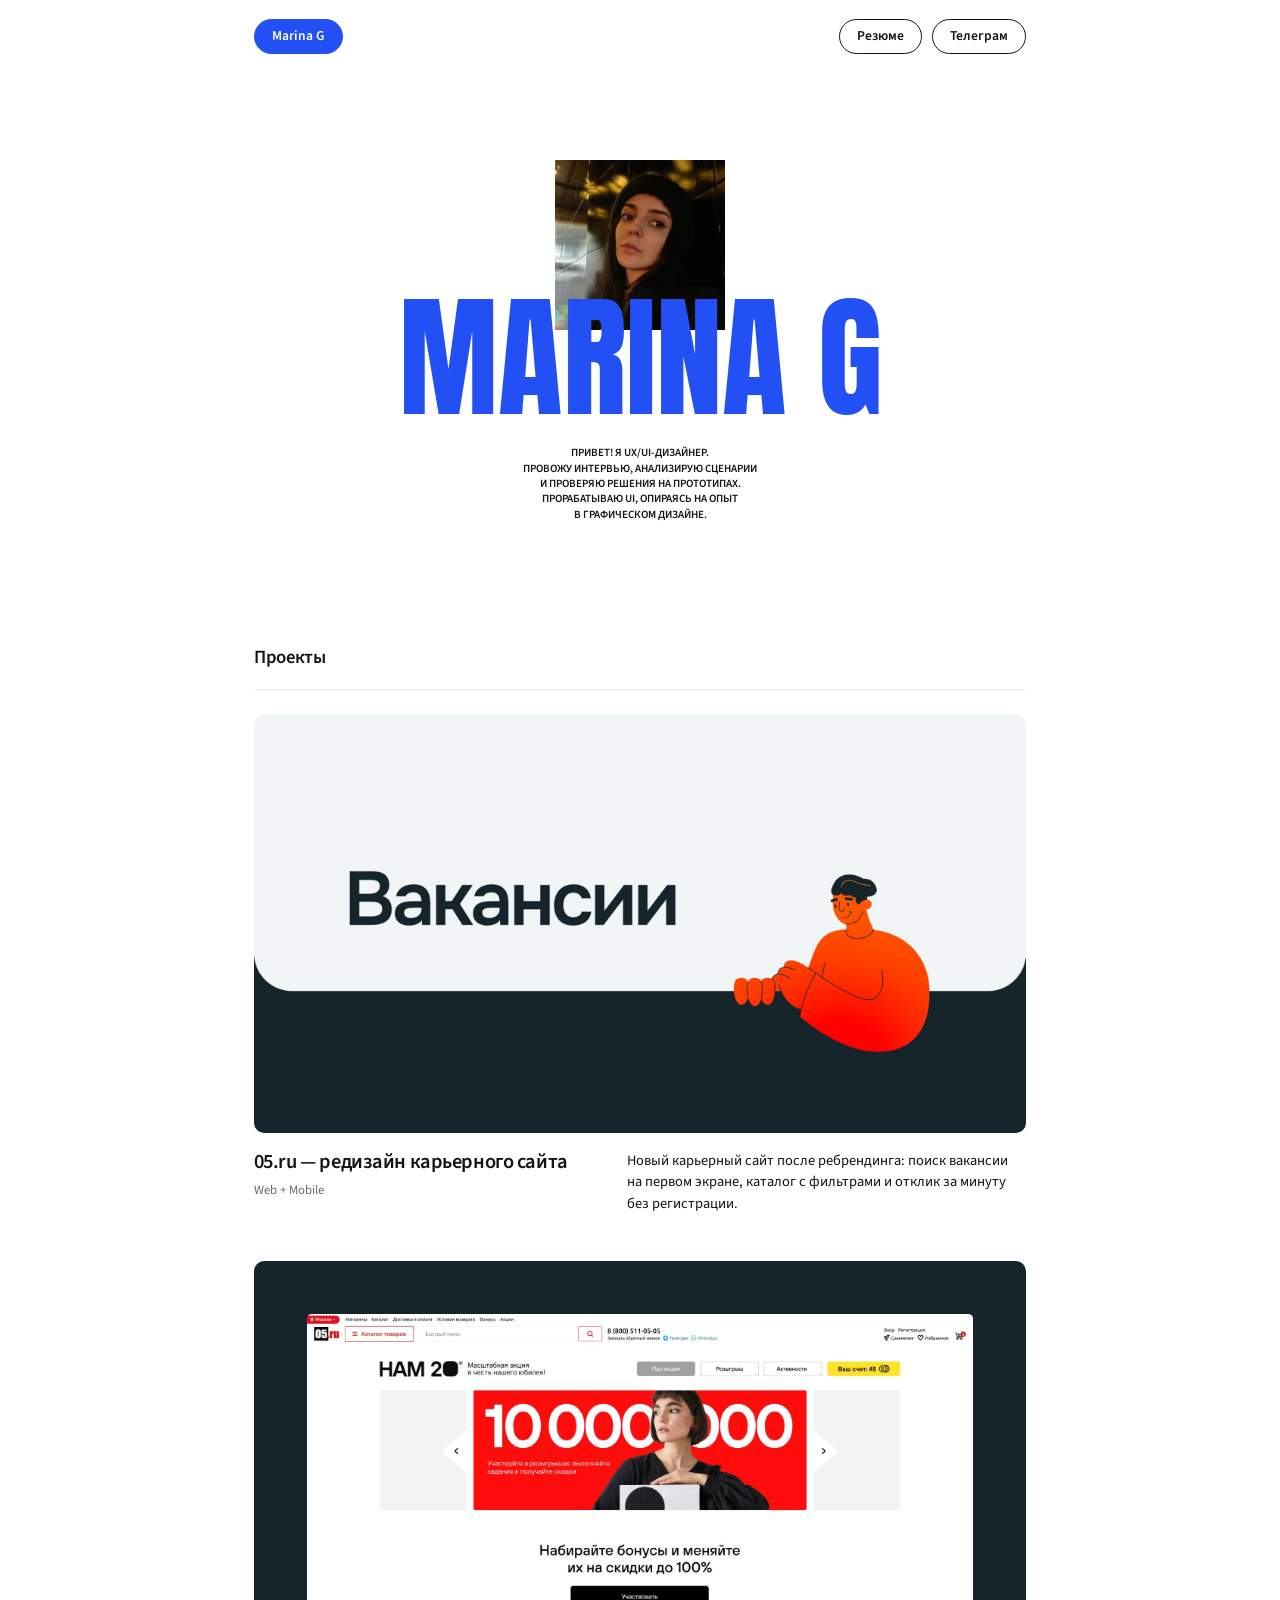
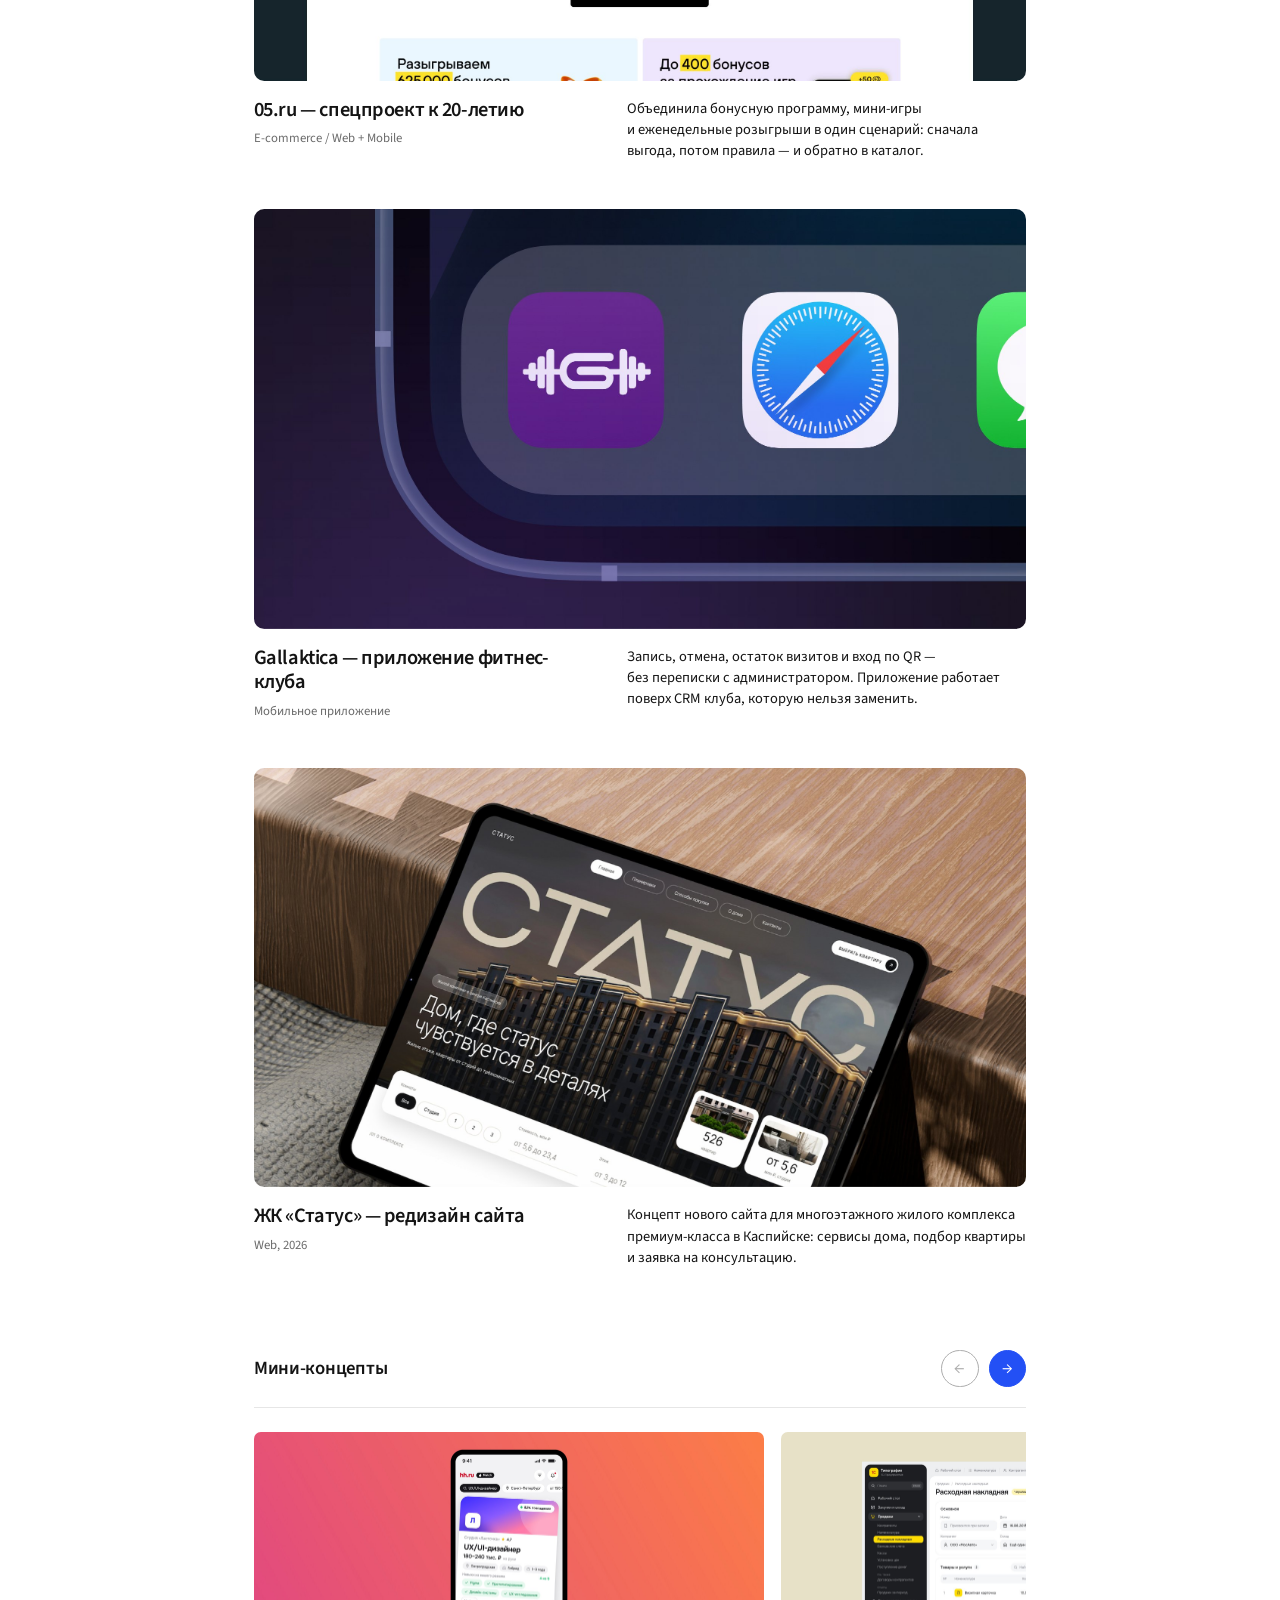
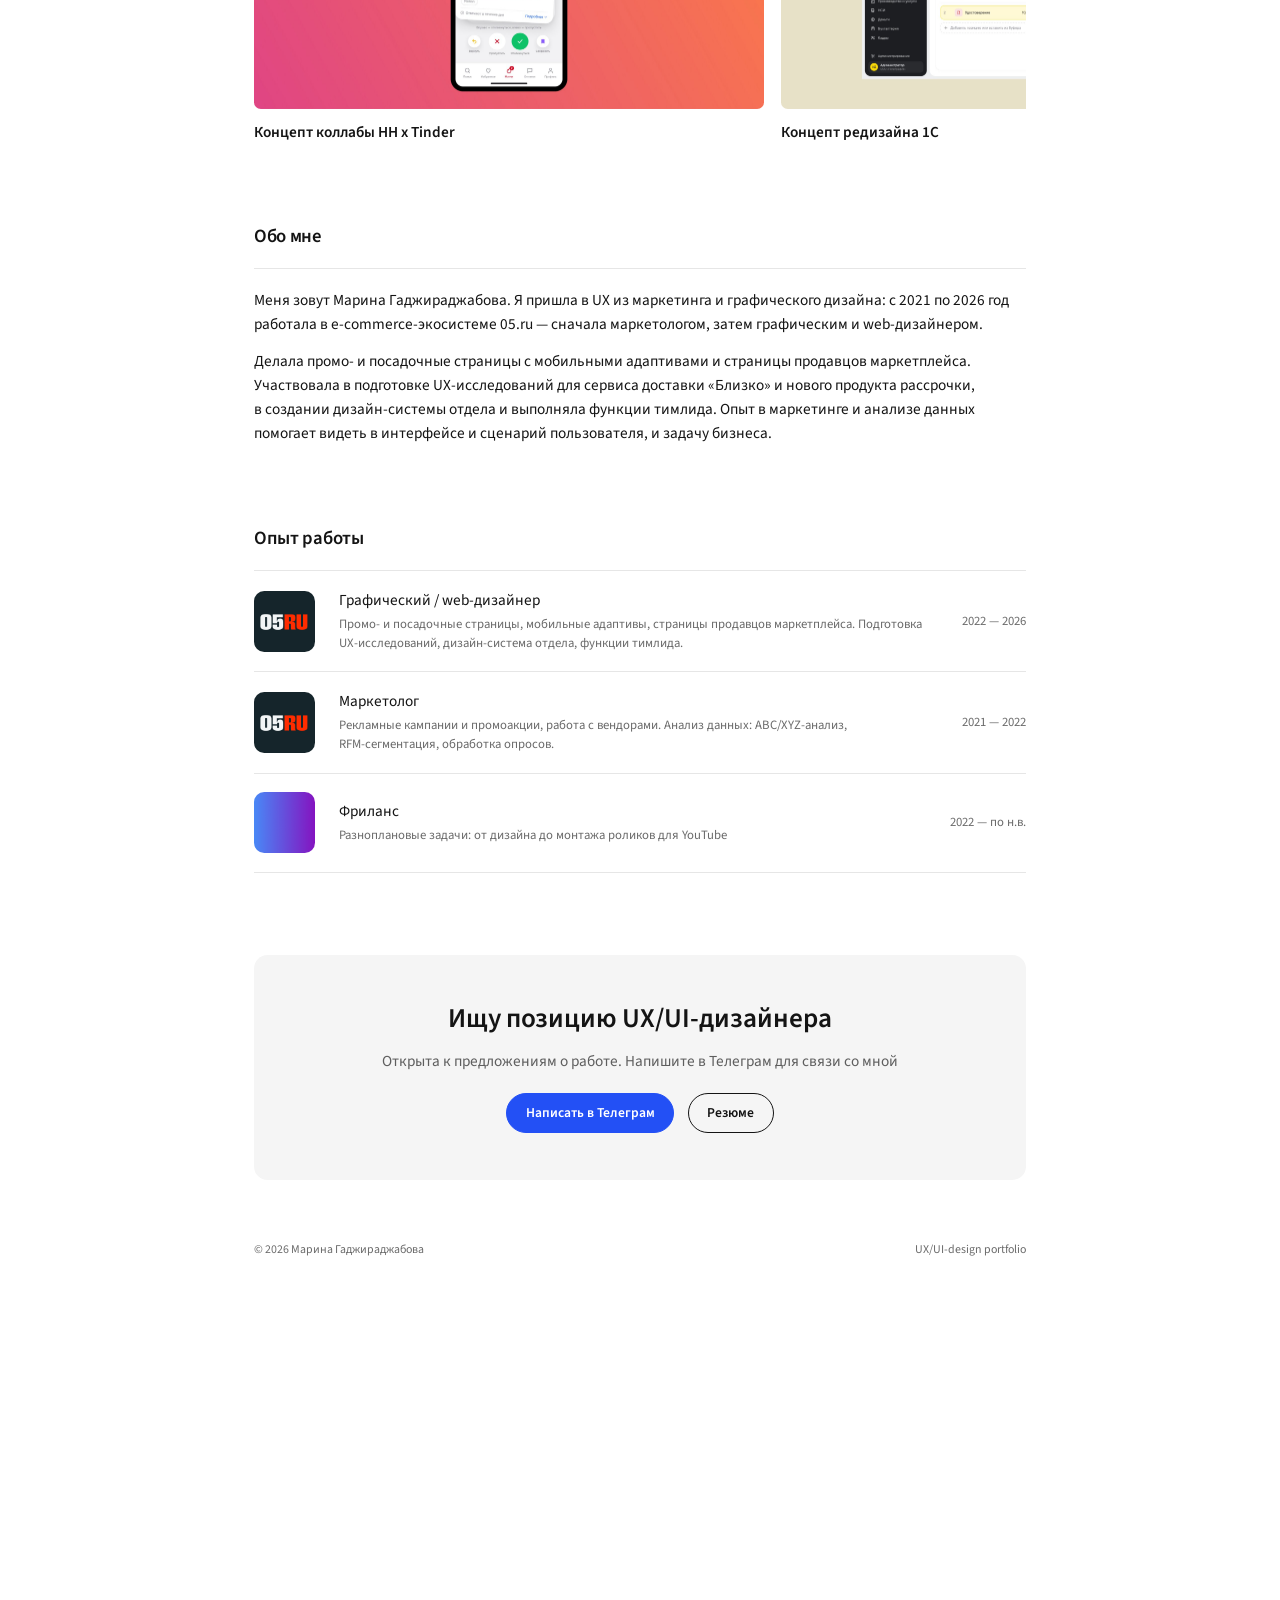
<file: index.html>
<!doctype html>
<html lang="ru">
<head>
<meta charset="utf-8">
<meta name="viewport" content="width=device-width, initial-scale=1">
<title>Марина Гаджираджабова — UX/UI-дизайнер</title>
<meta name="description" content="Портфолио UX/UI-дизайнера Марины Гаджираджабовой: редизайн карьерного сайта и спецпроект 05.ru, мобильное приложение фитнес-клуба и редизайн сайта ЖК «Статус».">
<link rel="canonical" href="https://hellomarina.ru/">
<meta property="og:type" content="website">
<meta property="og:title" content="Марина Гаджираджабова — UX/UI-дизайнер">
<meta property="og:description" content="Портфолио UX/UI-дизайнера Марины Гаджираджабовой: редизайн карьерного сайта и спецпроект 05.ru, мобильное приложение фитнес-клуба и редизайн сайта ЖК «Статус».">
<meta property="og:url" content="https://hellomarina.ru/">
<meta property="og:image" content="https://hellomarina.ru/img/cover-home-gallaktica.jpg">
<meta name="theme-color" content="#ffffff">
<link rel="icon" href="favicon.svg" type="image/svg+xml">
<link rel="preconnect" href="https://fonts.googleapis.com">
<link rel="preconnect" href="https://fonts.gstatic.com" crossorigin>
<link href="https://fonts.googleapis.com/css2?family=Anton&family=Source+Sans+3:wght@400;600;700&display=swap" rel="stylesheet">
<link rel="stylesheet" href="css/style.css">
<script src="js/site.js" defer></script>
<script src="js/lightbox.js" defer></script>
</head>
<body>
<a class="skip-link" href="#main">К содержимому</a>
<header class="site-header">
  <div class="container">
    <a class="logo" href="./" aria-label="Marina G — на главную">Marina G</a>
    <nav class="nav" aria-label="Основная навигация">
      <a href="https://drive.google.com/file/d/1amJtYeALXs5o37SQjydKWzFAjvZrSqd3/view?usp=sharing" target="_blank" rel="noopener">Резюме</a>
      <a class="nav-primary" href="https://t.me/marin_lrsn" target="_blank" rel="noopener">Телеграм</a>
    </nav>
  </div>
</header>

<main id="main">
  <section class="poster container" aria-label="Обо мне коротко">
    <img class="poster-photo" src="img/hero-photo.jpg" alt="Марина Гаджираджабова" width="680" height="780" fetchpriority="high">
    <h1 class="poster-name" aria-label="Марина Гаджираджабова, UX/UI-дизайнер">MARINA G</h1>
    <p class="poster-lead">Привет! Я UX/UI‑дизайнер.<br>Провожу интервью, анализирую сценарии<br>и проверяю решения на прототипах.<br>Прорабатываю UI, опираясь на опыт<br>в графическом дизайне.</p>
  </section>

  <section class="section container" id="projects" aria-labelledby="projects-title">
    <h2 class="section-title" id="projects-title">Проекты</h2>
    <div class="projects">
      <a class="project" href="careers-05ru.html">
        <div class="project-cover"><img src="img/cover-home-careers.jpg" alt="Обложка кейса: карьерный сайт 05.ru, раздел «Вакансии»" width="2040" height="1108" fetchpriority="high"></div>
        <div class="project-details">
          <div><h3 class="project-title">05.ru — редизайн карьерного сайта</h3><p class="project-tags">Web + Mobile</p></div>
          <p class="project-summary">Новый карьерный сайт после ребрендинга: поиск вакансии на первом экране, каталог с фильтрами и отклик за минуту без регистрации.</p>
        </div>
      </a>
      <a class="project" href="05ru.html">
        <div class="project-cover"><img src="img/cover-home-05ru.jpg" alt="Обложка кейса 05.ru: промостраница спецпроекта «НАМ 20»" width="2040" height="1108" loading="lazy" decoding="async"></div>
        <div class="project-details">
          <div><h3 class="project-title">05.ru — спецпроект к 20‑летию</h3><p class="project-tags">E-commerce / Web + Mobile</p></div>
          <p class="project-summary">Объединила бонусную программу, мини‑игры и еженедельные розыгрыши в один сценарий: сначала выгода, потом правила — и обратно в каталог.</p>
        </div>
      </a>
      <a class="project" href="gallaktica.html">
        <div class="project-cover"><img src="img/cover-home-gallaktica.jpg" alt="Обложка кейса Gallaktica: мобильное приложение фитнес-клуба на экране iPhone" width="2040" height="1108" loading="lazy" decoding="async"></div>
        <div class="project-details">
          <div><h3 class="project-title">Gallaktica — приложение фитнес-клуба</h3><p class="project-tags">Мобильное приложение</p></div>
          <p class="project-summary">Запись, отмена, остаток визитов и вход по QR — без переписки с администратором. Приложение работает поверх CRM клуба, которую нельзя заменить.</p>
        </div>
      </a>
      <a class="project" href="status.html">
        <div class="project-cover"><img src="img/cover-home-status.jpg" alt="Обложка кейса ЖК «Статус»: концепт сайта жилого комплекса" width="2040" height="1108" loading="lazy" decoding="async"></div>
        <div class="project-details">
          <div><h3 class="project-title">ЖК «Статус» — редизайн сайта</h3><p class="project-tags">Web, 2026</p></div>
          <p class="project-summary">Концепт нового сайта для многоэтажного жилого комплекса премиум‑класса в Каспийске: сервисы дома, подбор квартиры и заявка на консультацию.</p>
        </div>
      </a>
    </div>
  </section>

  <section class="section container concepts" aria-labelledby="concepts-title">
    <div class="section-head">
      <h2 class="section-title" id="concepts-title">Мини‑концепты</h2>
      <div class="carousel-nav">
        <button class="carousel-btn" type="button" data-dir="-1" aria-label="Предыдущий концепт" disabled>←</button>
        <button class="carousel-btn" type="button" data-dir="1" aria-label="Следующий концепт">→</button>
      </div>
    </div>
    <div class="concepts-track" tabindex="0" role="region" aria-label="Мини‑концепты, листаются вбок">
      <figure class="concept"><img src="img/concept-hh.jpg" alt="Концепт коллабы HH х Tinder" width="2040" height="1109" loading="lazy" decoding="async"><figcaption class="concept-title">Концепт коллабы HH х Tinder</figcaption></figure>
      <figure class="concept"><img src="img/concept-1c.jpg" alt="Концепт редизайна 1С" width="2040" height="1109" loading="lazy" decoding="async"><figcaption class="concept-title">Концепт редизайна 1С</figcaption></figure>
      <figure class="concept"><img src="img/concept-selfcare.jpg" alt="Концепт приложения self-care" width="2040" height="1109" loading="lazy" decoding="async"><figcaption class="concept-title">Концепт приложения self-care</figcaption></figure>
      <figure class="concept"><img src="img/concept-life-guide.gif" alt="Концепт «Инструкция жизни»" width="2040" height="1109" loading="lazy" decoding="async"><figcaption class="concept-title">Концепт «Инструкция жизни»</figcaption></figure>
    </div>
  </section>

  <section class="section container" aria-labelledby="about-title">
    <h2 class="section-title" id="about-title">Обо мне</h2>
    <div class="about-text">
      <p>Меня зовут Марина Гаджираджабова. Я пришла в UX из маркетинга и графического дизайна: с 2021 по 2026 год работала в e‑commerce‑экосистеме 05.ru — сначала маркетологом, затем графическим и web‑дизайнером.</p>
      <p>Делала промо- и посадочные страницы с мобильными адаптивами и страницы продавцов маркетплейса. Участвовала в подготовке UX‑исследований для сервиса доставки «Близко» и нового продукта рассрочки, в создании дизайн‑системы отдела и выполняла функции тимлида. Опыт в маркетинге и анализе данных помогает видеть в интерфейсе и сценарий пользователя, и задачу бизнеса.</p>
    </div>
  </section>

  <section class="section container" aria-labelledby="exp-title">
    <h2 class="section-title" id="exp-title">Опыт работы</h2>
    <ul class="experience">
      <li class="job">
        <img class="job-logo" src="img/logo-05ru.png" alt="Логотип 05.ru" width="192" height="192" loading="lazy" decoding="async">
        <div><p class="job-role">Графический / web-дизайнер</p><p class="job-period-inline">2022 — 2026</p><p class="job-desc">Промо- и посадочные страницы, мобильные адаптивы, страницы продавцов маркетплейса. Подготовка UX‑исследований, дизайн‑система отдела, функции тимлида.</p></div>
        <p class="job-period">2022 — 2026</p>
      </li>
      <li class="job">
        <img class="job-logo" src="img/logo-05ru.png" alt="Логотип 05.ru" width="192" height="192" loading="lazy" decoding="async">
        <div><p class="job-role">Маркетолог</p><p class="job-period-inline">2021 — 2022</p><p class="job-desc">Рекламные кампании и промоакции, работа с вендорами. Анализ данных: ABC/XYZ‑анализ, RFM‑сегментация, обработка опросов.</p></div>
        <p class="job-period">2021 — 2022</p>
      </li>
      <li class="job">
        <img class="job-logo" src="img/logo-freelance.png" alt="" width="192" height="192" loading="lazy" decoding="async">
        <div><p class="job-role">Фриланс</p><p class="job-period-inline">2022 — по н.в.</p><p class="job-desc">Разноплановые задачи: от дизайна до монтажа роликов для YouTube</p></div>
        <p class="job-period">2022 — по н.в.</p>
      </li>
    </ul>
  </section>
</main>
<footer class="site-footer">
  <div class="container">
    <div class="cta">
      <h2 class="cta-title">Ищу позицию UX/UI-дизайнера</h2>
      <p class="cta-text">Открыта к предложениям о работе. Напишите в Телеграм для связи со мной</p>
      <div class="buttons">
        <a class="btn btn-primary" href="https://t.me/marin_lrsn" target="_blank" rel="noopener">Написать в Телеграм</a>
        <a class="btn" href="https://drive.google.com/file/d/1amJtYeALXs5o37SQjydKWzFAjvZrSqd3/view?usp=sharing" target="_blank" rel="noopener">Резюме</a>
      </div>
    </div>
  <div class="legal"><span>© 2026 Марина Гаджираджабова</span><span>UX/UI‑design portfolio</span></div>
  </div>
</footer>
</body>
</html>
</file>
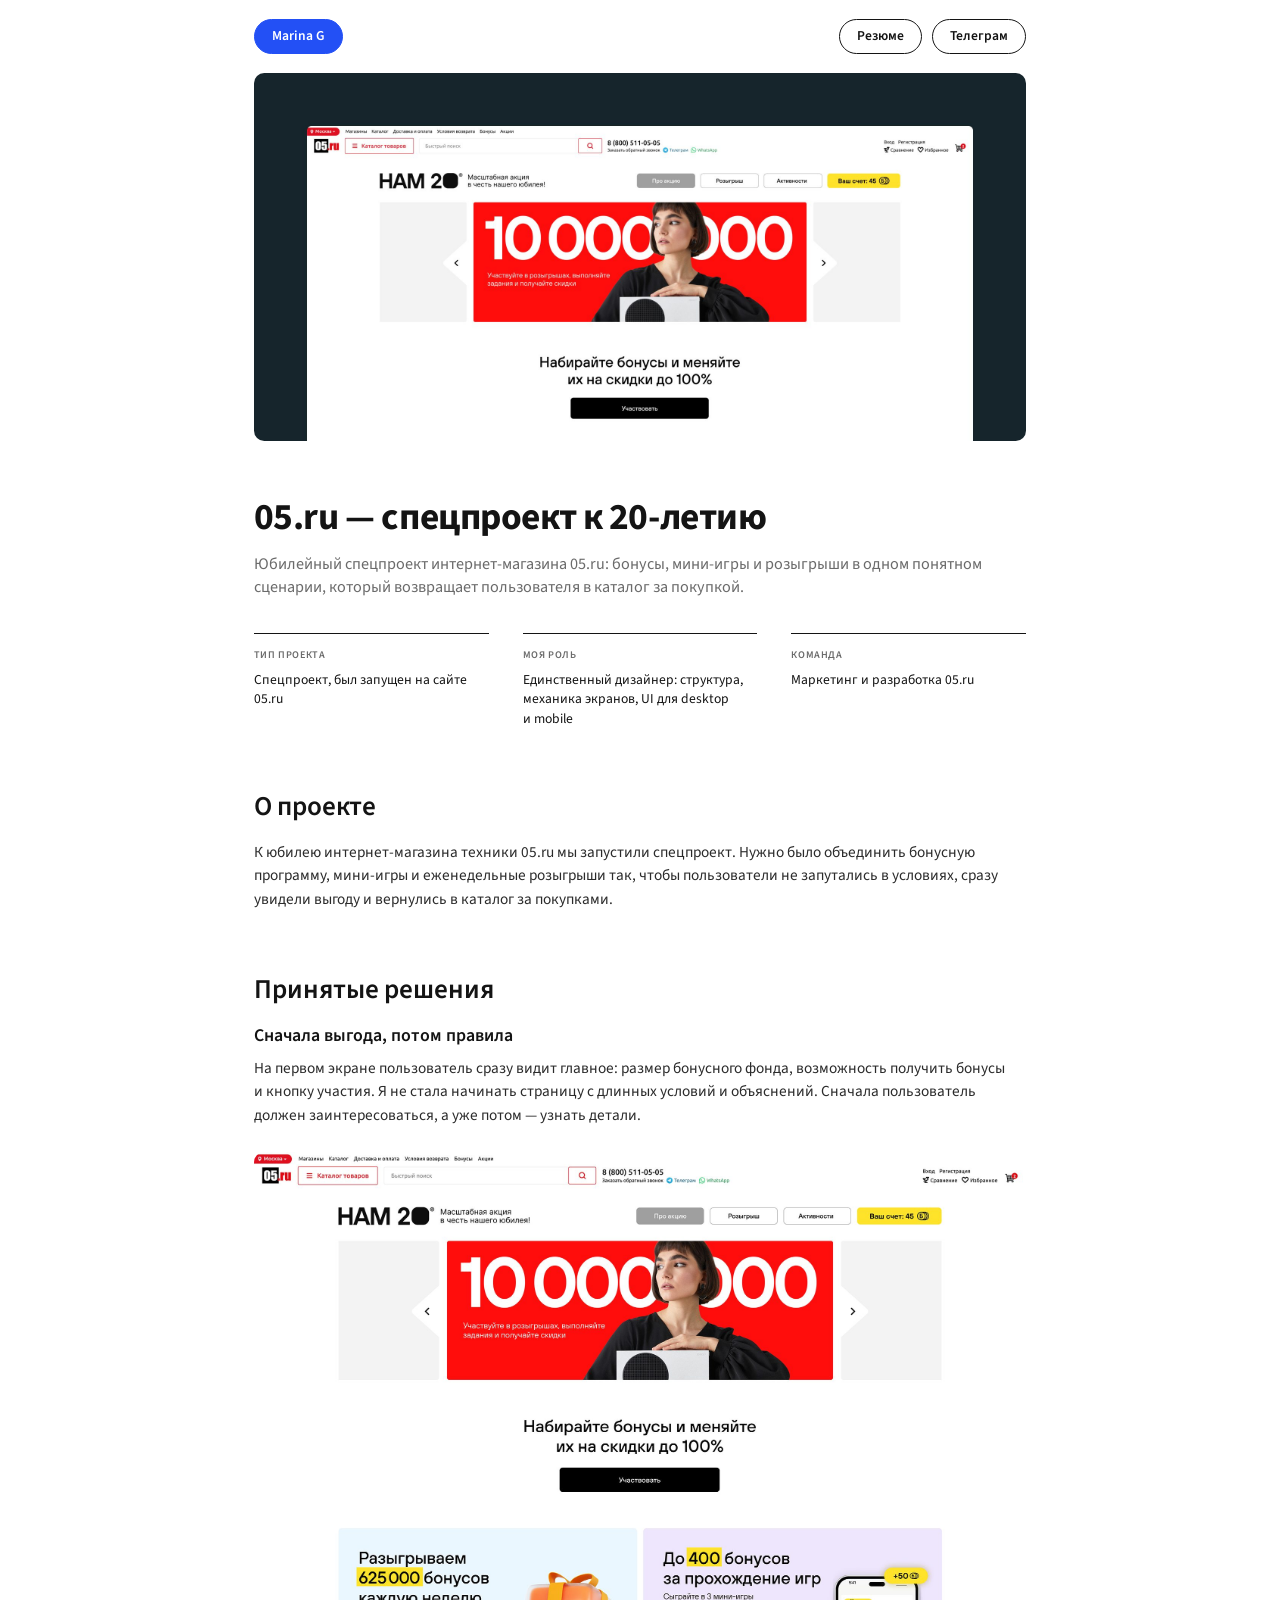
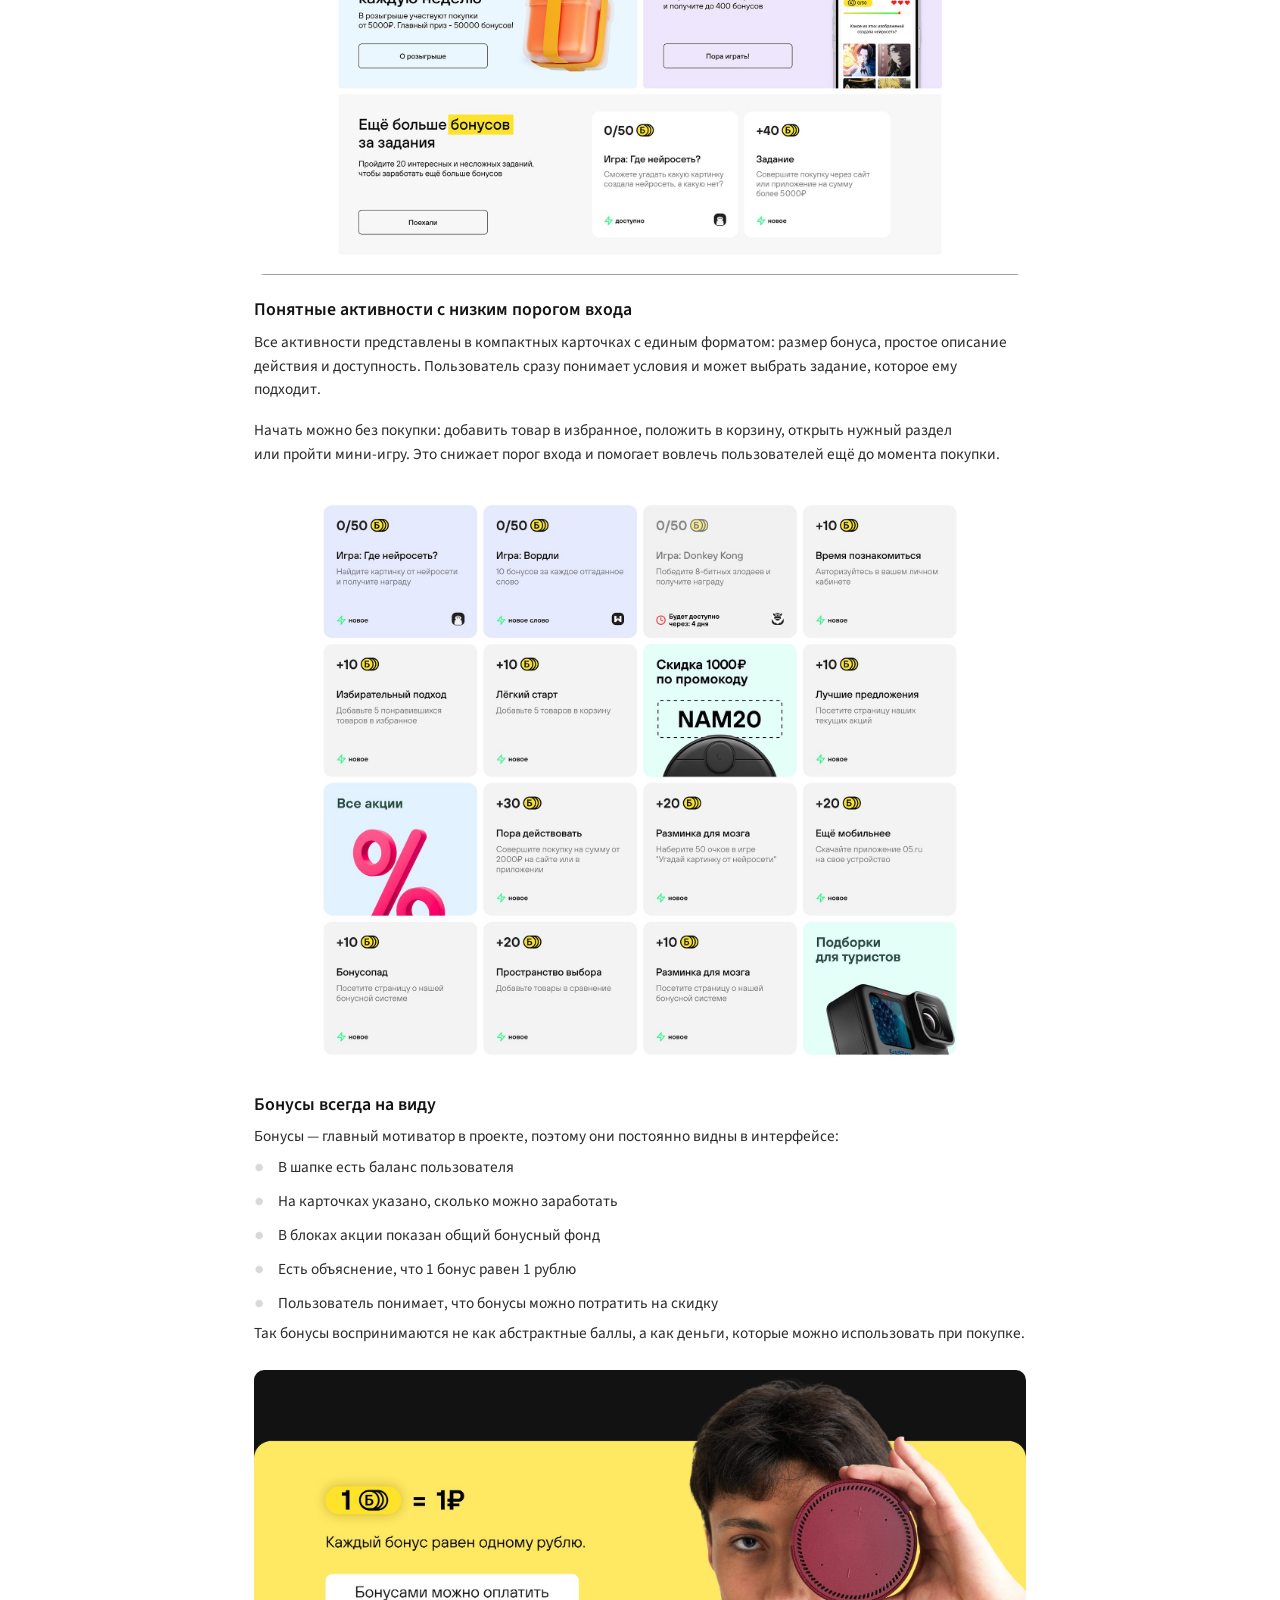
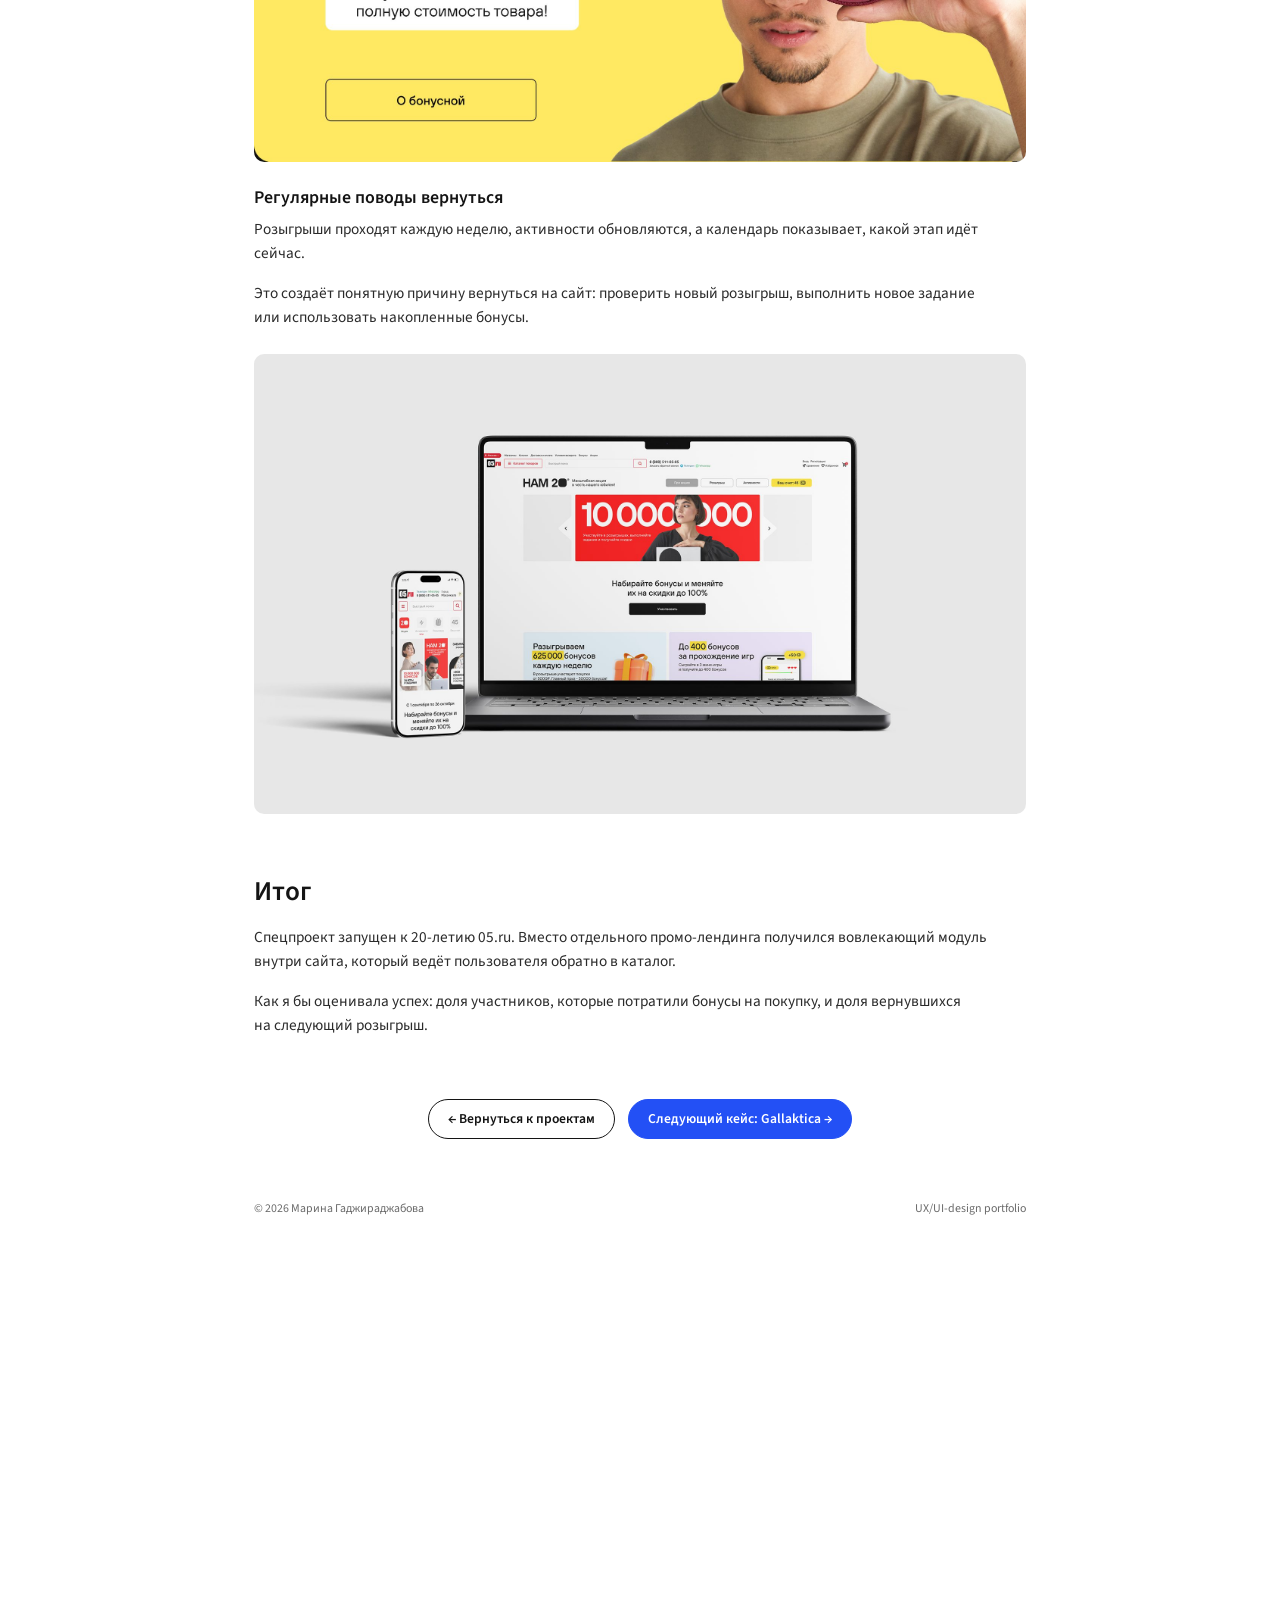
<file: 05ru.html>
<!doctype html>
<html lang="ru">
<head>
<meta charset="utf-8">
<meta name="viewport" content="width=device-width, initial-scale=1">
<title>05.ru — спецпроект к 20‑летию — кейс Марины Гаджираджабовой</title>
<meta name="description" content="Кейс UX/UI: юбилейный спецпроект интернет-магазина 05.ru — бонусы, мини-игры и розыгрыши в одном сценарии.">
<link rel="canonical" href="https://hellomarina.ru/05ru.html">
<meta property="og:type" content="website">
<meta property="og:title" content="05.ru — спецпроект к 20‑летию — кейс Марины Гаджираджабовой">
<meta property="og:description" content="Кейс UX/UI: юбилейный спецпроект интернет-магазина 05.ru — бонусы, мини-игры и розыгрыши в одном сценарии.">
<meta property="og:url" content="https://hellomarina.ru/05ru.html">
<meta property="og:image" content="https://hellomarina.ru/img/05ru-cover.jpg">
<meta name="theme-color" content="#ffffff">
<link rel="icon" href="favicon.svg" type="image/svg+xml">
<link rel="preconnect" href="https://fonts.googleapis.com">
<link rel="preconnect" href="https://fonts.gstatic.com" crossorigin>
<link href="https://fonts.googleapis.com/css2?family=Anton&family=Source+Sans+3:wght@400;600;700&display=swap" rel="stylesheet">
<link rel="stylesheet" href="css/style.css">
<script src="js/site.js" defer></script>
<script src="js/lightbox.js" defer></script>
</head>
<body>
<a class="skip-link" href="#main">К содержимому</a>
<header class="site-header">
  <div class="container">
    <a class="logo" href="./" aria-label="Marina G — на главную">Marina G</a>
    <nav class="nav" aria-label="Основная навигация">
      <a href="https://drive.google.com/file/d/1amJtYeALXs5o37SQjydKWzFAjvZrSqd3/view?usp=sharing" target="_blank" rel="noopener">Резюме</a>
      <a class="nav-primary" href="https://t.me/marin_lrsn" target="_blank" rel="noopener">Телеграм</a>
    </nav>
  </div>
</header>

<main id="main" class="container">
  <div class="case-cover"><img src="img/05ru-cover.jpg" alt="Промостраница спецпроекта 05.ru «НАМ 20»" width="2040" height="972" fetchpriority="high"></div>
  <header class="case-head">
    <h1 class="case-title">05.ru — спецпроект к 20‑летию</h1>
    <p class="case-lead">Юбилейный спецпроект интернет‑магазина 05.ru: бонусы, мини‑игры и розыгрыши в одном понятном сценарии, который возвращает пользователя в каталог за покупкой.</p>
  </header>
  <div class="summary"><div class="card"><p class="summary-label">Тип проекта</p><p class="summary-value">Спецпроект, был запущен на сайте 05.ru</p></div><div class="card"><p class="summary-label">Моя роль</p><p class="summary-value">Единственный дизайнер: структура, механика экранов, UI для desktop и mobile</p></div><div class="card"><p class="summary-label">Команда</p><p class="summary-value">Маркетинг и разработка 05.ru</p></div></div>
  <section class="block"><h2 class="h2">О проекте</h2><div class="prose"><p>К юбилею интернет‑магазина техники 05.ru мы запустили спецпроект. Нужно было объединить бонусную программу, мини‑игры и еженедельные розыгрыши так, чтобы пользователи не запутались в условиях, сразу увидели выгоду и вернулись в каталог за покупками.</p></div></section><section class="block"><h2 class="h2">Принятые решения</h2><section class=""><h3 class="h3">Сначала выгода, потом правила</h3><div class="prose"><p>На первом экране пользователь сразу видит главное: размер бонусного фонда, возможность получить бонусы и кнопку участия. Я не стала начинать страницу с длинных условий и объяснений. Сначала пользователь должен заинтересоваться, а уже потом — узнать детали.</p></div></section><figure class="figure"><img src="img/05ru-desktop.jpg" alt="Первый экран спецпроекта 05.ru: бонусный фонд и кнопка участия" width="2040" height="1908" loading="lazy" decoding="async"></figure></section><section class="block-sm"><h3 class="h3">Понятные активности с низким порогом входа</h3><div class="prose"><p>Все активности представлены в компактных карточках с единым форматом: размер бонуса, простое описание действия и доступность. Пользователь сразу понимает условия и может выбрать задание, которое ему подходит.</p><p>Начать можно без покупки: добавить товар в избранное, положить в корзину, открыть нужный раздел или пройти мини‑игру. Это снижает порог входа и помогает вовлечь пользователей ещё до момента покупки.</p></div></section><figure class="figure"><img src="img/05ru-activities.jpg" alt="Сетка карточек с заданиями и размером бонуса" width="2040" height="1528" loading="lazy" decoding="async"></figure><section class="block-sm"><h3 class="h3">Бонусы всегда на виду</h3><div class="prose"><p>Бонусы — главный мотиватор в проекте, поэтому они постоянно видны в интерфейсе:</p></div><ul class="bullets"><li><img src="img/05ru-bonus-icon.png" alt="" width="15" height="15"><span>В шапке есть баланс пользователя</span></li><li><img src="img/05ru-bonus-icon.png" alt="" width="15" height="15"><span>На карточках указано, сколько можно заработать</span></li><li><img src="img/05ru-bonus-icon.png" alt="" width="15" height="15"><span>В блоках акции показан общий бонусный фонд</span></li><li><img src="img/05ru-bonus-icon.png" alt="" width="15" height="15"><span>Есть объяснение, что 1 бонус равен 1 рублю</span></li><li><img src="img/05ru-bonus-icon.png" alt="" width="15" height="15"><span>Пользователь понимает, что бонусы можно потратить на скидку</span></li></ul><div class="prose"><p>Так бонусы воспринимаются не как абстрактные баллы, а как деньги, которые можно использовать при покупке.</p></div></section><figure class="figure"><img src="img/05ru-banner.jpg" alt="Баннер «1 бонус = 1 ₽»: бонусами можно оплатить полную стоимость товара" width="2040" height="1034" loading="lazy" decoding="async"></figure><section class="block-sm"><h3 class="h3">Регулярные поводы вернуться</h3><div class="prose"><p>Розыгрыши проходят каждую неделю, активности обновляются, а календарь показывает, какой этап идёт сейчас.</p><p>Это создаёт понятную причину вернуться на сайт: проверить новый розыгрыш, выполнить новое задание или использовать накопленные бонусы.</p></div></section><figure class="figure"><img src="img/05ru-mockup.jpg" alt="Спецпроект 05.ru на ноутбуке и смартфоне" width="2040" height="1214" loading="lazy" decoding="async"></figure><section class="block"><h2 class="h2">Итог</h2><div class="prose"><p>Спецпроект запущен к 20‑летию 05.ru. Вместо отдельного промо‑лендинга получился вовлекающий модуль внутри сайта, который ведёт пользователя обратно в каталог.</p><p>Как я бы оценивала успех: доля участников, которые потратили бонусы на покупку, и доля вернувшихся на следующий розыгрыш.</p></div></section>
</main>
<footer class="case-footer">
  <div class="container">
    <nav class="case-nav" aria-label="Навигация по кейсам">
      <a class="btn" href="./#projects">← Вернуться к проектам</a>
      <a class="btn btn-primary" href="gallaktica.html">Следующий кейс: Gallaktica →</a>
    </nav>
  <div class="legal"><span>© 2026 Марина Гаджираджабова</span><span>UX/UI‑design portfolio</span></div>
  </div>
</footer>
</body>
</html>
</file>
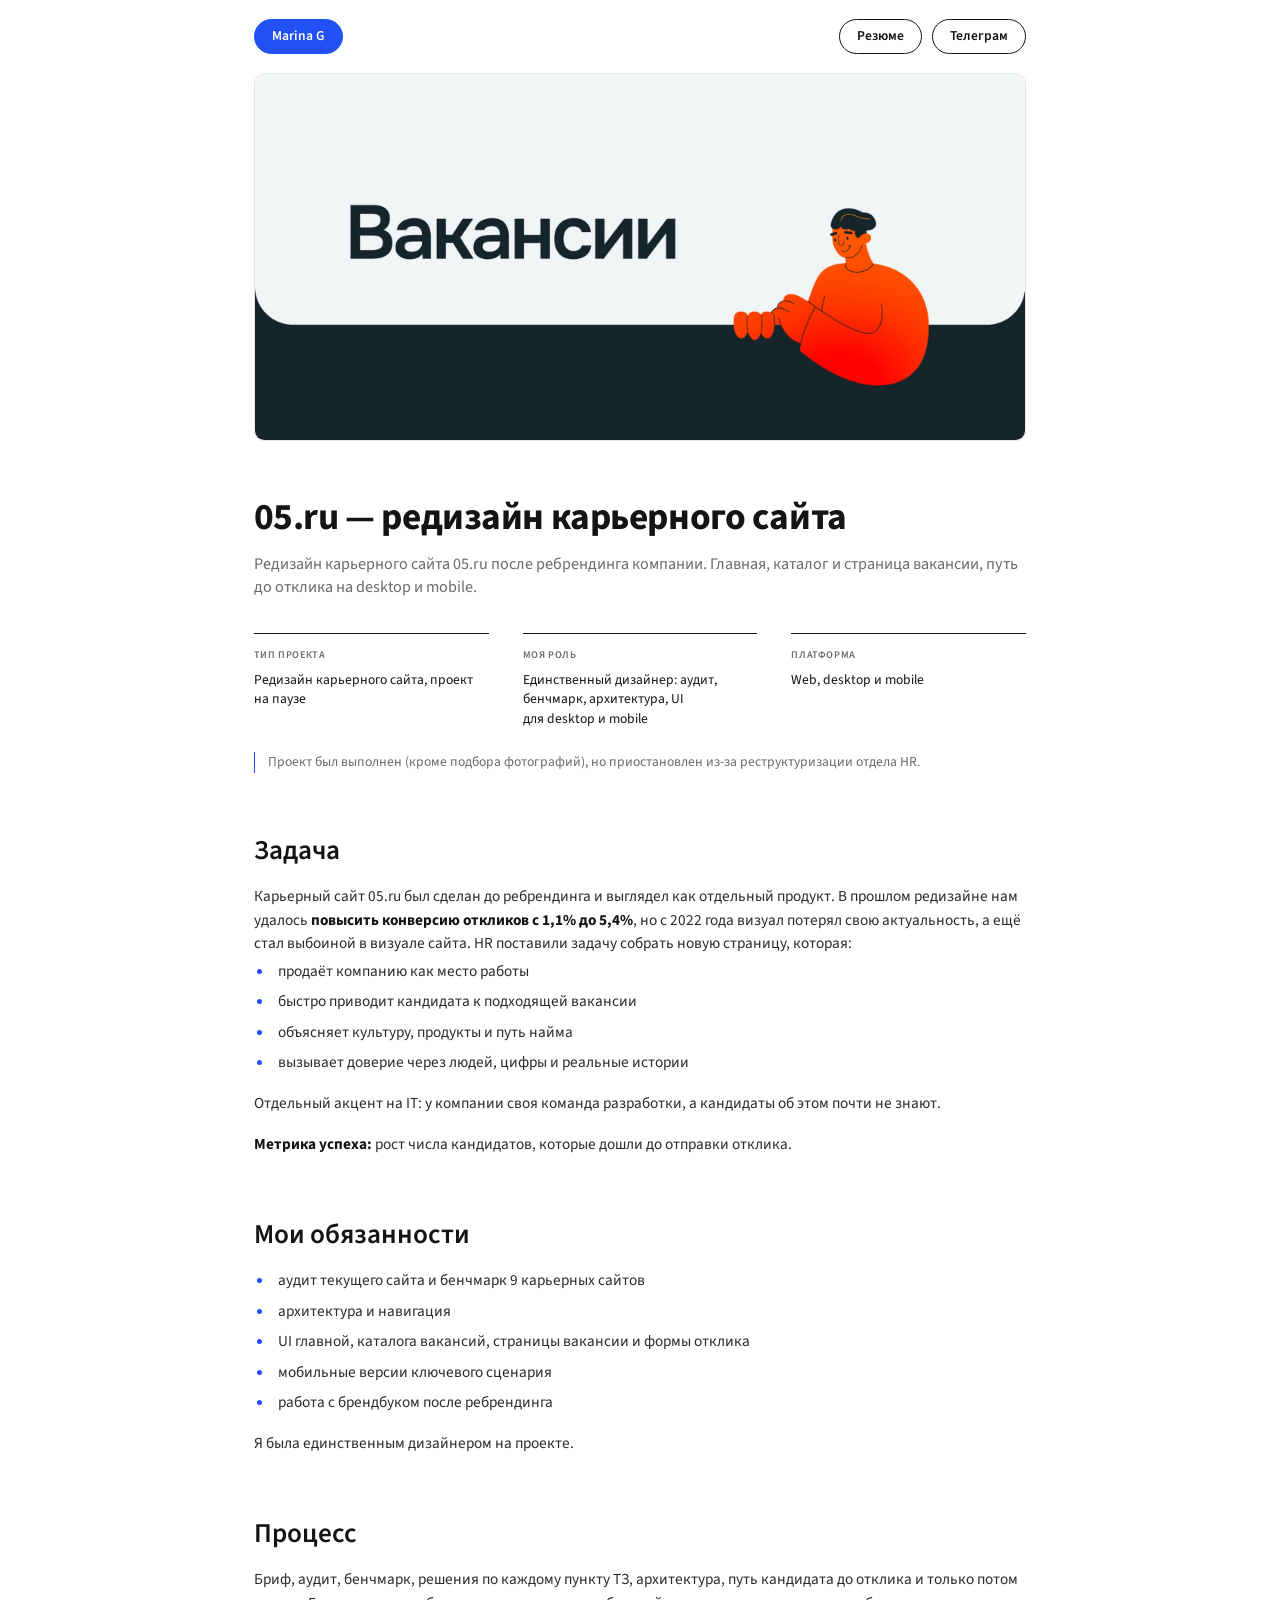
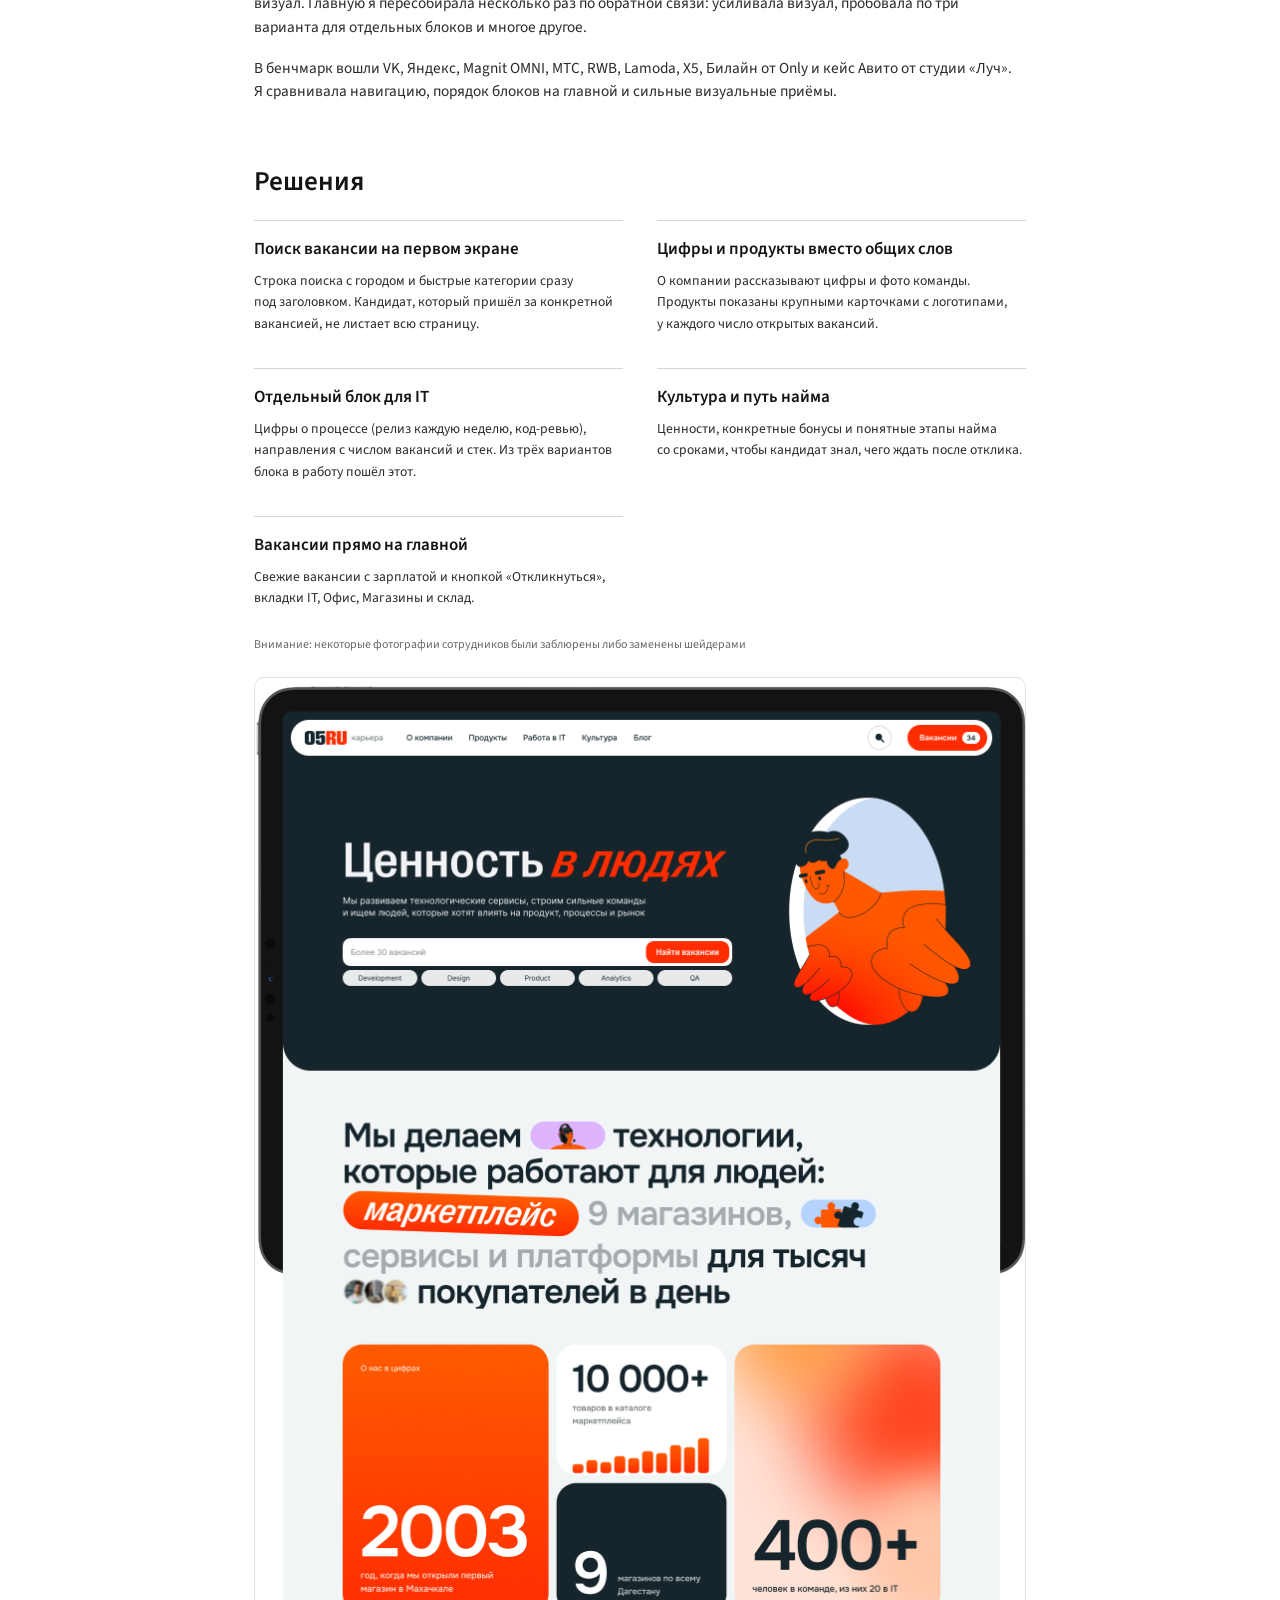
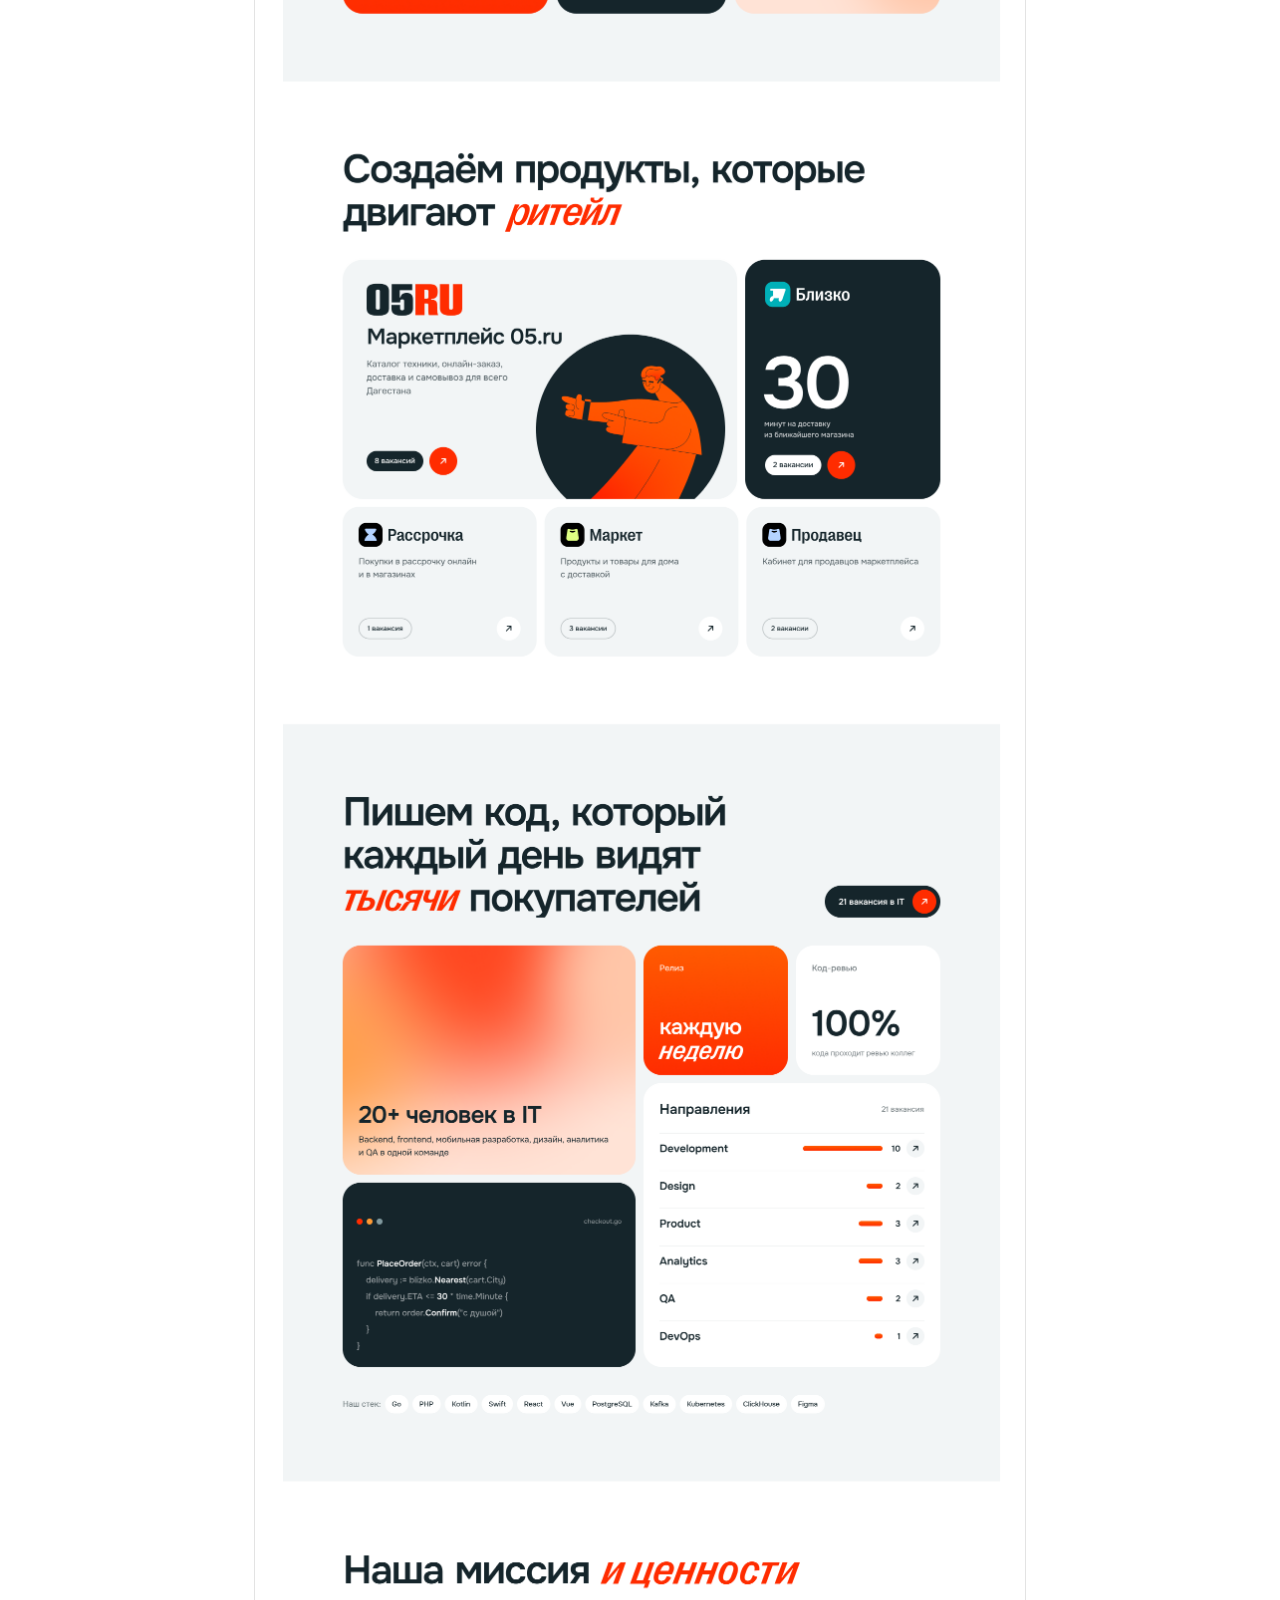
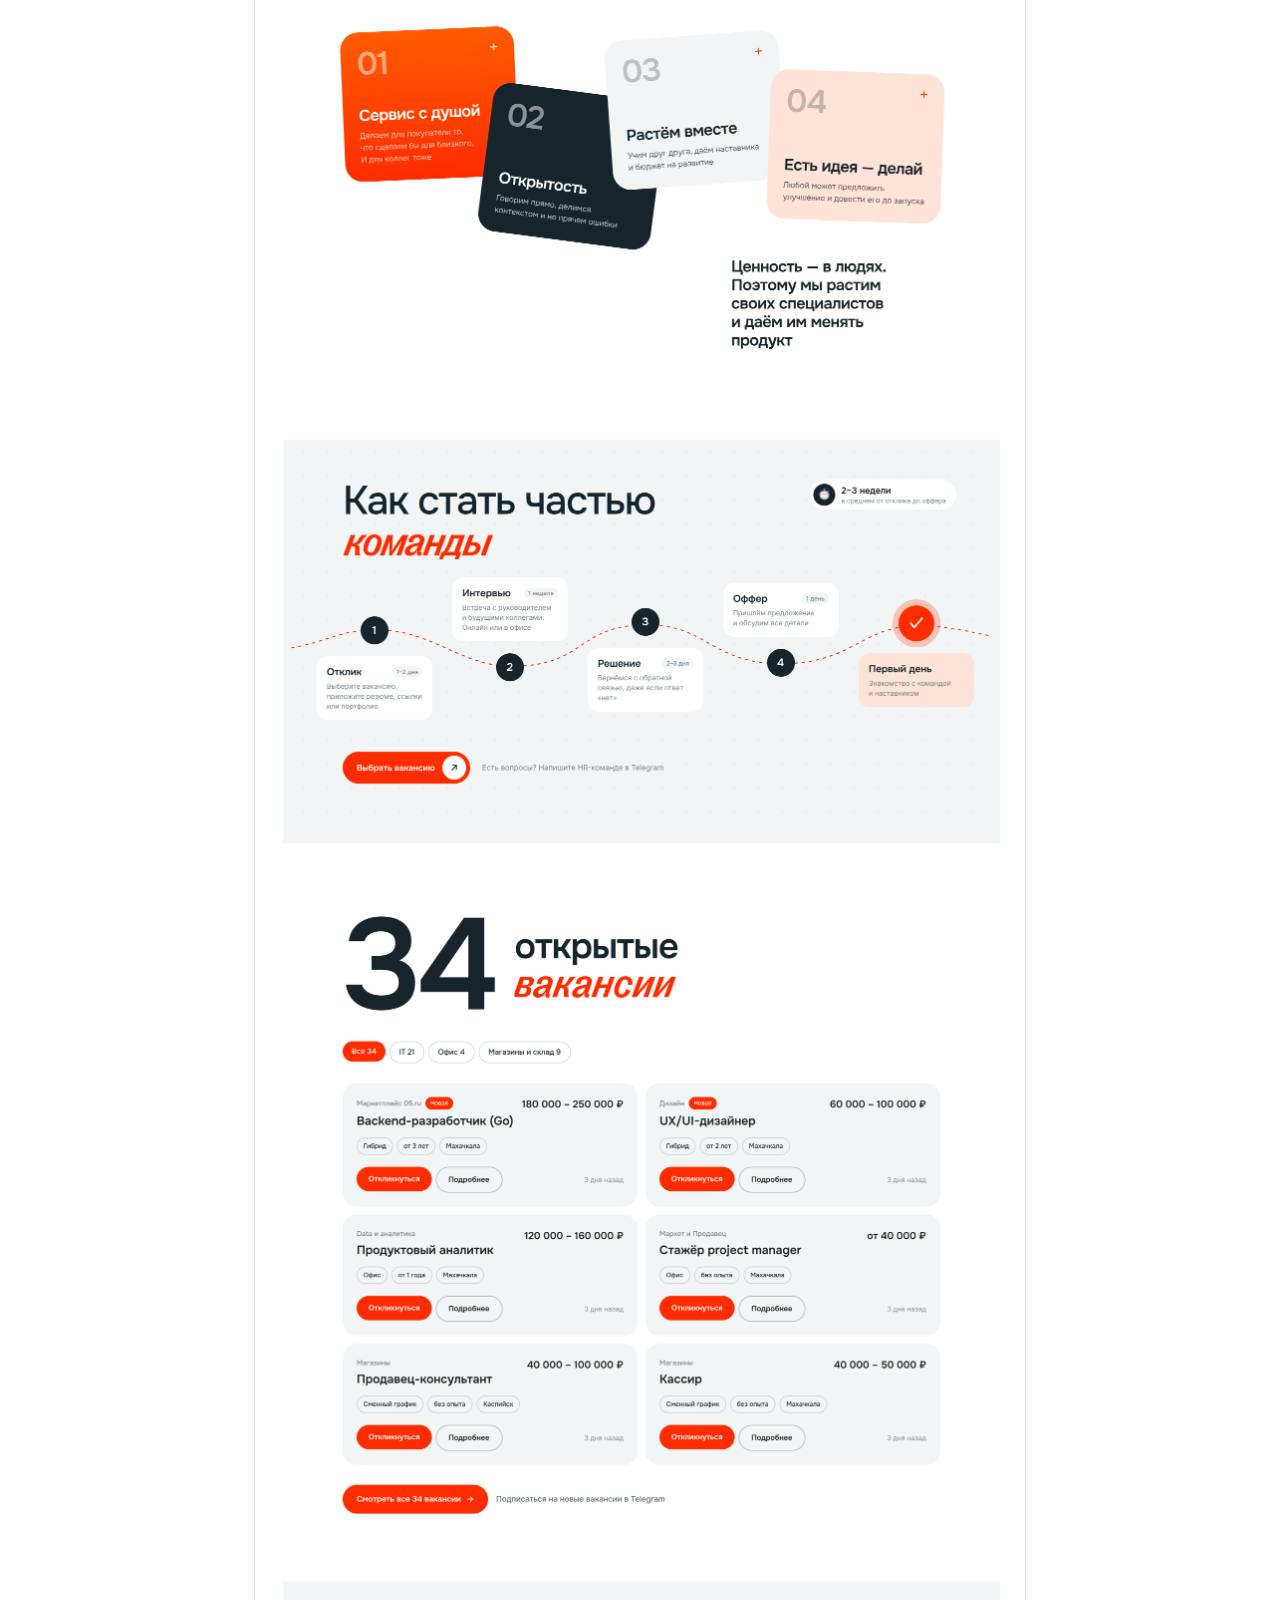
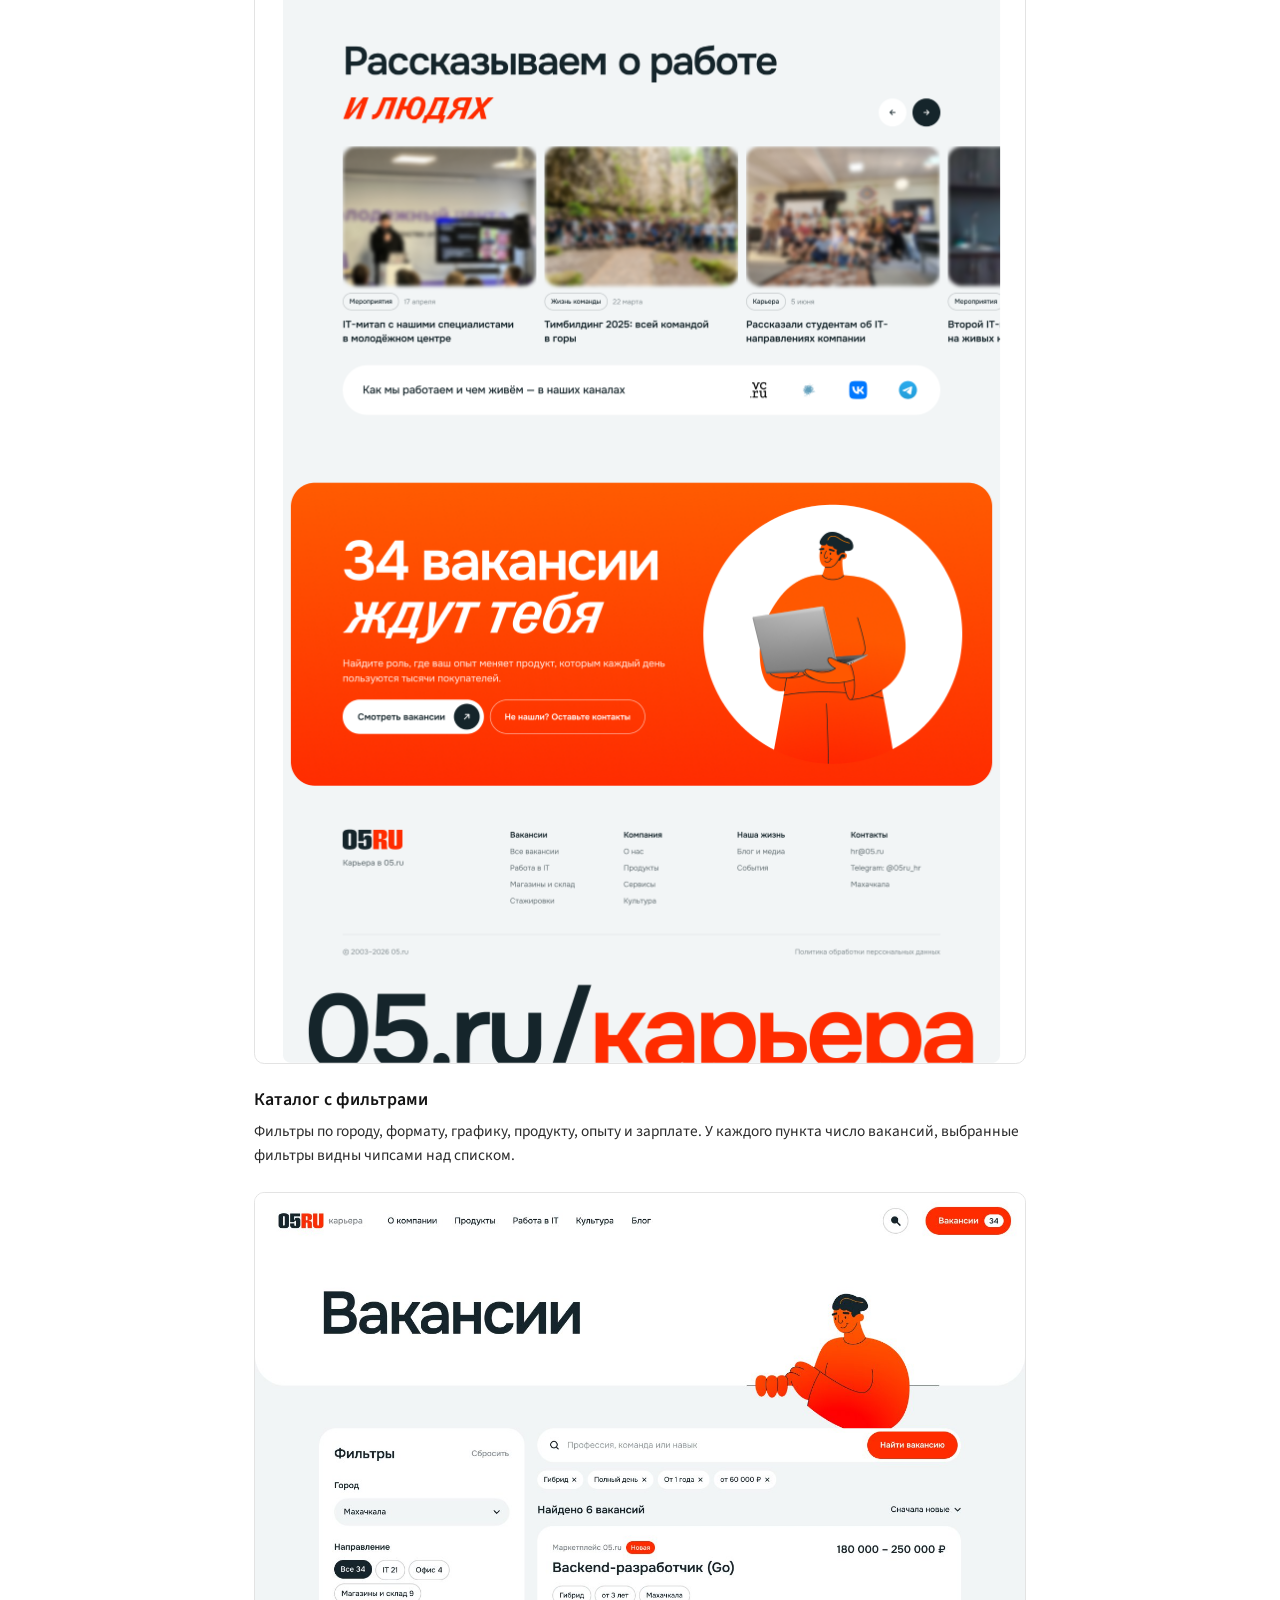
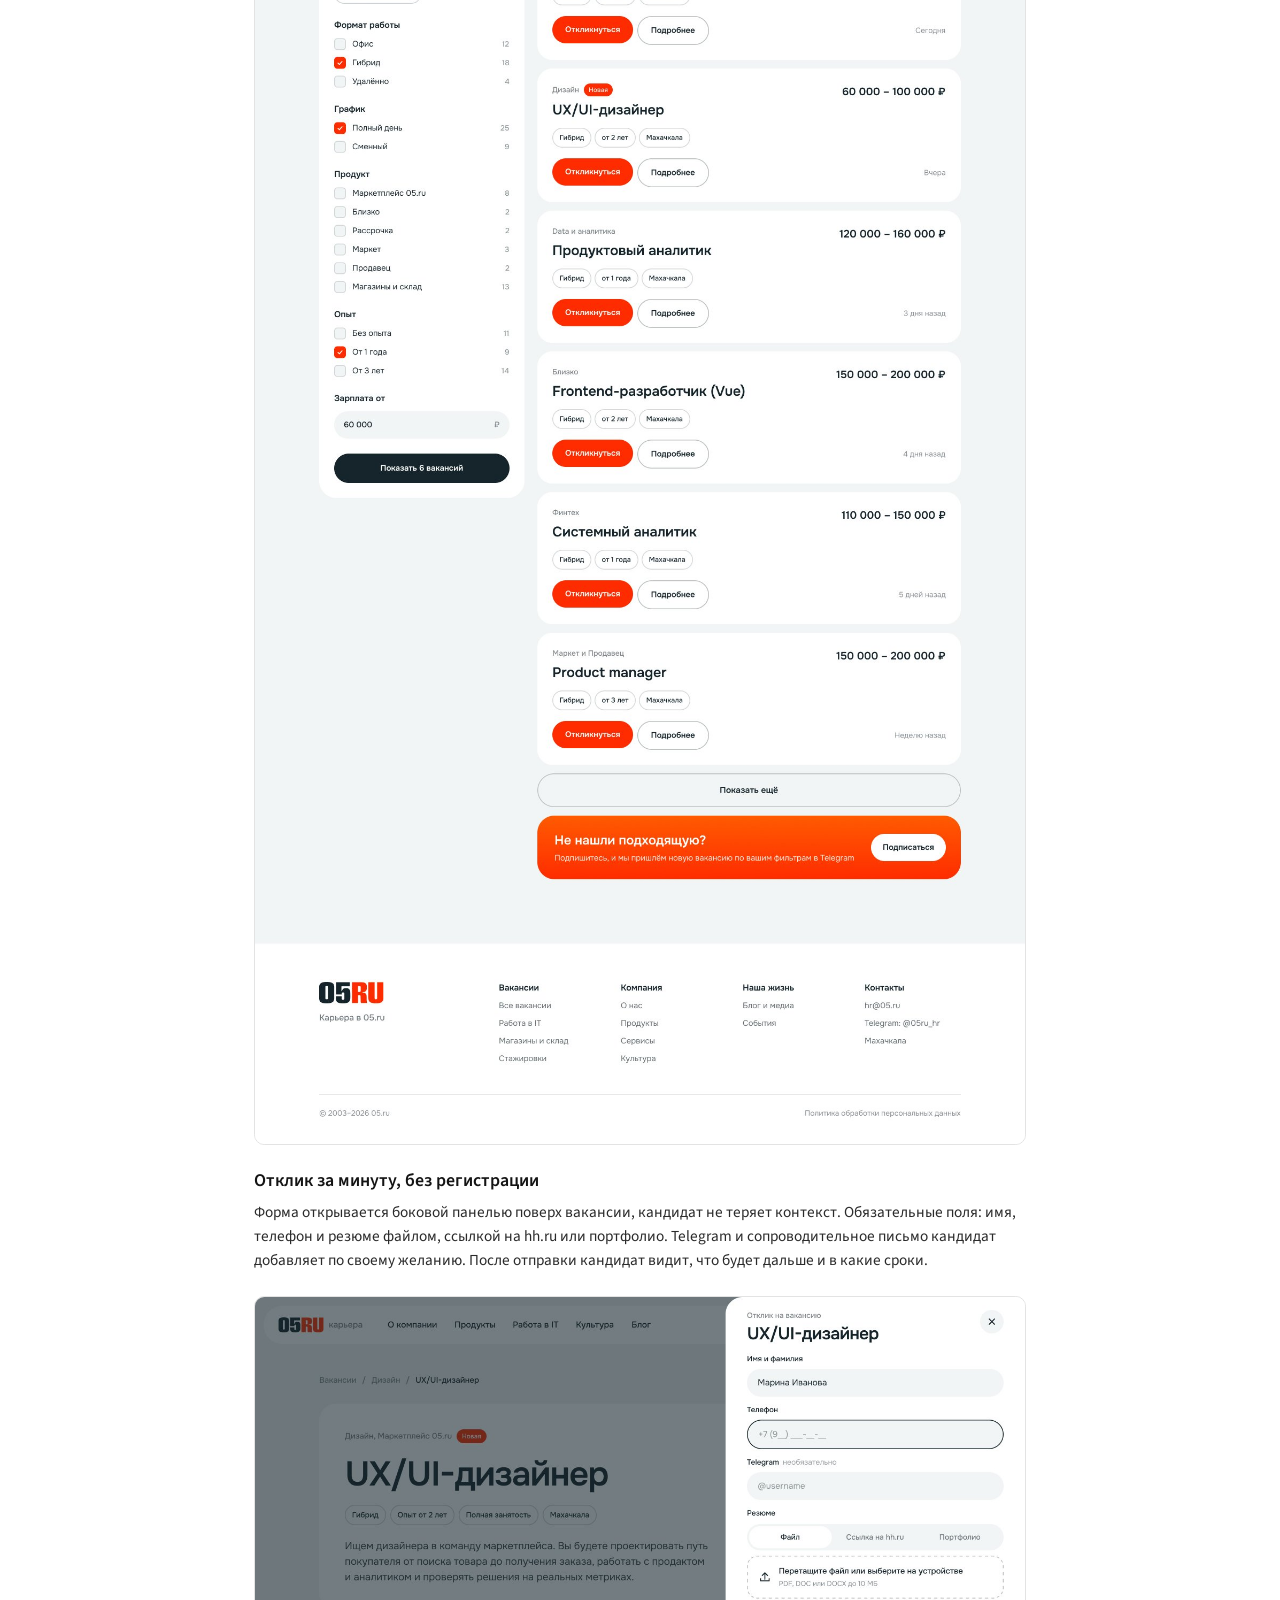
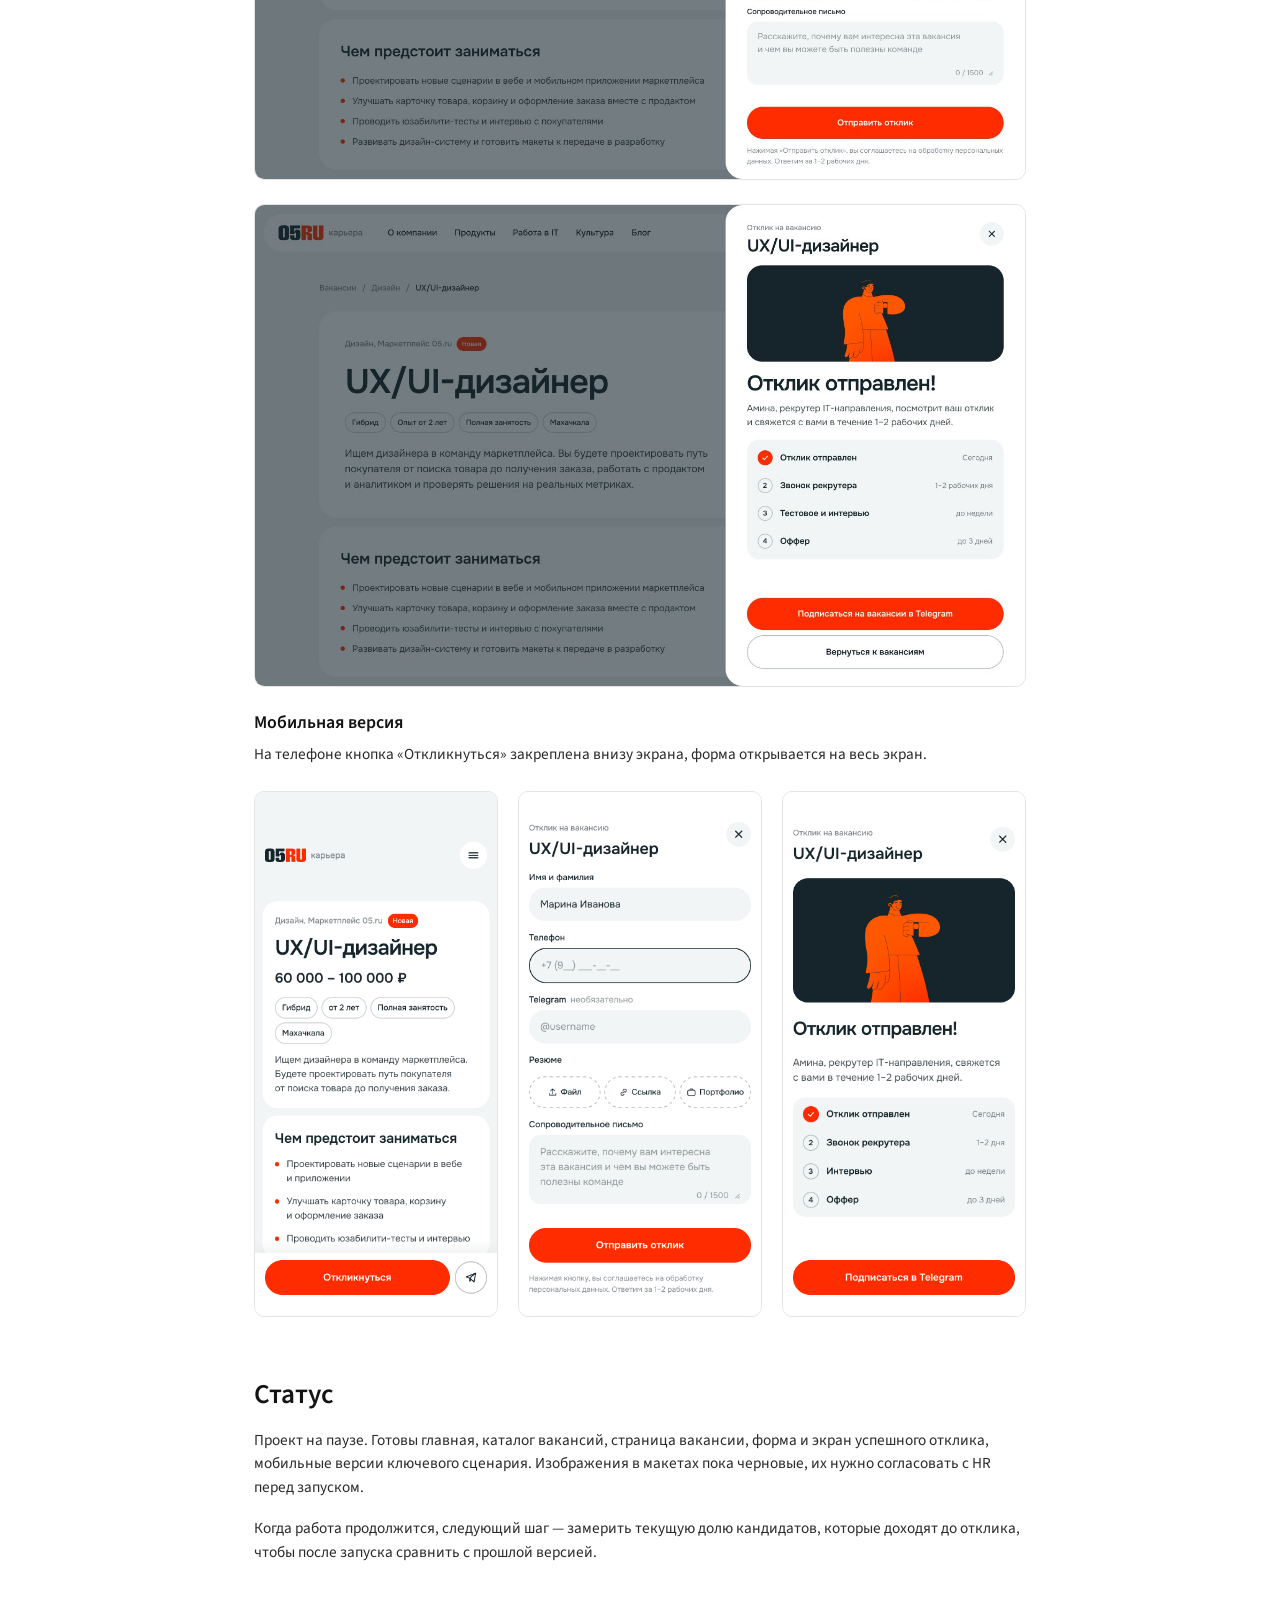
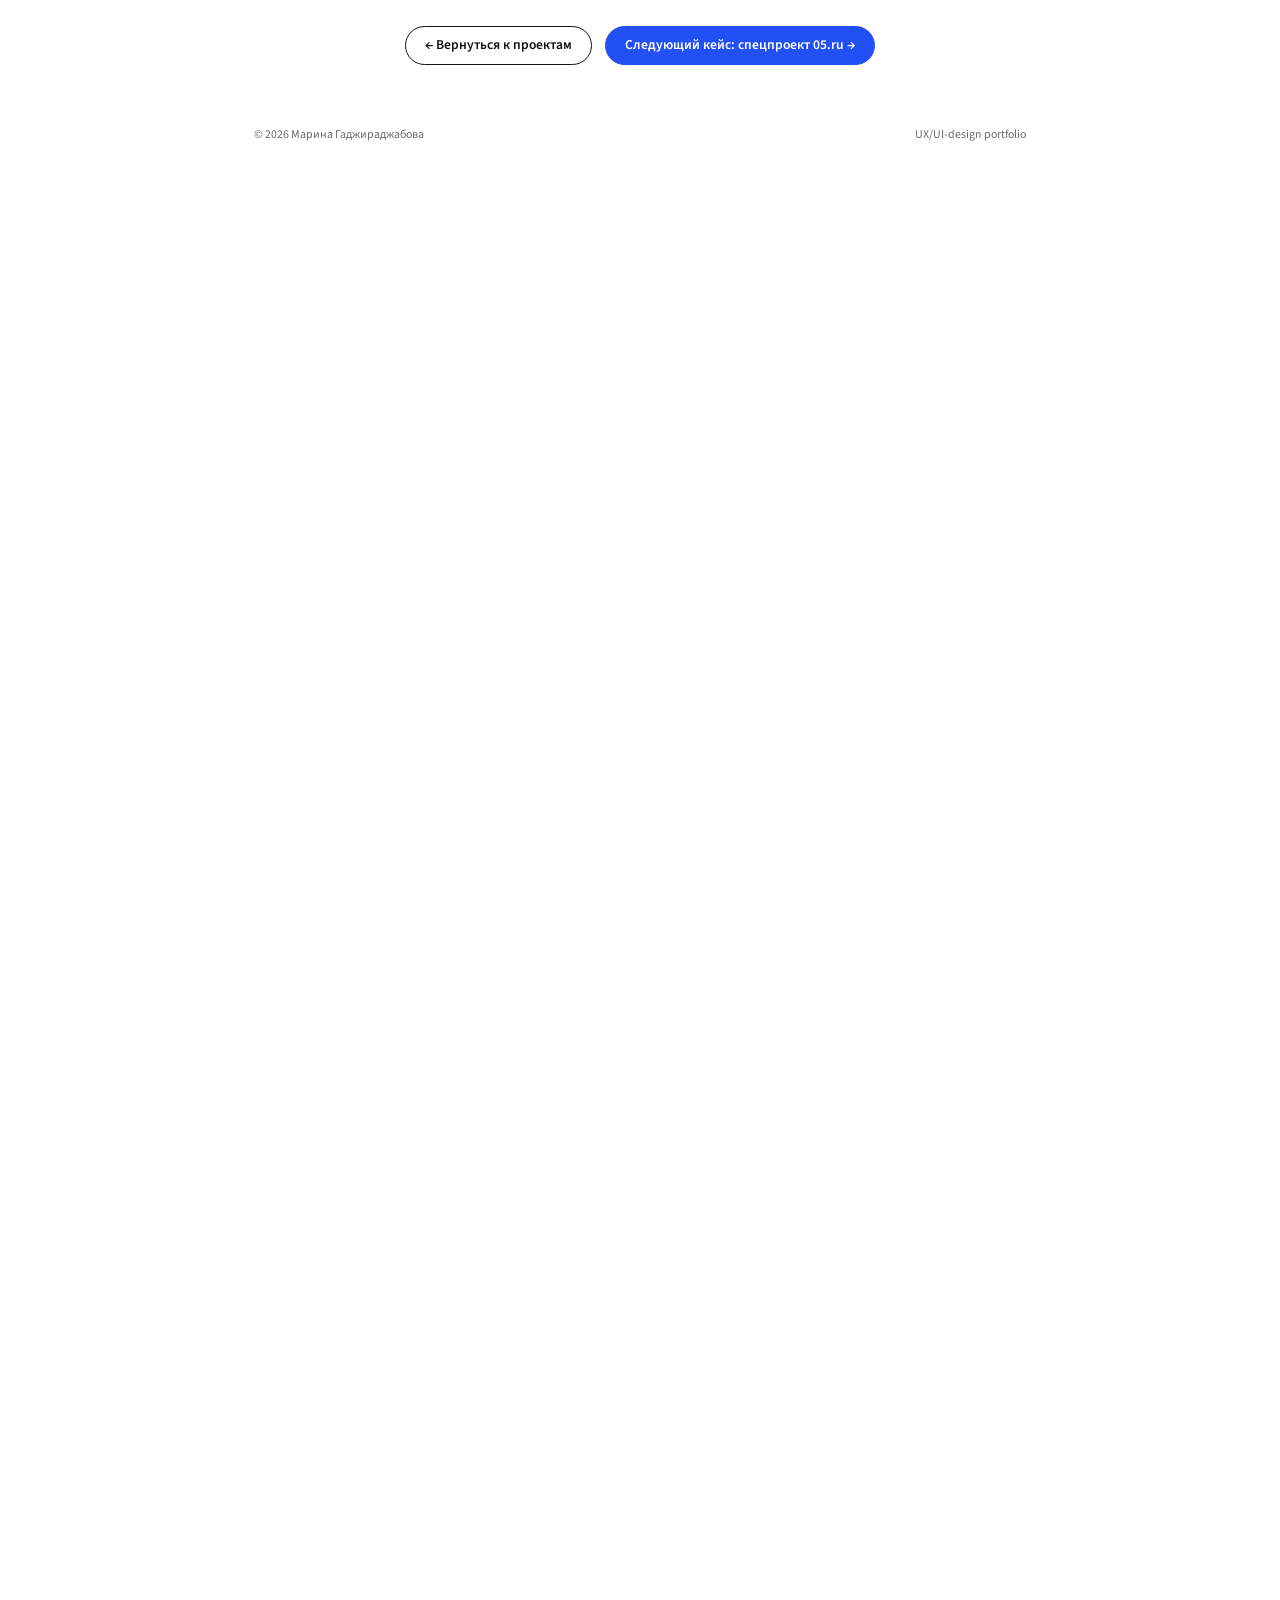
<file: careers-05ru.html>
<!doctype html>
<html lang="ru">
<head>
<meta charset="utf-8">
<meta name="viewport" content="width=device-width, initial-scale=1">
<title>05.ru — редизайн карьерного сайта — кейс Марины Гаджираджабовой</title>
<meta name="description" content="Кейс UX/UI: редизайн карьерного сайта 05.ru после ребрендинга — поиск вакансии на первом экране, каталог с фильтрами и отклик без регистрации.">
<link rel="canonical" href="https://hellomarina.ru/careers-05ru.html">
<meta property="og:type" content="website">
<meta property="og:title" content="05.ru — редизайн карьерного сайта — кейс Марины Гаджираджабовой">
<meta property="og:description" content="Кейс UX/UI: редизайн карьерного сайта 05.ru после ребрендинга — поиск вакансии на первом экране, каталог с фильтрами и отклик без регистрации.">
<meta property="og:url" content="https://hellomarina.ru/careers-05ru.html">
<meta property="og:image" content="https://hellomarina.ru/img/careers-cover.jpg">
<meta name="theme-color" content="#ffffff">
<link rel="icon" href="favicon.svg" type="image/svg+xml">
<link rel="preconnect" href="https://fonts.googleapis.com">
<link rel="preconnect" href="https://fonts.gstatic.com" crossorigin>
<link href="https://fonts.googleapis.com/css2?family=Anton&family=Source+Sans+3:wght@400;600;700&display=swap" rel="stylesheet">
<link rel="stylesheet" href="css/style.css">
<script src="js/site.js" defer></script>
<script src="js/lightbox.js" defer></script>
</head>
<body>
<a class="skip-link" href="#main">К содержимому</a>
<header class="site-header">
  <div class="container">
    <a class="logo" href="./" aria-label="Marina G — на главную">Marina G</a>
    <nav class="nav" aria-label="Основная навигация">
      <a href="https://drive.google.com/file/d/1amJtYeALXs5o37SQjydKWzFAjvZrSqd3/view?usp=sharing" target="_blank" rel="noopener">Резюме</a>
      <a class="nav-primary" href="https://t.me/marin_lrsn" target="_blank" rel="noopener">Телеграм</a>
    </nav>
  </div>
</header>

<main id="main" class="container">
  <div class="case-cover"><img src="img/careers-cover.jpg" alt="Обложка кейса: карьерный сайт 05.ru, раздел «Вакансии»" width="2040" height="972" fetchpriority="high"></div>
  <header class="case-head">
    <h1 class="case-title">05.ru — редизайн карьерного сайта</h1>
    <p class="case-lead">Редизайн карьерного сайта 05.ru после ребрендинга компании. Главная, каталог и страница вакансии, путь до отклика на desktop и mobile.</p>
  </header>
  <div class="summary"><div class="card"><p class="summary-label">Тип проекта</p><p class="summary-value">Редизайн карьерного сайта, проект на паузе</p></div><div class="card"><p class="summary-label">Моя роль</p><p class="summary-value">Единственный дизайнер: аудит, бенчмарк, архитектура, UI для desktop и mobile</p></div><div class="card"><p class="summary-label">Платформа</p><p class="summary-value">Web, desktop и mobile</p></div></div>
  <div class="block-sm note"><div class="prose"><p>Проект был выполнен (кроме подбора фотографий), но приостановлен из‑за реструктуризации отдела HR.</p></div></div><section class="block"><h2 class="h2">Задача</h2><div class="prose"><p>Карьерный сайт 05.ru был сделан до ребрендинга и выглядел как отдельный продукт. В прошлом редизайне нам удалось <strong>повысить конверсию откликов с 1,1% до 5,4%</strong>, но с 2022 года визуал потерял свою актуальность, а ещё стал выбоиной в визуале сайта. HR поставили задачу собрать новую страницу, которая:</p></div><ul class="list"><li>продаёт компанию как место работы</li><li>быстро приводит кандидата к подходящей вакансии</li><li>объясняет культуру, продукты и путь найма</li><li>вызывает доверие через людей, цифры и реальные истории</li></ul><div class="prose"><p>Отдельный акцент на IT: у компании своя команда разработки, а кандидаты об этом почти не знают.</p><p><strong>Метрика успеха:</strong> рост числа кандидатов, которые дошли до отправки отклика.</p></div></section><section class="block"><h2 class="h2">Мои обязанности</h2><ul class="list"><li>аудит текущего сайта и бенчмарк 9 карьерных сайтов</li><li>архитектура и навигация</li><li>UI главной, каталога вакансий, страницы вакансии и формы отклика</li><li>мобильные версии ключевого сценария</li><li>работа с брендбуком после ребрендинга</li></ul><div class="prose"><p>Я была единственным дизайнером на проекте.</p></div></section><section class="block"><h2 class="h2">Процесс</h2><div class="prose"><p>Бриф, аудит, бенчмарк, решения по каждому пункту ТЗ, архитектура, путь кандидата до отклика и только потом визуал. Главную я пересобирала несколько раз по обратной связи: усиливала визуал, пробовала по три варианта для отдельных блоков и многое другое.</p><p>В бенчмарк вошли VK, Яндекс, Magnit OMNI, МТС, RWB, Lamoda, X5, Билайн от Only и кейс Авито от студии «Луч». Я сравнивала навигацию, порядок блоков на главной и сильные визуальные приёмы.</p></div></section><section class="block"><h2 class="h2">Решения</h2><div class="cards-2"><div class="card"><h4 class="card-title">Поиск вакансии на первом экране</h4><p class="card-text">Строка поиска с городом и быстрые категории сразу под заголовком. Кандидат, который пришёл за конкретной вакансией, не листает всю страницу.</p></div><div class="card"><h4 class="card-title">Цифры и продукты вместо общих слов</h4><p class="card-text">О компании рассказывают цифры и фото команды. Продукты показаны крупными карточками с логотипами, у каждого число открытых вакансий.</p></div><div class="card"><h4 class="card-title">Отдельный блок для IT</h4><p class="card-text">Цифры о процессе (релиз каждую неделю, код‑ревью), направления с числом вакансий и стек. Из трёх вариантов блока в работу пошёл этот.</p></div><div class="card"><h4 class="card-title">Культура и путь найма</h4><p class="card-text">Ценности, конкретные бонусы и понятные этапы найма со сроками, чтобы кандидат знал, чего ждать после отклика.</p></div><div class="card"><h4 class="card-title">Вакансии прямо на главной</h4><p class="card-text">Свежие вакансии с зарплатой и кнопкой «Откликнуться», вкладки IT, Офис, Магазины и склад.</p></div></div><p class="fig-note">Внимание: некоторые фотографии сотрудников были заблюрены либо заменены шейдерами</p><figure class="figure"><img src="img/careers-home.png" alt="Главная страница карьерного сайта 05.ru целиком" width="1546" height="11086" loading="lazy" decoding="async"></figure></section><section class="block-sm"><h3 class="h3">Каталог с фильтрами</h3><div class="prose"><p>Фильтры по городу, формату, графику, продукту, опыту и зарплате. У каждого пункта число вакансий, выбранные фильтры видны чипсами над списком.</p></div><figure class="figure"><img src="img/careers-catalog.jpg" alt="Каталог вакансий с фильтрами" width="1440" height="2900" loading="lazy" decoding="async"></figure></section><section class="block-sm"><h3 class="h3">Отклик за минуту, без регистрации</h3><div class="prose"><p>Форма открывается боковой панелью поверх вакансии, кандидат не теряет контекст. Обязательные поля: имя, телефон и резюме файлом, ссылкой на hh.ru или портфолио. Telegram и сопроводительное письмо кандидат добавляет по своему желанию. После отправки кандидат видит, что будет дальше и в какие сроки.</p></div><figure class="figure"><img src="img/careers-form.jpg" alt="Форма отклика боковой панелью поверх вакансии" width="1440" height="900" loading="lazy" decoding="async"></figure><figure class="figure"><img src="img/careers-success.jpg" alt="Экран успешного отклика" width="1440" height="900" loading="lazy" decoding="async"></figure></section><section class="block-sm"><h3 class="h3">Мобильная версия</h3><div class="prose"><p>На телефоне кнопка «Откликнуться» закреплена внизу экрана, форма открывается на весь экран.</p></div><div class="figure-3"><img class="zoomable" src="img/careers-m-vacancy.png" alt="Мобильная страница вакансии" width="390" height="844" loading="lazy" decoding="async"><img class="zoomable" src="img/careers-m-form.png" alt="Мобильная форма отклика" width="390" height="844" loading="lazy" decoding="async"><img class="zoomable" src="img/careers-m-success.png" alt="Мобильный экран успешного отклика" width="390" height="844" loading="lazy" decoding="async"></div></section><section class="block"><h2 class="h2">Статус</h2><div class="prose"><p>Проект на паузе. Готовы главная, каталог вакансий, страница вакансии, форма и экран успешного отклика, мобильные версии ключевого сценария. Изображения в макетах пока черновые, их нужно согласовать с HR перед запуском.</p><p>Когда работа продолжится, следующий шаг — замерить текущую долю кандидатов, которые доходят до отклика, чтобы после запуска сравнить с прошлой версией.</p></div></section>
</main>
<footer class="case-footer">
  <div class="container">
    <nav class="case-nav" aria-label="Навигация по кейсам">
      <a class="btn" href="./#projects">← Вернуться к проектам</a>
      <a class="btn btn-primary" href="05ru.html">Следующий кейс: спецпроект 05.ru →</a>
    </nav>
  <div class="legal"><span>© 2026 Марина Гаджираджабова</span><span>UX/UI‑design portfolio</span></div>
  </div>
</footer>
</body>
</html>
</file>
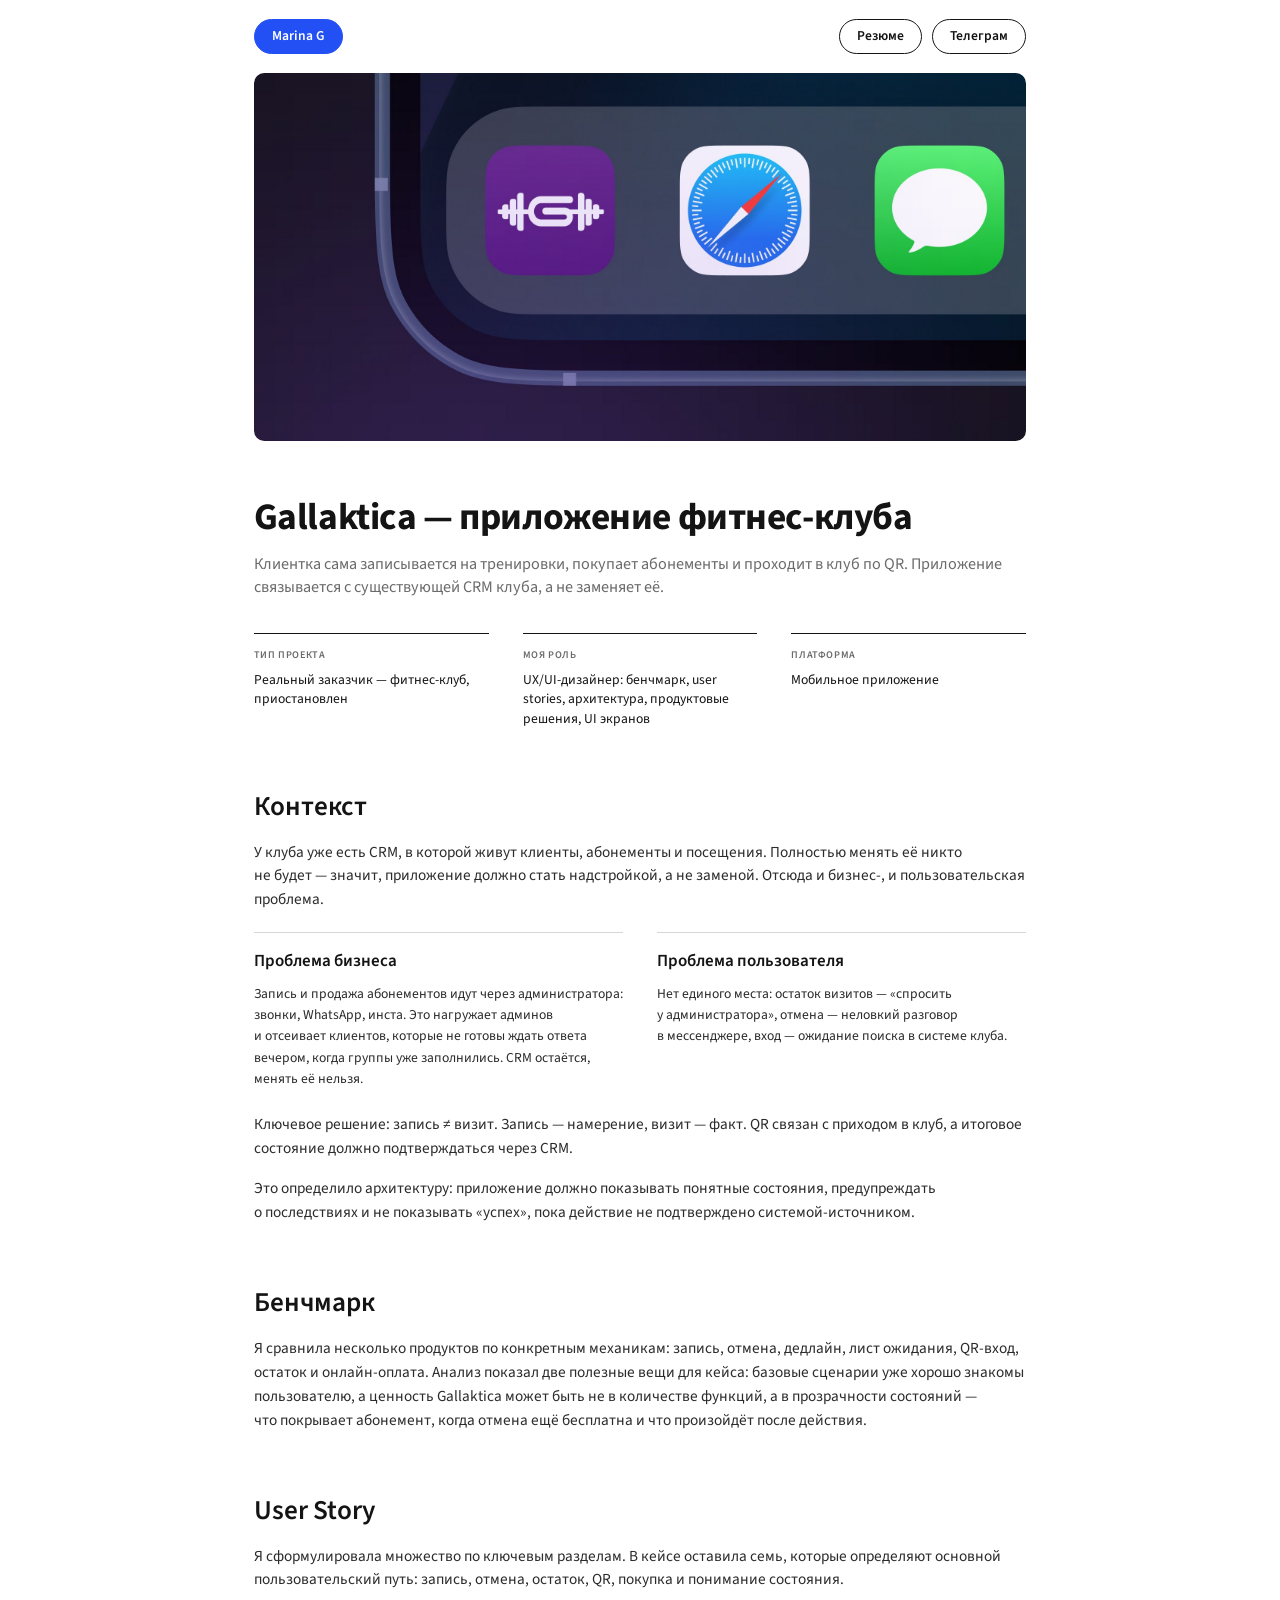
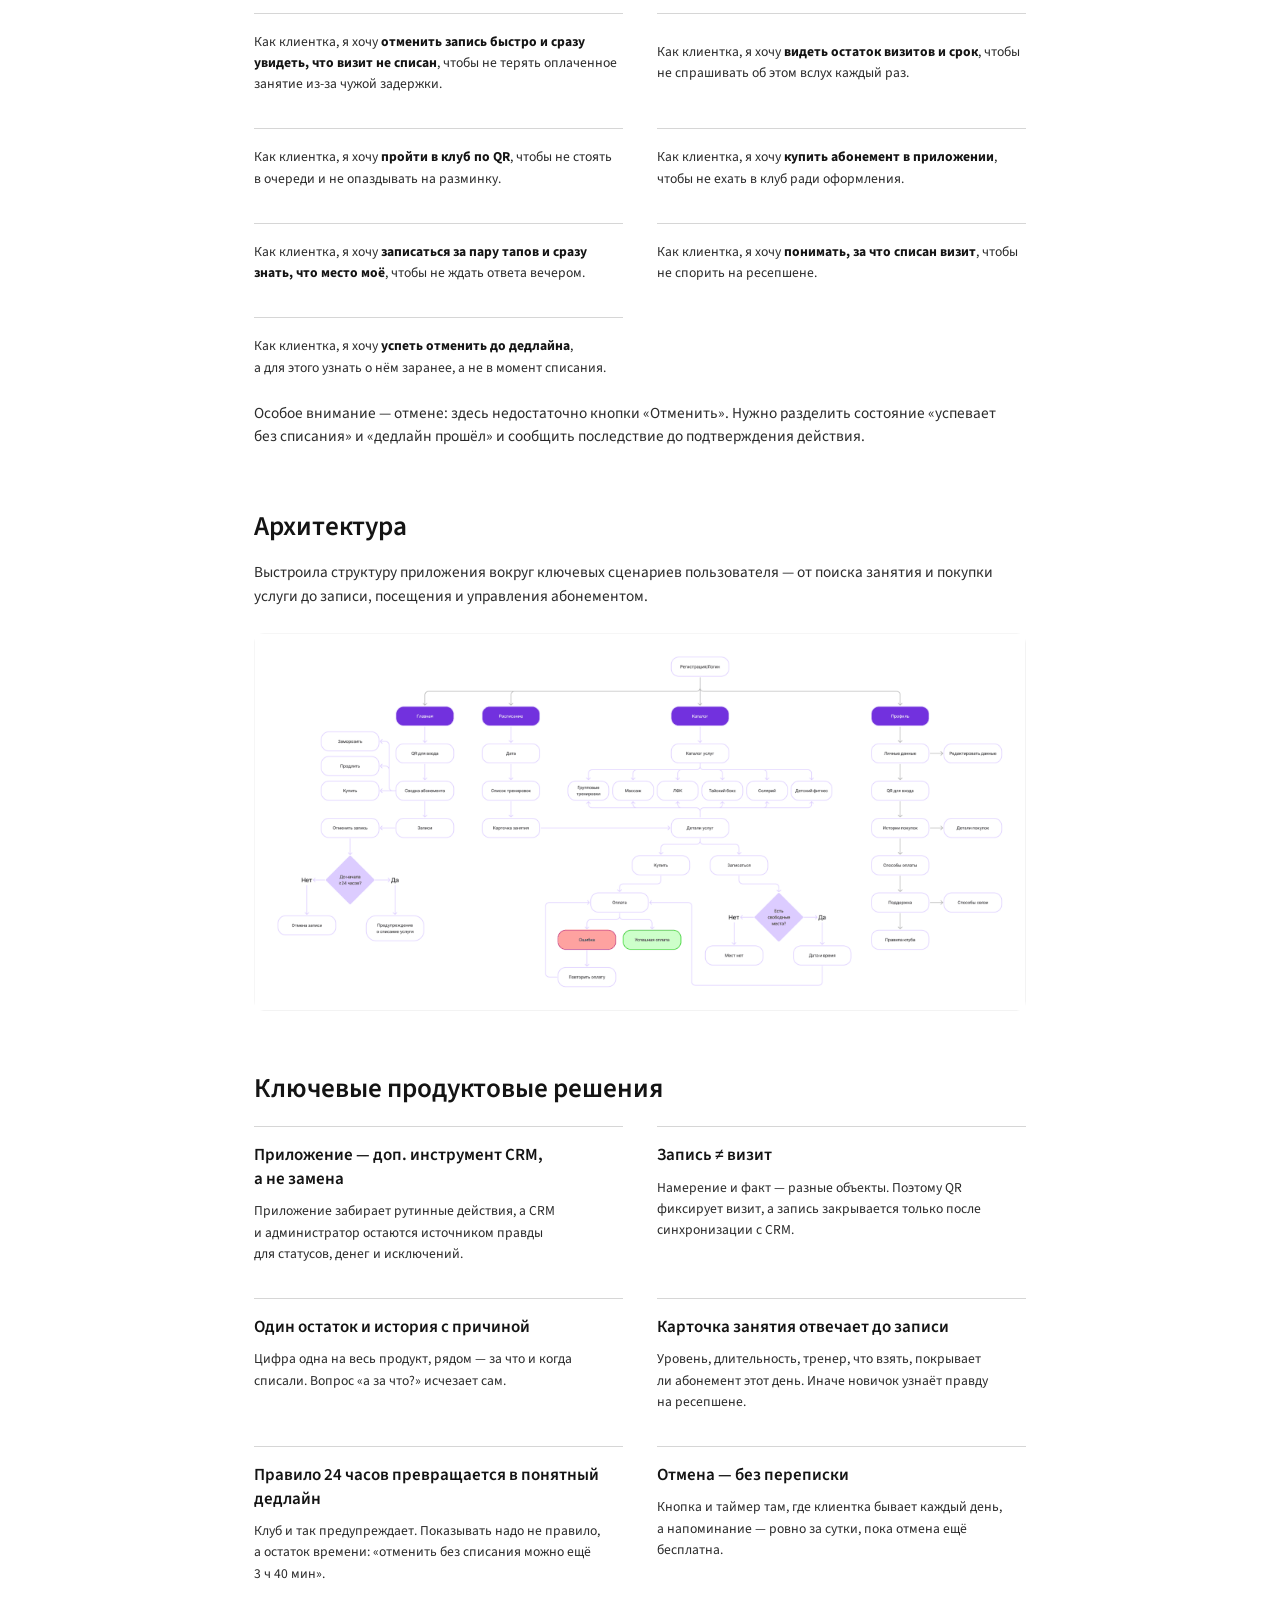
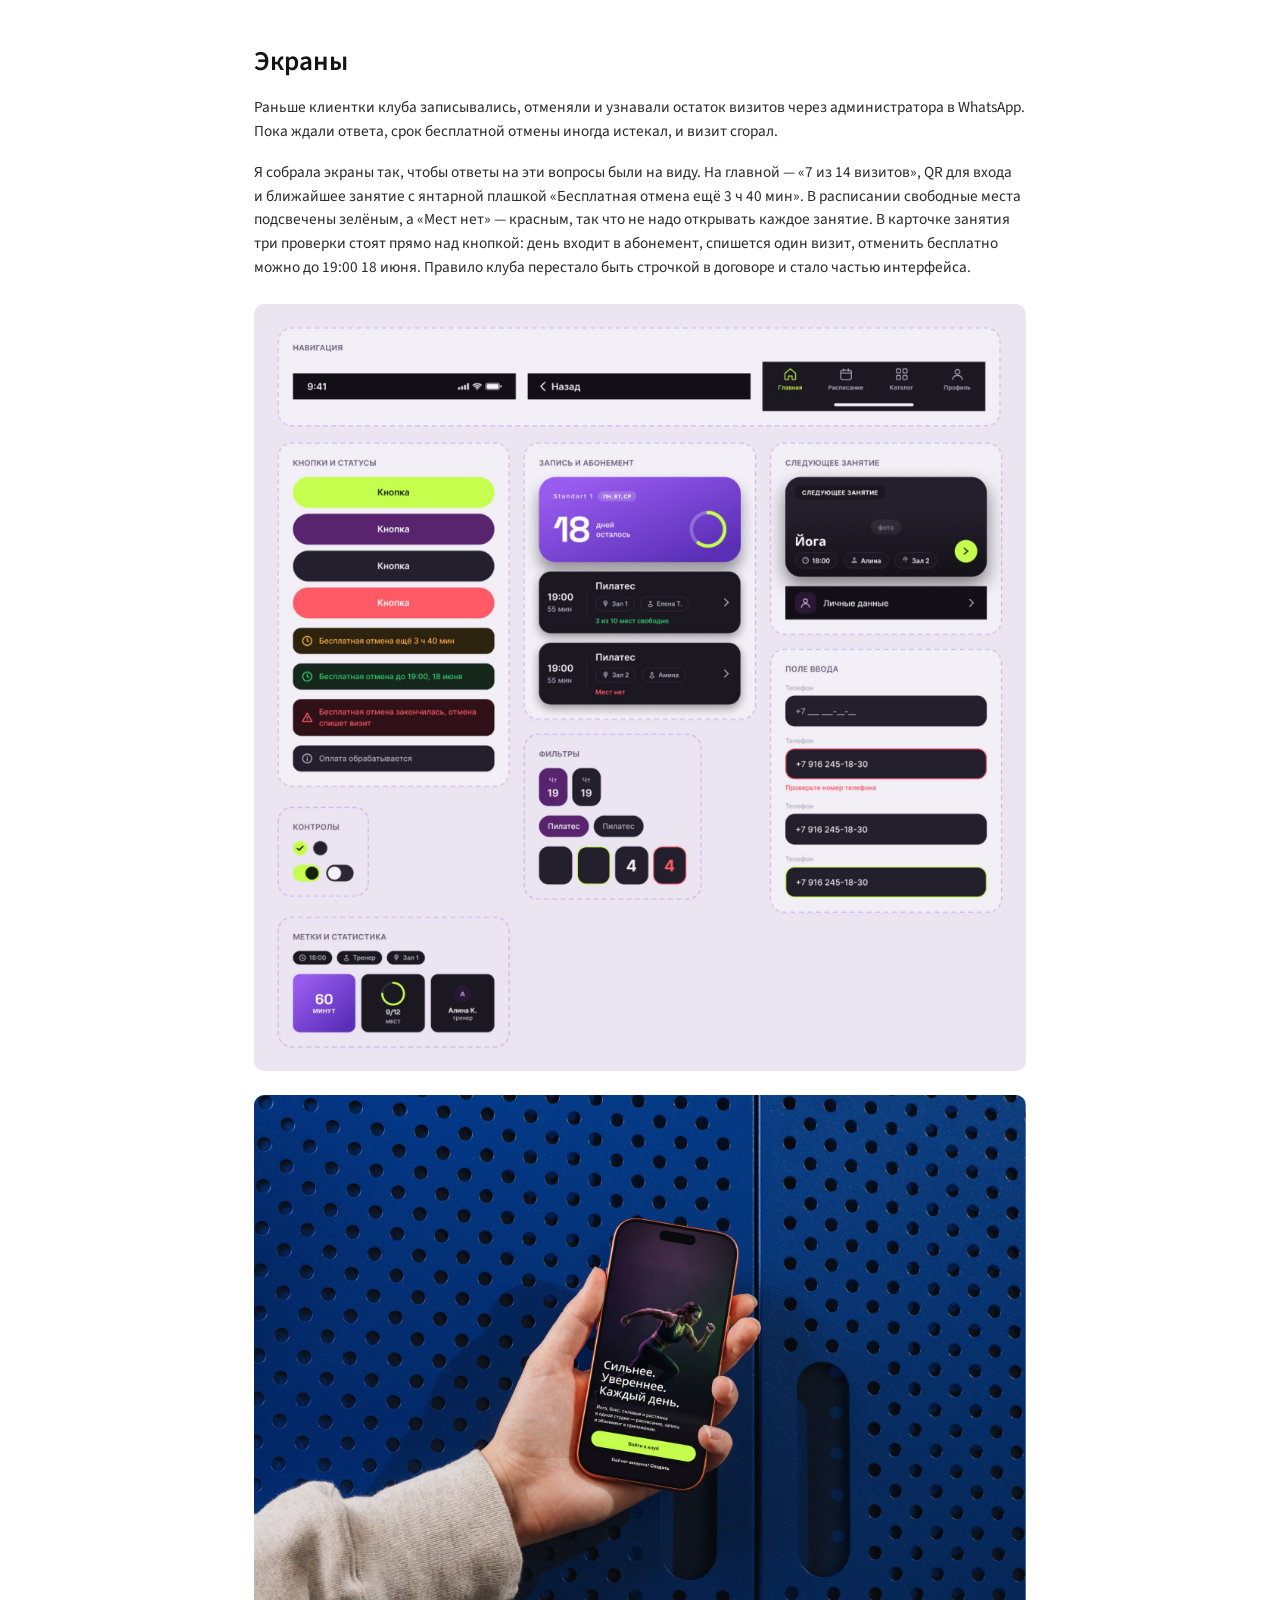
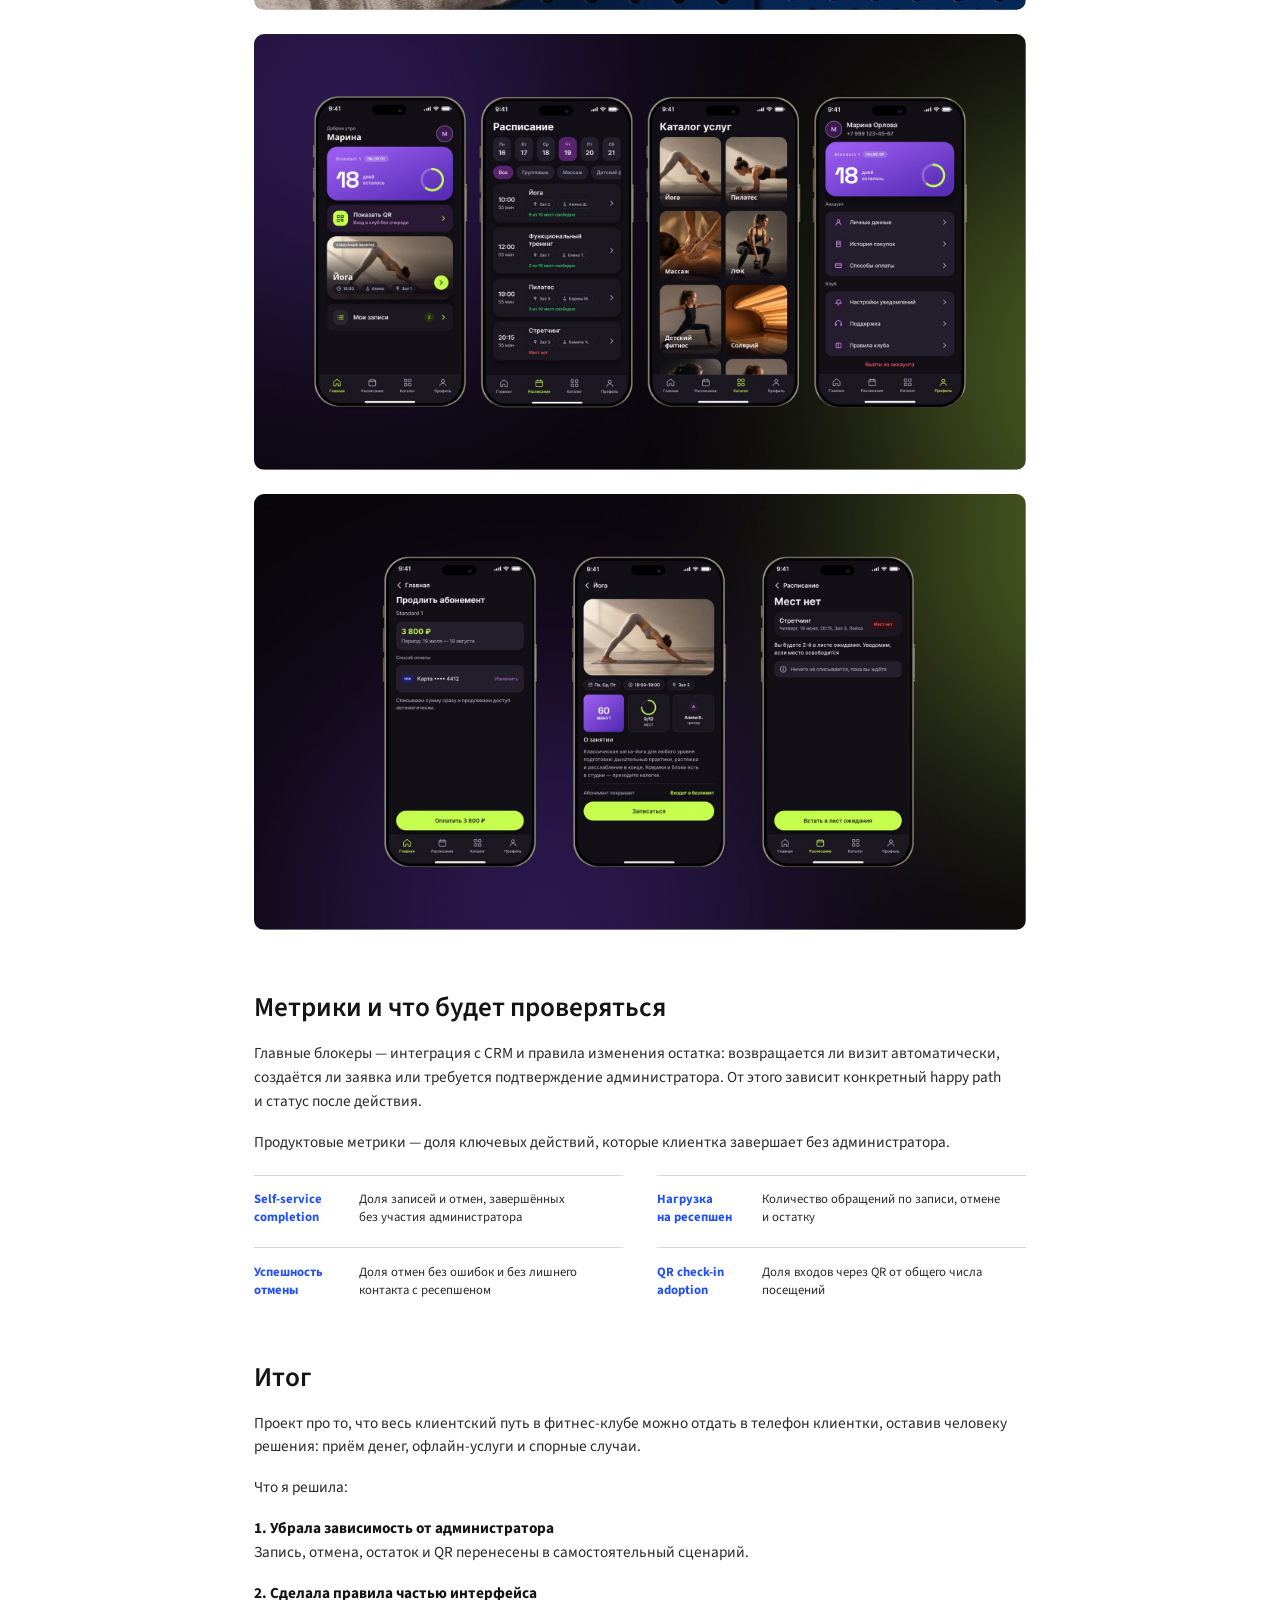
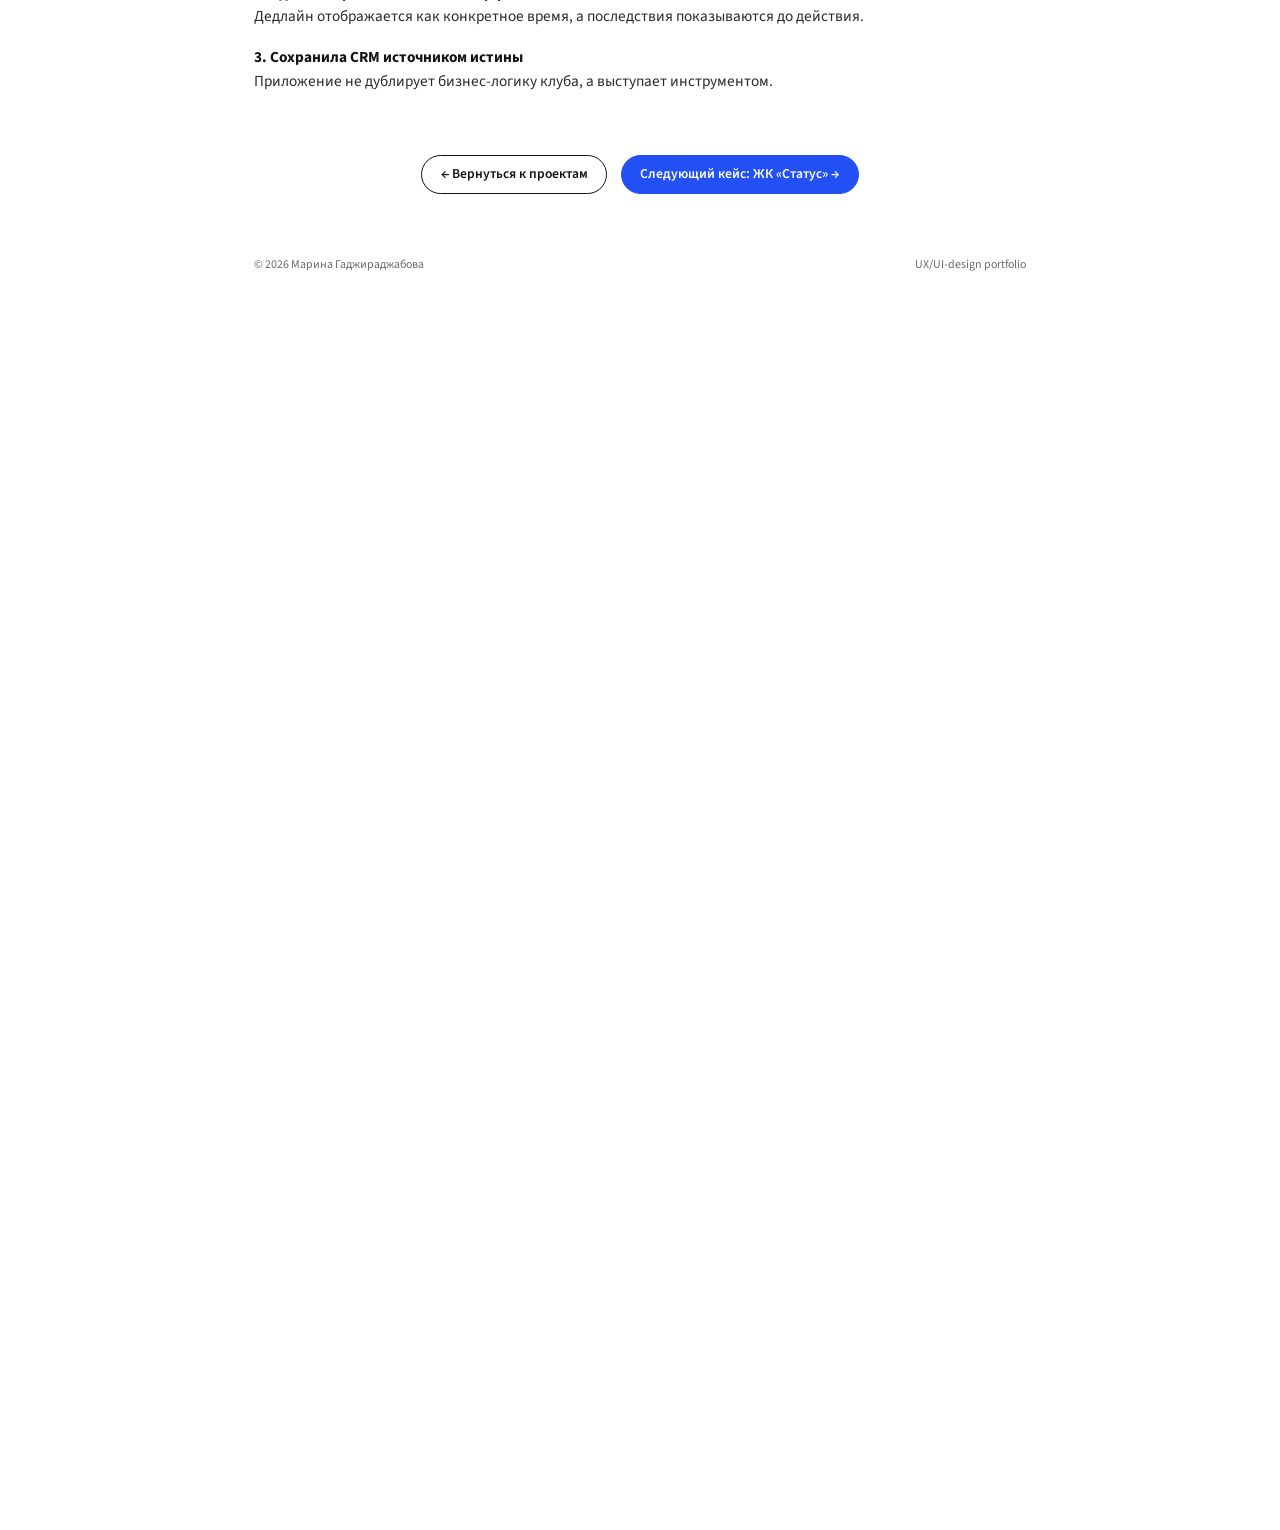
<file: gallaktica.html>
<!doctype html>
<html lang="ru">
<head>
<meta charset="utf-8">
<meta name="viewport" content="width=device-width, initial-scale=1">
<title>Gallaktica — приложение фитнес-клуба — кейс Марины Гаджираджабовой</title>
<meta name="description" content="Кейс UX/UI: мобильное приложение фитнес-клуба поверх существующей CRM — запись, отмена, остаток визитов и вход по QR.">
<link rel="canonical" href="https://hellomarina.ru/gallaktica.html">
<meta property="og:type" content="website">
<meta property="og:title" content="Gallaktica — приложение фитнес-клуба — кейс Марины Гаджираджабовой">
<meta property="og:description" content="Кейс UX/UI: мобильное приложение фитнес-клуба поверх существующей CRM — запись, отмена, остаток визитов и вход по QR.">
<meta property="og:url" content="https://hellomarina.ru/gallaktica.html">
<meta property="og:image" content="https://hellomarina.ru/img/gallaktica-cover.jpg">
<meta name="theme-color" content="#ffffff">
<link rel="icon" href="favicon.svg" type="image/svg+xml">
<link rel="preconnect" href="https://fonts.googleapis.com">
<link rel="preconnect" href="https://fonts.gstatic.com" crossorigin>
<link href="https://fonts.googleapis.com/css2?family=Anton&family=Source+Sans+3:wght@400;600;700&display=swap" rel="stylesheet">
<link rel="stylesheet" href="css/style.css">
<script src="js/site.js" defer></script>
<script src="js/lightbox.js" defer></script>
</head>
<body>
<a class="skip-link" href="#main">К содержимому</a>
<header class="site-header">
  <div class="container">
    <a class="logo" href="./" aria-label="Marina G — на главную">Marina G</a>
    <nav class="nav" aria-label="Основная навигация">
      <a href="https://drive.google.com/file/d/1amJtYeALXs5o37SQjydKWzFAjvZrSqd3/view?usp=sharing" target="_blank" rel="noopener">Резюме</a>
      <a class="nav-primary" href="https://t.me/marin_lrsn" target="_blank" rel="noopener">Телеграм</a>
    </nav>
  </div>
</header>

<main id="main" class="container">
  <div class="case-cover"><img src="img/gallaktica-cover.jpg" alt="Мобильное приложение Gallaktica на экране iPhone" width="2040" height="972" fetchpriority="high"></div>
  <header class="case-head">
    <h1 class="case-title">Gallaktica — приложение фитнес-клуба</h1>
    <p class="case-lead">Клиентка сама записывается на тренировки, покупает абонементы и проходит в клуб по QR. Приложение связывается с существующей CRM клуба, а не заменяет её.</p>
  </header>
  <div class="summary"><div class="card"><p class="summary-label">Тип проекта</p><p class="summary-value">Реальный заказчик — фитнес-клуб, приостановлен</p></div><div class="card"><p class="summary-label">Моя роль</p><p class="summary-value">UX/UI‑дизайнер: бенчмарк, user stories, архитектура, продуктовые решения, UI экранов</p></div><div class="card"><p class="summary-label">Платформа</p><p class="summary-value">Мобильное приложение</p></div></div>
  <section class="block"><h2 class="h2">Контекст</h2><div class="prose"><p>У клуба уже есть CRM, в которой живут клиенты, абонементы и посещения. Полностью менять её никто не будет — значит, приложение должно стать надстройкой, а не заменой. Отсюда и бизнес‑, и пользовательская проблема.</p></div><div class="cards-2"><div class="card"><h4 class="card-title">Проблема бизнеса</h4><p class="card-text">Запись и продажа абонементов идут через администратора: звонки, WhatsApp, инста. Это нагружает админов и отсеивает клиентов, которые не готовы ждать ответа вечером, когда группы уже заполнились. CRM остаётся, менять её нельзя.</p></div><div class="card"><h4 class="card-title">Проблема пользователя</h4><p class="card-text">Нет единого места: остаток визитов — «спросить у администратора», отмена — неловкий разговор в мессенджере, вход — ожидание поиска в системе клуба.</p></div></div></section><div class="block-sm"><div class="prose"><p>Ключевое решение: запись ≠ визит. Запись — намерение, визит — факт. QR связан с приходом в клуб, а итоговое состояние должно подтверждаться через CRM.</p><p>Это определило архитектуру: приложение должно показывать понятные состояния, предупреждать о последствиях и не показывать «успех», пока действие не подтверждено системой‑источником.</p></div></div><section class="block"><h2 class="h2">Бенчмарк</h2><div class="prose"><p>Я сравнила несколько продуктов по конкретным механикам: запись, отмена, дедлайн, лист ожидания, QR‑вход, остаток и онлайн‑оплата. Анализ показал две полезные вещи для кейса: базовые сценарии уже хорошо знакомы пользователю, а ценность Gallaktica может быть не в количестве функций, а в прозрачности состояний — что покрывает абонемент, когда отмена ещё бесплатна и что произойдёт после действия.</p></div></section><section class="block"><h2 class="h2">User Story</h2><div class="prose"><p>Я сформулировала множество по ключевым разделам. В кейсе оставила семь, которые определяют основной пользовательский путь: запись, отмена, остаток, QR, покупка и понимание состояния.</p></div><div class="cards-2"><div class="card story"><p class="card-text">Как клиентка, я хочу <strong>отменить запись быстро и сразу увидеть, что визит не списан</strong>, чтобы не терять оплаченное занятие из‑за чужой задержки.</p></div><div class="card story"><p class="card-text">Как клиентка, я хочу <strong>видеть остаток визитов и срок</strong>, чтобы не спрашивать об этом вслух каждый раз.</p></div><div class="card story"><p class="card-text">Как клиентка, я хочу <strong>пройти в клуб по QR</strong>, чтобы не стоять в очереди и не опаздывать на разминку.</p></div><div class="card story"><p class="card-text">Как клиентка, я хочу <strong>купить абонемент в приложении</strong>, чтобы не ехать в клуб ради оформления.</p></div><div class="card story"><p class="card-text">Как клиентка, я хочу <strong>записаться за пару тапов и сразу знать, что место моё</strong>, чтобы не ждать ответа вечером.</p></div><div class="card story"><p class="card-text">Как клиентка, я хочу <strong>понимать, за что списан визит</strong>, чтобы не спорить на ресепшене.</p></div><div class="card story"><p class="card-text">Как клиентка, я хочу <strong>успеть отменить до дедлайна</strong>, а для этого узнать о нём заранее, а не в момент списания.</p></div></div></section><div class="block-sm"><div class="prose"><p>Особое внимание — отмене: здесь недостаточно кнопки «Отменить». Нужно разделить состояние «успевает без списания» и «дедлайн прошёл» и сообщить последствие до подтверждения действия.</p></div></div><section class="block"><h2 class="h2">Архитектура</h2><div class="prose"><p>Выстроила структуру приложения вокруг ключевых сценариев пользователя — от поиска занятия и покупки услуги до записи, посещения и управления абонементом.</p></div><figure class="figure"><div class="scroll-x" tabindex="0" role="region" aria-label="Task flow приложения Gallaktica: сценарии записи, посещения и управления абонементом"><img src="img/gallaktica-flow.png" alt="Task flow приложения Gallaktica: сценарии записи, посещения и управления абонементом" width="2040" height="998" loading="lazy" decoding="async"></div><figcaption class="scroll-hint">Листайте вбок →</figcaption></figure></section><section class="block"><h2 class="h2">Ключевые продуктовые решения</h2><div class="cards-2"><div class="card"><h4 class="card-title">Приложение — доп. инструмент CRM, а не замена</h4><p class="card-text">Приложение забирает рутинные действия, а CRM и администратор остаются источником правды для статусов, денег и исключений.</p></div><div class="card"><h4 class="card-title">Запись ≠ визит</h4><p class="card-text">Намерение и факт — разные объекты. Поэтому QR фиксирует визит, а запись закрывается только после синхронизации с CRM.</p></div><div class="card"><h4 class="card-title">Один остаток и история с причиной</h4><p class="card-text">Цифра одна на весь продукт, рядом — за что и когда списали. Вопрос «а за что?» исчезает сам.</p></div><div class="card"><h4 class="card-title">Карточка занятия отвечает до записи</h4><p class="card-text">Уровень, длительность, тренер, что взять, покрывает ли абонемент этот день. Иначе новичок узнаёт правду на ресепшене.</p></div><div class="card"><h4 class="card-title">Правило 24 часов превращается в понятный дедлайн</h4><p class="card-text">Клуб и так предупреждает. Показывать надо не правило, а остаток времени: «отменить без списания можно ещё 3 ч 40 мин».</p></div><div class="card"><h4 class="card-title">Отмена — без переписки</h4><p class="card-text">Кнопка и таймер там, где клиентка бывает каждый день, а напоминание — ровно за сутки, пока отмена ещё бесплатна.</p></div></div></section><section class="block"><h2 class="h2">Экраны</h2><div class="prose"><p>Раньше клиентки клуба записывались, отменяли и узнавали остаток визитов через администратора в WhatsApp. Пока ждали ответа, срок бесплатной отмены иногда истекал, и визит сгорал.</p><p>Я собрала экраны так, чтобы ответы на эти вопросы были на виду. На главной — «7 из 14 визитов», QR для входа и ближайшее занятие с янтарной плашкой «Бесплатная отмена ещё 3 ч 40 мин». В расписании свободные места подсвечены зелёным, а «Мест нет» — красным, так что не надо открывать каждое занятие. В карточке занятия три проверки стоят прямо над кнопкой: день входит в абонемент, спишется один визит, отменить бесплатно можно до 19:00 18 июня. Правило клуба перестало быть строчкой в договоре и стало частью интерфейса.</p></div><figure class="figure"><img src="img/gallaktica-uikit.jpg" alt="UI-кит приложения Gallaktica: цвета, типографика и компоненты" width="2040" height="2028" loading="lazy" decoding="async"></figure><figure class="figure"><img src="img/gallaktica-phone.jpg" alt="Главный экран приложения Gallaktica на iPhone" width="2040" height="1360" loading="lazy" decoding="async"></figure><figure class="figure"><img src="img/gallaktica-screens-1.jpg" alt="Экраны приложения Gallaktica: главная, расписание и карточка занятия" width="2040" height="1152" loading="lazy" decoding="async"></figure><figure class="figure"><img src="img/gallaktica-screens-2.jpg" alt="Экраны приложения Gallaktica: абонементы, оплата и QR-вход" width="2040" height="1152" loading="lazy" decoding="async"></figure></section><section class="block"><h2 class="h2">Метрики и что будет проверяться</h2><div class="prose"><p>Главные блокеры — интеграция с CRM и правила изменения остатка: возвращается ли визит автоматически, создаётся ли заявка или требуется подтверждение администратора. От этого зависит конкретный happy path и статус после действия.</p><p>Продуктовые метрики — доля ключевых действий, которые клиентка завершает без администратора.</p></div><div class="metrics"><div class="card metric"><p class="metric-name">Self-service<br>completion</p><p class="metric-text">Доля записей и отмен, завершённых без участия администратора</p></div><div class="card metric"><p class="metric-name">Нагрузка<br>на ресепшен</p><p class="metric-text">Количество обращений по записи, отмене и остатку</p></div><div class="card metric"><p class="metric-name">Успешность<br>отмены</p><p class="metric-text">Доля отмен без ошибок и без лишнего контакта с ресепшеном</p></div><div class="card metric"><p class="metric-name">QR check-in<br>adoption</p><p class="metric-text">Доля входов через QR от общего числа посещений</p></div></div></section><section class="block"><h2 class="h2">Итог</h2><div class="prose"><p>Проект про то, что весь клиентский путь в фитнес‑клубе можно отдать в телефон клиентки, оставив человеку решения: приём денег, офлайн‑услуги и спорные случаи.</p><p>Что я решила:</p><p><strong>1. Убрала зависимость от администратора</strong><br>Запись, отмена, остаток и QR перенесены в самостоятельный сценарий.</p><p><strong>2. Сделала правила частью интерфейса</strong><br>Дедлайн отображается как конкретное время, а последствия показываются до действия.</p><p><strong>3. Сохранила CRM источником истины</strong><br>Приложение не дублирует бизнес‑логику клуба, а выступает инструментом.</p></div></section>
</main>
<footer class="case-footer">
  <div class="container">
    <nav class="case-nav" aria-label="Навигация по кейсам">
      <a class="btn" href="./#projects">← Вернуться к проектам</a>
      <a class="btn btn-primary" href="status.html">Следующий кейс: ЖК «Статус» →</a>
    </nav>
  <div class="legal"><span>© 2026 Марина Гаджираджабова</span><span>UX/UI‑design portfolio</span></div>
  </div>
</footer>
</body>
</html>
</file>
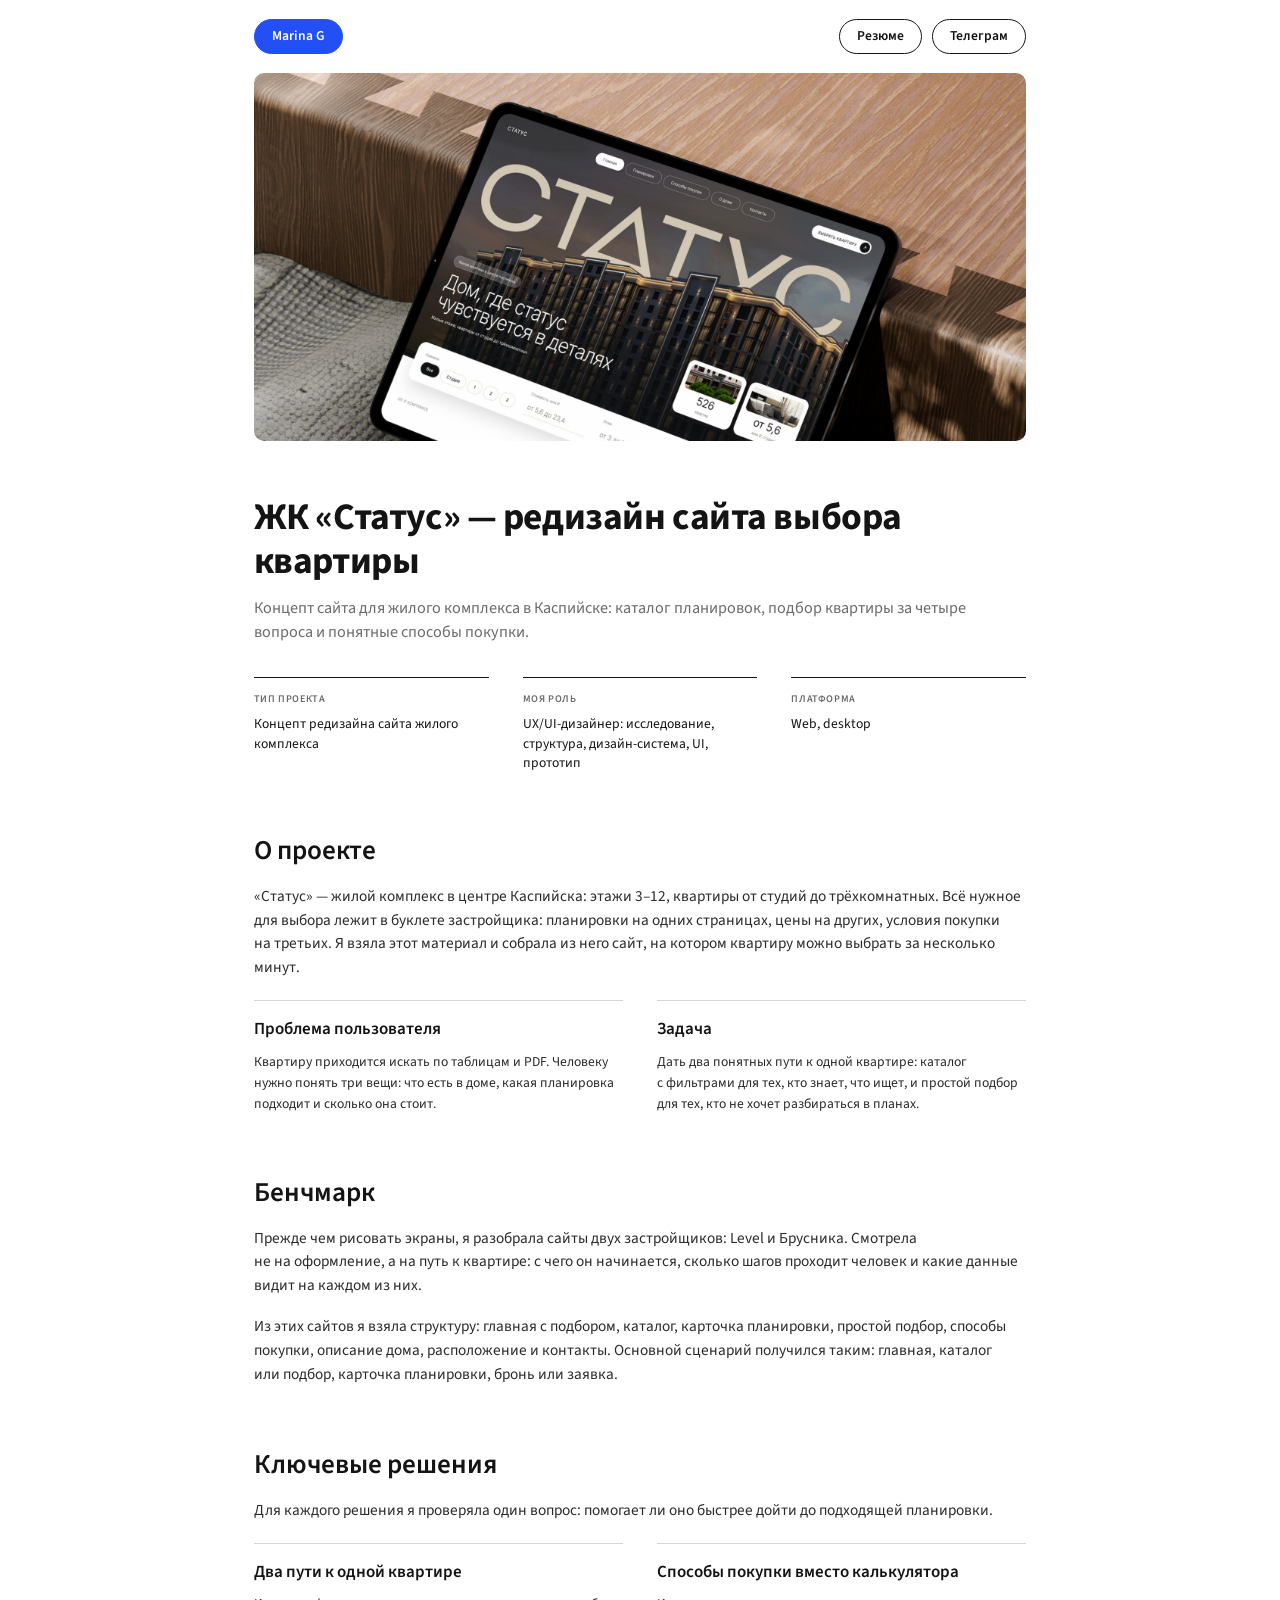
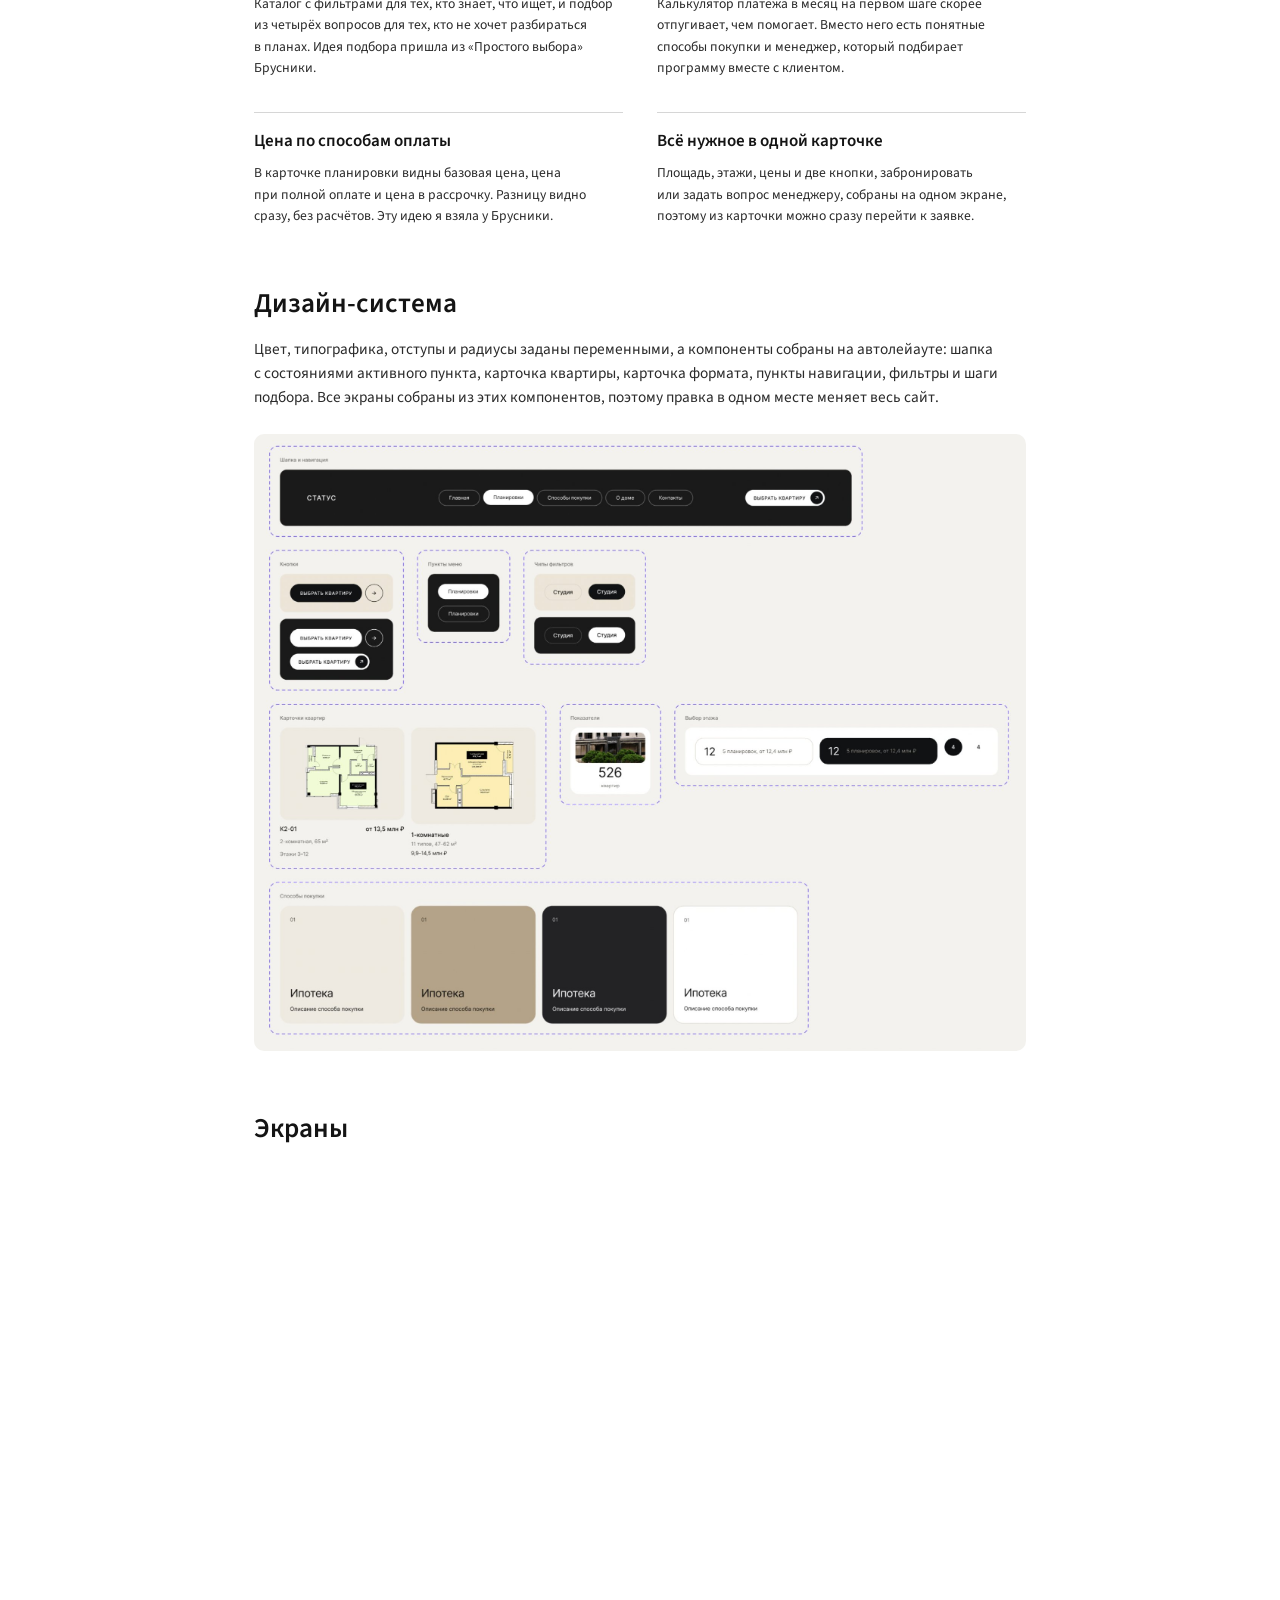
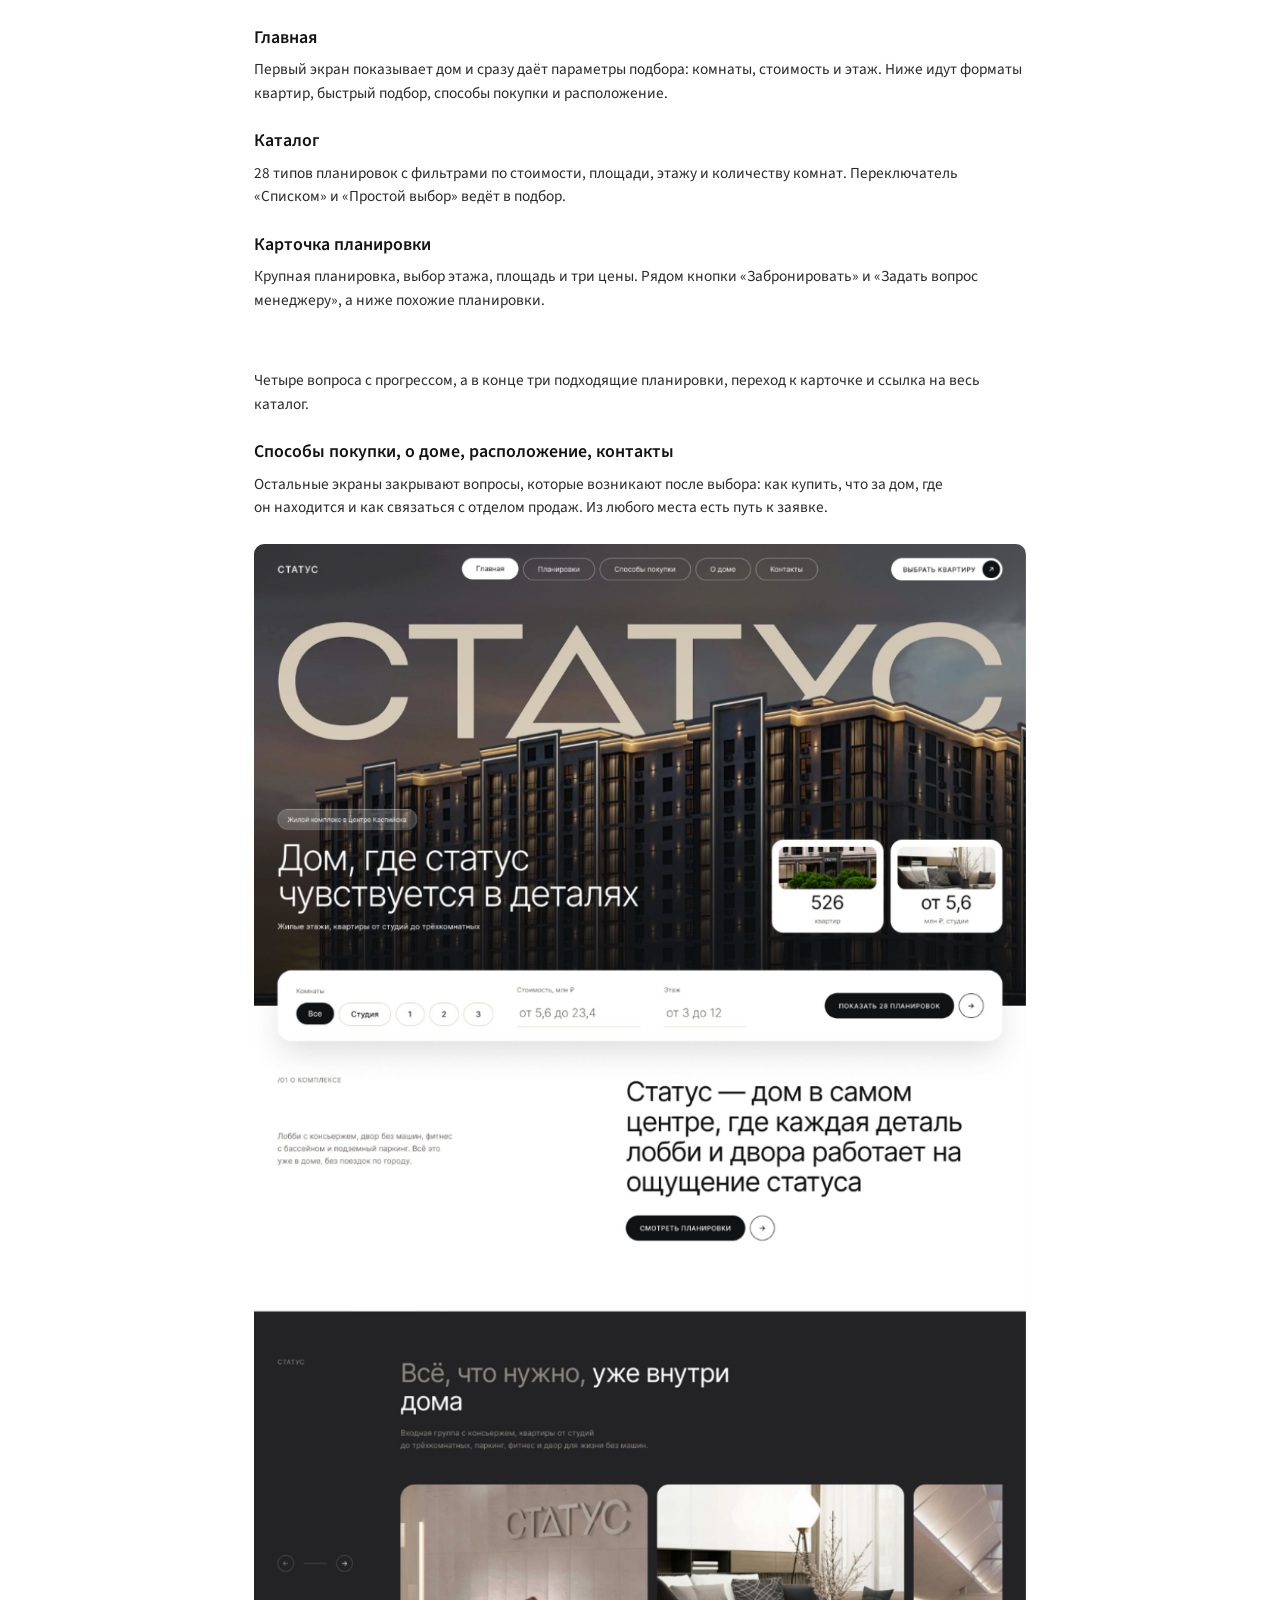
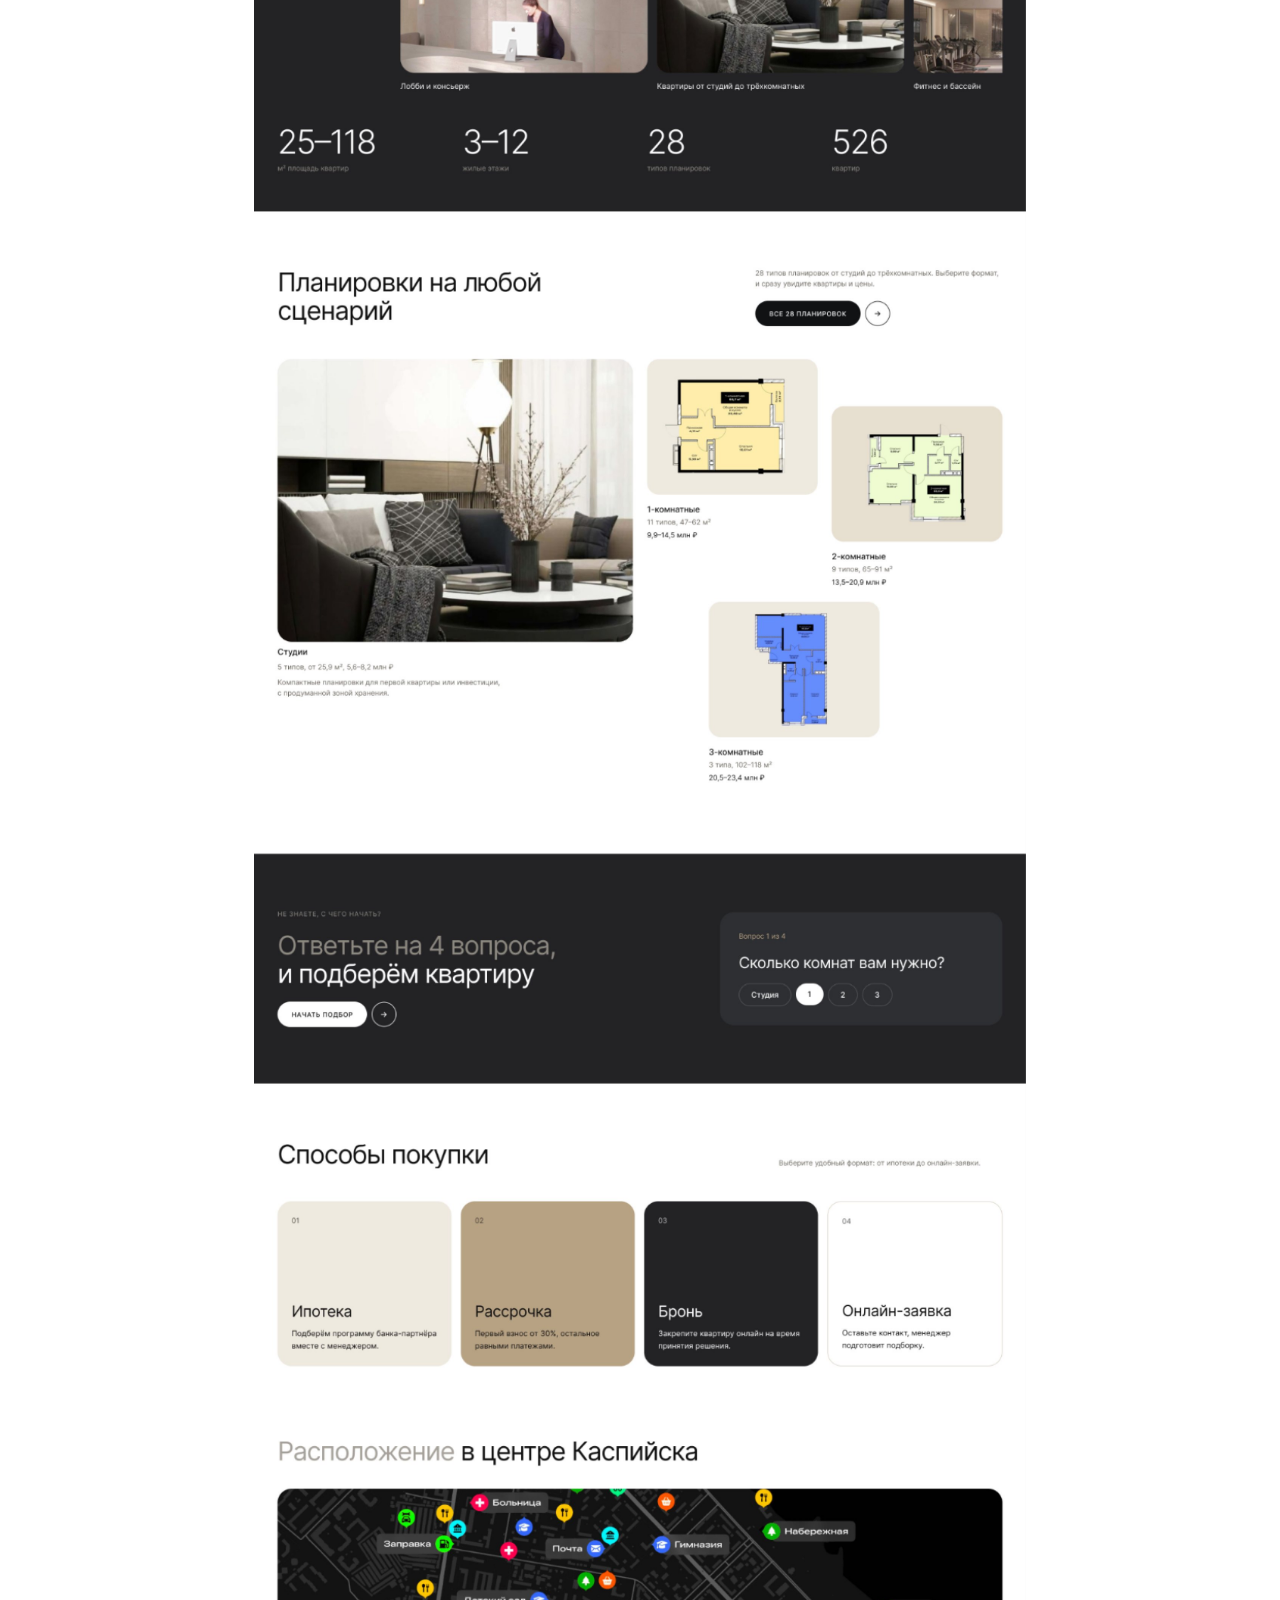
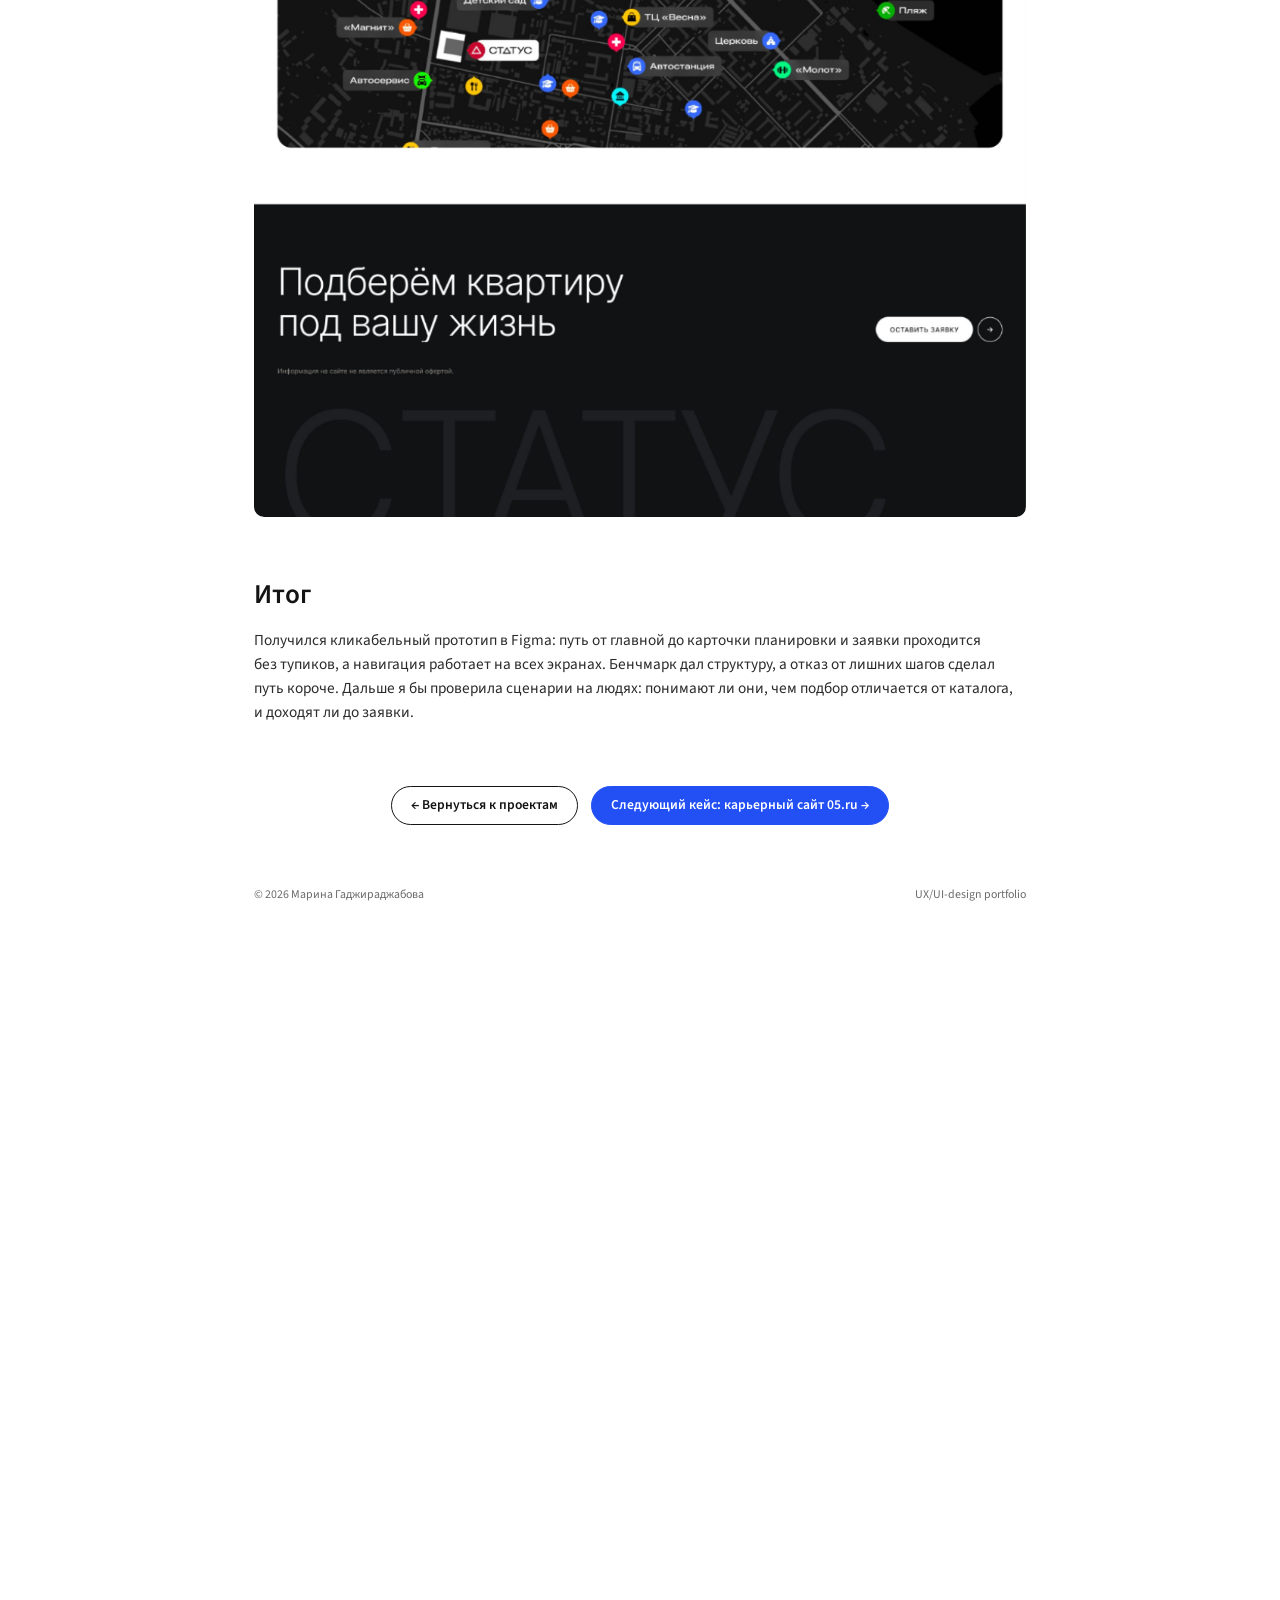
<file: status.html>
<!doctype html>
<html lang="ru">
<head>
<meta charset="utf-8">
<meta name="viewport" content="width=device-width, initial-scale=1">
<title>ЖК «Статус» — редизайн сайта выбора квартиры — кейс Марины Гаджираджабовой</title>
<meta name="description" content="Кейс UX/UI: концепт сайта жилого комплекса «Статус» — каталог планировок, подбор квартиры за четыре вопроса и способы покупки.">
<link rel="canonical" href="https://hellomarina.ru/status.html">
<meta property="og:type" content="website">
<meta property="og:title" content="ЖК «Статус» — редизайн сайта выбора квартиры — кейс Марины Гаджираджабовой">
<meta property="og:description" content="Кейс UX/UI: концепт сайта жилого комплекса «Статус» — каталог планировок, подбор квартиры за четыре вопроса и способы покупки.">
<meta property="og:url" content="https://hellomarina.ru/status.html">
<meta property="og:image" content="https://hellomarina.ru/img/status-cover.jpg">
<meta name="theme-color" content="#ffffff">
<link rel="icon" href="favicon.svg" type="image/svg+xml">
<link rel="preconnect" href="https://fonts.googleapis.com">
<link rel="preconnect" href="https://fonts.gstatic.com" crossorigin>
<link href="https://fonts.googleapis.com/css2?family=Anton&family=Source+Sans+3:wght@400;600;700&display=swap" rel="stylesheet">
<link rel="stylesheet" href="css/style.css">
<script src="js/site.js" defer></script>
<script src="js/lightbox.js" defer></script>
</head>
<body>
<a class="skip-link" href="#main">К содержимому</a>
<header class="site-header">
  <div class="container">
    <a class="logo" href="./" aria-label="Marina G — на главную">Marina G</a>
    <nav class="nav" aria-label="Основная навигация">
      <a href="https://drive.google.com/file/d/1amJtYeALXs5o37SQjydKWzFAjvZrSqd3/view?usp=sharing" target="_blank" rel="noopener">Резюме</a>
      <a class="nav-primary" href="https://t.me/marin_lrsn" target="_blank" rel="noopener">Телеграм</a>
    </nav>
  </div>
</header>

<main id="main" class="container">
  <div class="case-cover"><img src="img/status-cover.jpg" alt="Концепт сайта жилого комплекса «Статус» в Каспийске" width="2040" height="972" fetchpriority="high"></div>
  <header class="case-head">
    <h1 class="case-title">ЖК «Статус» — редизайн сайта выбора квартиры</h1>
    <p class="case-lead">Концепт сайта для жилого комплекса в Каспийске: каталог планировок, подбор квартиры за четыре вопроса и понятные способы покупки.</p>
  </header>
  <div class="summary"><div class="card"><p class="summary-label">Тип проекта</p><p class="summary-value">Концепт редизайна сайта жилого комплекса</p></div><div class="card"><p class="summary-label">Моя роль</p><p class="summary-value">UX/UI-дизайнер: исследование, структура, дизайн-система, UI, прототип</p></div><div class="card"><p class="summary-label">Платформа</p><p class="summary-value">Web, desktop</p></div></div>
  <section class="block"><h2 class="h2">О проекте</h2><div class="prose"><p>«Статус» — жилой комплекс в центре Каспийска: этажи 3–12, квартиры от студий до трёхкомнатных. Всё нужное для выбора лежит в буклете застройщика: планировки на одних страницах, цены на других, условия покупки на третьих. Я взяла этот материал и собрала из него сайт, на котором квартиру можно выбрать за несколько минут.</p></div><div class="cards-2"><div class="card"><h4 class="card-title">Проблема пользователя</h4><p class="card-text">Квартиру приходится искать по таблицам и PDF. Человеку нужно понять три вещи: что есть в доме, какая планировка подходит и сколько она стоит.</p></div><div class="card"><h4 class="card-title">Задача</h4><p class="card-text">Дать два понятных пути к одной квартире: каталог с фильтрами для тех, кто знает, что ищет, и простой подбор для тех, кто не хочет разбираться в планах.</p></div></div></section><section class="block"><h2 class="h2">Бенчмарк</h2><div class="prose"><p>Прежде чем рисовать экраны, я разобрала сайты двух застройщиков: Level и Брусника. Смотрела не на оформление, а на путь к квартире: с чего он начинается, сколько шагов проходит человек и какие данные видит на каждом из них.</p><p>Из этих сайтов я взяла структуру: главная с подбором, каталог, карточка планировки, простой подбор, способы покупки, описание дома, расположение и контакты. Основной сценарий получился таким: главная, каталог или подбор, карточка планировки, бронь или заявка.</p></div></section><section class="block"><h2 class="h2">Ключевые решения</h2><div class="prose"><p>Для каждого решения я проверяла один вопрос: помогает ли оно быстрее дойти до подходящей планировки.</p></div><div class="cards-2"><div class="card"><h4 class="card-title">Два пути к одной квартире</h4><p class="card-text">Каталог с фильтрами для тех, кто знает, что ищет, и подбор из четырёх вопросов для тех, кто не хочет разбираться в планах. Идея подбора пришла из «Простого выбора» Брусники.</p></div><div class="card"><h4 class="card-title">Способы покупки вместо калькулятора</h4><p class="card-text">Калькулятор платежа в месяц на первом шаге скорее отпугивает, чем помогает. Вместо него есть понятные способы покупки и менеджер, который подбирает программу вместе с клиентом.</p></div><div class="card"><h4 class="card-title">Цена по способам оплаты</h4><p class="card-text">В карточке планировки видны базовая цена, цена при полной оплате и цена в рассрочку. Разницу видно сразу, без расчётов. Эту идею я взяла у Брусники.</p></div><div class="card"><h4 class="card-title">Всё нужное в одной карточке</h4><p class="card-text">Площадь, этажи, цены и две кнопки, забронировать или задать вопрос менеджеру, собраны на одном экране, поэтому из карточки можно сразу перейти к заявке.</p></div></div></section><section class="block"><h2 class="h2">Дизайн-система</h2><div class="prose"><p>Цвет, типографика, отступы и радиусы заданы переменными, а компоненты собраны на автолейауте: шапка с состояниями активного пункта, карточка квартиры, карточка формата, пункты навигации, фильтры и шаги подбора. Все экраны собраны из этих компонентов, поэтому правка в одном месте меняет весь сайт.</p></div><figure class="figure"><img src="img/status-ds.jpg" alt="Дизайн-система сайта ЖК «Статус»: цвета, типографика и компоненты" width="2040" height="1631" loading="lazy" decoding="async"></figure></section><section class="block"><h2 class="h2">Экраны</h2><figure class="figure"><img src="img/status-screens-map.jpg" alt="Карта экранов сайта ЖК «Статус»" width="2040" height="1140" loading="lazy" decoding="async"></figure><section class="block-sm"><h3 class="h3">Главная</h3><div class="prose"><p>Первый экран показывает дом и сразу даёт параметры подбора: комнаты, стоимость и этаж. Ниже идут форматы квартир, быстрый подбор, способы покупки и расположение.</p></div></section><section class="block-sm"><h3 class="h3">Каталог</h3><div class="prose"><p>28 типов планировок с фильтрами по стоимости, площади, этажу и количеству комнат. Переключатель «Списком» и «Простой выбор» ведёт в подбор.</p></div></section><section class="block-sm"><h3 class="h3">Карточка планировки</h3><div class="prose"><p>Крупная планировка, выбор этажа, площадь и три цены. Рядом кнопки «Забронировать» и «Задать вопрос менеджеру», а ниже похожие планировки.</p></div></section><section class="block-sm"><h3 class="h3">Простой выбор</h3><div class="prose"><p>Четыре вопроса с прогрессом, а в конце три подходящие планировки, переход к карточке и ссылка на весь каталог.</p></div></section><section class="block-sm"><h3 class="h3">Способы покупки, о доме, расположение, контакты</h3><div class="prose"><p>Остальные экраны закрывают вопросы, которые возникают после выбора: как купить, что за дом, где он находится и как связаться с отделом продаж. Из любого места есть путь к заявке.</p></div></section><figure class="figure"><img src="img/status-home.jpg" alt="Главная страница сайта ЖК «Статус» целиком" width="2040" height="8380" loading="lazy" decoding="async"></figure></section><section class="block"><h2 class="h2">Итог</h2><div class="prose"><p>Получился кликабельный прототип в Figma: путь от главной до карточки планировки и заявки проходится без тупиков, а навигация работает на всех экранах. Бенчмарк дал структуру, а отказ от лишних шагов сделал путь короче. Дальше я бы проверила сценарии на людях: понимают ли они, чем подбор отличается от каталога, и доходят ли до заявки.</p></div></section>
</main>
<footer class="case-footer">
  <div class="container">
    <nav class="case-nav" aria-label="Навигация по кейсам">
      <a class="btn" href="./#projects">← Вернуться к проектам</a>
      <a class="btn btn-primary" href="careers-05ru.html">Следующий кейс: карьерный сайт 05.ru →</a>
    </nav>
  <div class="legal"><span>© 2026 Марина Гаджираджабова</span><span>UX/UI‑design portfolio</span></div>
  </div>
</footer>
</body>
</html>
</file>
<file: css/style.css>
/* hellomarina.ru — портфолио Марины Гаджираджабовой
   Токены взяты из макета Figma «Портфолио v2» */
:root {
  --bg: #ffffff;
  --accent: #2350f5;
  --ink: #141414;
  --heading: #141414;
  --body: #2b2b2b;
  --muted: #6b6b6b;
  --card-text: #2b2b2b;
  --line: #e6e6e6;
  --card: #ffffff;
  --placeholder: #f2f2f2;
  --radius: 12px;
  --content: 1020px;
  --gutter: 90px;
  --grid: 71%; /* как в макете 1440: 1020 из 1440 */
  --font: "Source Sans 3", system-ui, -apple-system, "Segoe UI", Roboto, sans-serif;
  --display: "Anton", Impact, "Arial Narrow", sans-serif;
}

*, *::before, *::after { box-sizing: border-box; }
html { -webkit-text-size-adjust: 100%; scroll-behavior: smooth; }
body {
  margin: 0;
  background: var(--bg);
  color: var(--body);
  font-family: var(--font);
  font-size: 18px;
  line-height: 1.45;
  -webkit-font-smoothing: antialiased;
  text-rendering: optimizeLegibility;
}
img { display: block; max-width: 100%; height: auto; }
a { color: inherit; }
h1, h2, h3, h4, p { margin: 0; }
ul { margin: 0; padding: 0; list-style: none; }

.container {
  width: 100%;
  /* одна сетка на всём сайте: ширина = ширина MARINA G ’26 в первом экране */
  width: min(var(--content), var(--grid));
  margin: 0 auto;
  padding: 0;
}

.skip-link {
  position: absolute; left: -9999px; top: 8px;
  background: var(--accent); color: #fff; padding: 8px 16px; border-radius: 999px; z-index: 10;
}
.skip-link:focus { left: 16px; }

:focus-visible { outline: 2px solid var(--accent); outline-offset: 3px; border-radius: 4px; }

/* ---------- Header ---------- */
.site-header .container {
  display: flex; align-items: center; justify-content: space-between;
  padding-top: 22px; padding-bottom: 22px;
}
.logo {
  display: inline-flex; align-items: center; min-height: 42px; padding: 0 20px;
  border: 1.5px solid var(--accent); border-radius: 999px;
  background: var(--accent); color: #fff; text-decoration: none;
  font-size: 16px; font-weight: 600; line-height: 24px;
  transition: background-color .2s ease, border-color .2s ease;
}
.logo:hover { background: #1a3fd1; border-color: #1a3fd1; }
.nav { display: flex; gap: 12px; }
.nav a {
  display: inline-flex; align-items: center; min-height: 42px; padding: 0 20px;
  border: 1.5px solid var(--ink); border-radius: 999px;
  color: var(--ink); text-decoration: none;
  font-size: 16px; font-weight: 600; line-height: 24px;
  transition: background-color .2s ease, color .2s ease, border-color .2s ease;
}
.nav a:hover { background: var(--ink); color: #fff; }

/* ---------- Hero (desktop: пропорции макета через container query units) ---------- */
.hero { container-type: inline-size; overflow-x: clip; }
.hero-name span, .m-name span { white-space: nowrap; }
.hero-canvas {
  /* композиция масштабируется целиком по ширине контента: MARINA G ’26 занимает
     ровно ту же ширину, что шапка и проекты. Координаты — из макета 1020×690 */
  --u: calc(100cqw / 1020);
  container-type: inline-size;
  position: relative;
  width: 100%;
  aspect-ratio: 1020 / 690;
  color: var(--ink);
}
.hero-canvas > * { position: absolute; margin: 0; }
.hero-role {
  left: 0; right: 0; top: 0; text-align: center;
  font-weight: 600; font-size: calc(22 * var(--u)); line-height: calc(28 * var(--u));
}
.hero-role span, .m-role span {
  display: inline-block; background: var(--accent); color: #fff; border-radius: 999px;
}
.hero-role span { padding: calc(5 * var(--u)) calc(16 * var(--u)); }
.hero-name {
  left: 0; right: 0; top: calc(52 * var(--u)); height: calc(298 * var(--u));
  font-family: var(--display); font-weight: 400; color: var(--ink);
  font-size: calc(276 * var(--u)); line-height: calc(298 * var(--u));
  letter-spacing: calc(-6.9 * var(--u));
}
.hero-name span { position: absolute; top: 0; left: 0; }
.hero-name span:nth-child(2) { left: calc(843 * var(--u)); }
.hero-year {
  left: calc(979 * var(--u)); top: calc(288 * var(--u));
  font-family: var(--display); font-size: calc(32 * var(--u)); line-height: 1; color: var(--ink);
}
.hero-photo {
  left: calc(237 * var(--u)); top: calc(232 * var(--u));
  width: calc(243 * var(--u)); height: calc(277 * var(--u));
  border-radius: calc(12 * var(--u)); object-fit: cover;
  box-shadow: 0 calc(12 * var(--u)) calc(30 * var(--u)) rgba(20, 20, 20, .18);
}
.hero-tools-label, .hero-skills-label { color: var(--muted); }
.hero-label, .hero-list {
  font-weight: 600; font-size: calc(11.4 * var(--u)); line-height: calc(15 * var(--u));
  text-transform: uppercase; white-space: nowrap;
}
.hero-tools-label { left: 0; top: calc(438 * var(--u)); }
.hero-tools { left: calc(105 * var(--u)); top: calc(438 * var(--u)); }
.hero-skills-label { left: calc(520 * var(--u)); top: calc(438 * var(--u)); }
.hero-skills { left: calc(521 * var(--u)); top: calc(576 * var(--u)); }
.hero-verbs {
  left: 0; top: 0; width: 100%; height: 100%; pointer-events: none;
  font-weight: 700; font-size: calc(24 * var(--u)); line-height: 1; text-transform: uppercase;
}
.hero-verbs span { position: absolute; white-space: nowrap; }
.hero-verbs span:nth-child(1) { left: calc(743 * var(--u)); top: calc(436 * var(--u)); }
.hero-verbs span:nth-child(2) { left: calc(781 * var(--u)); top: calc(460 * var(--u)); }
.hero-verbs span:nth-child(3) { left: calc(846 * var(--u)); top: calc(484 * var(--u)); }
.hero-verbs span:nth-child(4) { left: calc(809 * var(--u)); top: calc(509 * var(--u)); }
.hero-verbs span:nth-child(5) { left: calc(760 * var(--u)); top: calc(533 * var(--u)); }
.hero-mobile { display: none; }

/* ---------- Первый экран главной: фото и MARINA G по центру ---------- */
.poster { display: flex; flex-direction: column; align-items: center; text-align: center; padding-top: 102px; padding-bottom: 50px; }
.poster-photo { position: relative; z-index: 0; width: 200px; height: 200px; object-fit: cover; object-position: 50% 0%; animation: pop .9s var(--ease) .1s both; }
.poster-name { position: relative; z-index: 1; margin-top: -44px; font-family: var(--display); font-weight: 400; font-size: 156px; line-height: 1; letter-spacing: 0; color: var(--accent); white-space: nowrap; animation: rise-big .9s var(--ease) .25s both; }
.poster-lead { margin-top: 24px; color: var(--ink); font-size: 13px; font-weight: 600; line-height: 18px; text-transform: uppercase; animation: rise .6s var(--ease) .5s both; }

/* ---------- Sections ---------- */
.section { padding-top: 96px; }
.section:first-of-type { padding-top: 48px; }
.section-title {
  color: var(--heading); font-size: 22px; font-weight: 600; line-height: 1.2; letter-spacing: -0.3px;
  padding-bottom: 24px; border-bottom: 1px solid var(--line);
}

/* ---------- Project cards ---------- */
.projects { display: grid; gap: 56px; margin-top: 28px; }
.project { display: block; text-decoration: none; color: inherit; }
.project-cover {
  border-radius: var(--radius); overflow: hidden; background: var(--placeholder);
  aspect-ratio: 1020 / 554;
}
.project-cover img { width: 100%; height: 100%; object-fit: cover; transition: transform .5s ease; }
.project:hover .project-cover img { transform: scale(1.02); }
.project-details {
  display: grid; grid-template-columns: 1fr 470px; gap: 40px; padding-top: 20px;
}
.project-title { color: var(--heading); font-size: 24px; font-weight: 600; line-height: 1.2; letter-spacing: -0.5px; }
.project:hover .project-title { text-decoration: underline; text-underline-offset: 6px; text-decoration-thickness: 1.5px; }
.project-tags { color: var(--muted); font-size: 15px; line-height: 1.45; margin-top: 8px; }
.project-summary { color: var(--ink); font-size: 17px; line-height: 25px; }

/* ---------- Мини-концепты: горизонтальная карусель ---------- */
.section-head {
  display: flex; align-items: center; justify-content: space-between; gap: 16px;
  padding-bottom: 24px; border-bottom: 1px solid var(--line);
}
.section-head .section-title { padding-bottom: 0; border-bottom: 0; }
.carousel-nav { display: flex; gap: 12px; }
.carousel-btn {
  width: 44px; height: 44px; border-radius: 999px; padding: 0;
  border: 1.5px solid var(--accent); background: var(--accent); color: #fff;
  font: 20px/1 var(--font); cursor: pointer;
  display: inline-flex; align-items: center; justify-content: center;
  transition: background-color .2s ease, color .2s ease, opacity .2s ease;
}
.carousel-btn:hover:not(:disabled) { background: #1a3fd1; border-color: #1a3fd1; }
.carousel-btn:disabled { background: transparent; border-color: var(--ink); color: var(--ink); }
.carousel-btn:disabled { opacity: .35; cursor: default; }
.concepts-track {
  display: flex; gap: 20px; margin-top: 28px;
  overflow-x: auto; scroll-snap-type: x mandatory; scroll-behavior: smooth;
  overscroll-behavior-x: contain; -webkit-overflow-scrolling: touch;
  scrollbar-width: none;
}
.concepts-track::-webkit-scrollbar { display: none; }
.concept { flex: 0 0 600px; max-width: 85%; margin: 0; scroll-snap-align: start; }
.concept img { width: 100%; aspect-ratio: 2040 / 1109; object-fit: cover; border-radius: 8px; background: var(--placeholder); }
.concept-title { color: var(--heading); font-size: 18px; font-weight: 600; line-height: 26px; margin-top: 14px; }

/* ---------- About ---------- */
.about-text { margin-top: 24px; display: grid; gap: 16px; }
.about-text p { color: var(--ink); font-size: 18px; line-height: 28px; }

/* ---------- Experience ---------- */
.experience { margin-top: 0; }
.job {
  display: grid; grid-template-columns: 72px 1fr auto; gap: 28px; align-items: center;
  padding: 22px 0; border-bottom: 1px solid var(--line);
}
.job-logo { width: 72px; height: 72px; border-radius: var(--radius); object-fit: cover; }
.job-role { color: var(--heading); font-size: 18px; line-height: 24px; }
.job-desc { color: var(--muted); font-size: 15px; line-height: 22px; margin-top: 6px; }
.job-period { color: var(--muted); font-size: 15px; line-height: 22px; white-space: nowrap; }
.job-period-inline { display: none; }

/* ---------- Buttons ---------- */
.btn {
  display: inline-flex; align-items: center; justify-content: center; gap: 8px;
  min-height: 46px; padding: 10px 22px;
  border: 1.5px solid var(--ink); border-radius: 999px;
  color: var(--ink); text-decoration: none; font-size: 16px; font-weight: 600; line-height: 24px;
  transition: background-color .2s ease, color .2s ease, border-color .2s ease;
}
.btn:hover { background: var(--ink); color: #fff; }
.btn-primary { background: var(--accent); border-color: var(--accent); color: #fff; font-weight: 600; }
.btn-primary:hover { background: #1a3fd1; border-color: #1a3fd1; color: #fff; }

/* ---------- Footer ---------- */
.site-footer { padding-top: 96px; padding-bottom: 80px; }
.cta { display: grid; justify-items: center; text-align: center; gap: 16px; background: #f5f5f5; border-radius: 16px; padding: 56px 24px; }
.cta-title { color: var(--heading); font-size: 32px; font-weight: 600; line-height: 40px; }
.cta-text { color: #5e5e5e; font-size: 18px; line-height: 27px; }
.buttons { display: flex; gap: 16px; flex-wrap: wrap; justify-content: center; margin-top: 8px; }
.legal {
  display: flex; justify-content: space-between; gap: 16px;
  margin-top: 72px; color: var(--muted); font-size: 14px; line-height: 20px;
}

/* ---------- Case pages ---------- */
.case-cover { border-radius: var(--radius); overflow: hidden; aspect-ratio: 1020 / 486; background: var(--placeholder); }
.case-cover img { width: 100%; height: 100%; object-fit: cover; }
.case-head { padding-top: 64px; }
.case-title { color: var(--heading); font-size: 44px; font-weight: 700; line-height: 52px; letter-spacing: -0.5px; }
.case-lead { color: var(--muted); font-size: 19px; line-height: 28px; margin-top: 14px; }
.summary { display: grid; grid-template-columns: repeat(auto-fit, minmax(200px, 1fr)); gap: 40px; margin-top: 40px; }
/* Вариант А «линейки»: без плашек, только линия сверху */
.card { background: none; border: 0; border-top: 1px solid #d6d6d6; border-radius: 0; }
.summary .card { padding: 16px 0 0; border-top: 2px solid var(--ink); }
.summary-label { color: var(--muted); font-size: 12px; font-weight: 600; line-height: 18px; letter-spacing: .06em; text-transform: uppercase; }
.summary-value { color: var(--ink); font-size: 16px; line-height: 23px; margin-top: 8px; }

.block { padding-top: 72px; }
.block-sm { padding-top: 28px; }
.h2 { color: var(--heading); font-size: 32px; font-weight: 600; line-height: 40px; margin-bottom: 20px; }
.h3 { color: var(--heading); font-size: 21px; font-weight: 600; line-height: 28px; margin-bottom: 10px; }
.prose { display: grid; gap: 20px; }
.prose p { color: var(--body); font-size: 18px; line-height: 28px; }
.prose strong { color: var(--ink); font-weight: 700; }

.figure { margin: 28px 0 0; }
.figure img { width: 100%; border-radius: var(--radius); }
.figure-pair { display: grid; grid-template-columns: 1fr 1fr; gap: 24px; margin-top: 24px; }
.figure-pair img { width: 100%; border-radius: var(--radius); }
.scroll-x { overflow-x: auto; -webkit-overflow-scrolling: touch; }
.scroll-hint { display: none; }

.cards-2 { display: grid; grid-template-columns: 1fr 1fr; gap: 40px; margin-top: 24px; }
.cards-2 .card { padding: 20px 0 0; }
.card-title { color: var(--heading); font-size: 20px; font-weight: 600; line-height: 28px; }
.card-text { color: var(--body); font-size: 16px; line-height: 25px; margin-top: 10px; }
.card-text strong { color: var(--ink); font-weight: 700; }
.cards-2 .card.story { display: flex; align-items: center; }
.story .card-text { margin-top: 0; }

.metrics { display: grid; grid-template-columns: 1fr 1fr; gap: 24px 40px; margin-top: 24px; }
.metric { display: grid; grid-template-columns: minmax(104px, max-content) 1fr; gap: 20px; align-items: center; padding: 18px 0 0; }
.metric-name { color: var(--accent); font-weight: 700; font-size: 15px; line-height: 21px; }
.metric-text { color: var(--card-text); font-size: 15px; line-height: 21px; }

.bullets { display: grid; gap: 12px; margin: 8px 0; }
.bullets li { display: flex; gap: 16px; align-items: center; color: var(--body); font-size: 18px; line-height: 28px; }
.bullets img { width: 13px; height: 13px; flex: none; }

.decisions { display: grid; gap: 24px; }
.list { display: grid; gap: 8px; margin: 4px 0 20px; padding-left: 24px; list-style: disc; }
.list li { color: var(--body); font-size: 18px; line-height: 28px; padding-left: 4px; }
.list li::marker { color: var(--accent); }
.note .prose p { color: var(--muted); font-size: 16px; line-height: 24px; border-left: 2px solid var(--accent); padding-left: 16px; }
.fig-note { color: var(--muted); font-size: 14px; line-height: 20px; margin-top: 32px; }
.figure-3 { display: grid; grid-template-columns: repeat(3, 1fr); gap: 24px; margin-top: 28px; }
.figure-3 img { width: 100%; border-radius: var(--radius); }
/* Кейс карьерного сайта: тонкая обводка у каждого изображения */
img[src^="img/careers-"] { border: 1px solid #e3e3e3; }
.case-cover:has(img[src^="img/careers-"]) { border: 1px solid #e3e3e3; }
.case-cover img[src^="img/careers-"] { border: 0; }

.case-nav { display: flex; gap: 16px; justify-content: center; flex-wrap: wrap; }
.case-footer { padding-top: 72px; padding-bottom: 80px; }
.case-footer .legal { margin-top: 72px; }

/* ---------- Tablet ---------- */
@media (max-width: 1100px) {
  :root { --gutter: 48px; }
  .project-details { grid-template-columns: 1fr 1fr; }
}
@media (max-width: 900px) {
  :root { --grid: 84%; }
}

/* ---------- Mobile (макет 390) ---------- */
@media (max-width: 720px) {
  :root { --gutter: 20px; --grid: calc(100% - 40px); --radius: 8px; }
  body { font-size: 17px; }
  .site-header .container { padding-top: 16px; padding-bottom: 16px; }
  .logo { min-height: 38px; padding: 0 16px; font-size: 15px; line-height: 22px; }
  .nav { gap: 8px; }
  .nav a { min-height: 38px; padding: 0 16px; font-size: 15px; line-height: 22px; }

  .hero-canvas { display: none; }
  .poster { padding-top: 48px; padding-bottom: 0; }
  .poster-photo { width: 140px; height: 140px; }
  .poster-name { margin-top: -25px; font-size: 88px; }
  .poster-lead { margin-top: 16px; font-size: 11px; line-height: 15px; }
  .hero-mobile { display: block; padding-top: 8px; }
  /* координаты — из мобильного макета, ширина контента 350 */
  .m-canvas { --m: calc(100cqw / 350); position: relative; height: calc(297 * var(--m)); color: var(--ink); }
  .m-canvas > * { position: absolute; margin: 0; }
  .m-role {
    left: 0; right: 0; top: calc(8 * var(--m)); text-align: center;
    font-weight: 600; font-size: calc(14 * var(--m)); line-height: calc(20 * var(--m));
  }
  .m-role span { padding: calc(4 * var(--m)) calc(12 * var(--m)); }
  .m-name {
    left: 0; right: 0; top: calc(52 * var(--m)); height: calc(100 * var(--m));
    font-family: var(--display); font-size: calc(92 * var(--m)); line-height: calc(100 * var(--m));
    letter-spacing: calc(-2.5 * var(--m));
  }
  .m-name span { position: absolute; top: 0; left: 0; }
  .m-name span:nth-child(2) { left: calc(280 * var(--m)); }
  .m-year { left: calc(327 * var(--m)); top: calc(128 * var(--m)); font-family: var(--display); font-size: calc(15 * var(--m)); line-height: 1; }
  .m-photo {
    left: calc(79 * var(--m)); top: calc(111 * var(--m));
    width: calc(164 * var(--m)); height: calc(186 * var(--m)); object-fit: cover; border-radius: 8px;
    box-shadow: 0 8px 20px rgba(20, 20, 20, .18);
  }
  .m-lead { color: var(--ink); font-size: 17px; line-height: 26px; margin-top: 24px; }

  .section { padding-top: 64px; }
  .section:first-of-type { padding-top: 56px; }
  .section-title { font-size: 22px; padding-bottom: 20px; }
  .projects { gap: 48px; margin-top: 24px; }
  .project-details { grid-template-columns: 1fr; gap: 10px; padding-top: 16px; }
  .project-title { font-size: 26px; line-height: 32px; }
  .project-tags { font-size: 14px; line-height: 20px; margin-top: 6px; }
  .project-summary { font-size: 16px; line-height: 24px; }

  .section-head { padding-bottom: 20px; }
  .carousel-nav { display: none; }
  .concepts-track {
    gap: 12px; margin: 24px calc(-1 * var(--gutter)) 0;
    padding: 0 var(--gutter); scroll-padding-left: var(--gutter);
  }
  .concept { flex-basis: 300px; max-width: 82%; }
  .concept-title { font-size: 16px; line-height: 22px; margin-top: 10px; }

  .about-text { margin-top: 20px; gap: 16px; }
  .about-text p { font-size: 17px; line-height: 26px; }

  .job { grid-template-columns: 48px 1fr; gap: 16px; align-items: start; padding: 16px 0; }
  .job-logo { width: 48px; height: 48px; border-radius: 8px; }
  .job-role { font-size: 17px; line-height: 22px; }
  .job-period { display: none; }
  .job-period-inline { display: block; color: var(--muted); font-size: 14px; line-height: 20px; margin-top: 4px; }
  .job-desc { font-size: 14px; line-height: 20px; }

  .site-footer { padding-top: 64px; padding-bottom: 40px; }
  .cta { gap: 16px; padding: 40px 20px; }
  .cta-title { font-size: 26px; line-height: 32px; }
  .cta-text { font-size: 16px; line-height: 24px; }
  .buttons { flex-direction: column; width: 100%; gap: 12px; }
  .buttons .btn, .case-nav .btn { width: 100%; }
  .legal { margin-top: 48px; font-size: 13px; line-height: 18px; gap: 4px 12px; flex-wrap: wrap; }
  .legal span { white-space: nowrap; }

  .case-head { padding-top: 48px; }
  .case-title { font-size: 32px; line-height: 38px; letter-spacing: -0.3px; }
  .case-lead { font-size: 18px; line-height: 26px; }
  .summary { grid-template-columns: 1fr; gap: 24px; margin-top: 28px; }
  .block { padding-top: 48px; }
  .block-sm { padding-top: 24px; }
  .h2 { font-size: 26px; line-height: 32px; margin-bottom: 16px; }
  .h3 { font-size: 20px; line-height: 26px; }
  .prose { gap: 16px; }
  .prose p, .bullets li { font-size: 17px; line-height: 26px; }
  .bullets li { align-items: flex-start; gap: 12px; }
  .bullets img { margin-top: 6px; }
  .cards-2, .metrics, .figure-pair { grid-template-columns: 1fr; gap: 12px; }
  .figure-3 { gap: 8px; }
  .list li { font-size: 17px; line-height: 26px; }
  .cards-2 .card { padding: 18px 0 0; }
  .scroll-x img { cursor: zoom-in; }
  .card-title { font-size: 18px; line-height: 26px; }
  .card-text { font-size: 15px; line-height: 22px; }
  .metric { grid-template-columns: minmax(88px, max-content) 1fr; gap: 14px; padding: 16px 0 0; }
  .metric-name, .metric-text { font-size: 14px; line-height: 20px; }
  .figure { margin-top: 24px; }
  .scroll-x img { width: 700px; max-width: none; }
  .scroll-hint { display: block; color: var(--muted); font-size: 13px; line-height: 18px; margin-top: 8px; }
  .case-footer { padding-top: 64px; padding-bottom: 40px; }
  .case-nav { flex-direction: column; gap: 12px; }
  .case-footer .legal { margin-top: 48px; }
}

@media (prefers-reduced-motion: reduce) {
  html { scroll-behavior: auto; }
  .project-cover img { transition: none; }
}

/* ================= Motion ================= */
/* Плавный переход между страницами (Chrome, Edge, Safari 18.2+); в остальных браузерах — просто анимация входа */
@view-transition { navigation: auto; }
::view-transition-old(root) { animation: vt-out .28s ease both; }
::view-transition-new(root) { animation: vt-in .5s cubic-bezier(.2, .7, .2, 1) both; }
@keyframes vt-out { to { opacity: 0; transform: translateY(-8px); } }
@keyframes vt-in { from { opacity: 0; transform: translateY(12px); } }

@keyframes rise { from { opacity: 0; transform: translateY(18px); } to { opacity: 1; transform: none; } }
@keyframes rise-big { from { opacity: 0; transform: translateY(60px); } to { opacity: 1; transform: none; } }
@keyframes pop { from { opacity: 0; transform: translateY(24px) scale(.96) rotate(-2deg); } to { opacity: 1; transform: none; } }
@keyframes fade { from { opacity: 0; } to { opacity: 1; } }

:root { --ease: cubic-bezier(.2, .7, .2, 1); }
.site-header { animation: fade .6s ease both; }

/* Главная: первый экран собирается по очереди */
.hero-role { animation: rise .6s var(--ease) .05s both; }
.hero-name span, .m-name span { display: inline-block; animation: rise-big .9s var(--ease) both; }
.hero-name span:nth-child(1), .m-name span:nth-child(1) { animation-delay: .1s; }
.hero-name span:nth-child(2), .m-name span:nth-child(2) { animation-delay: .22s; }
.hero-photo, .m-photo { animation: pop .9s var(--ease) .35s both; }
.hero-tools-label, .hero-tools, .hero-skills-label, .hero-skills { animation: rise .6s var(--ease) .55s both; }
.hero-verbs span { animation: rise .5s var(--ease) both; }
.hero-verbs span:nth-child(1) { animation-delay: .6s; }
.hero-verbs span:nth-child(2) { animation-delay: .67s; }
.hero-verbs span:nth-child(3) { animation-delay: .74s; }
.hero-verbs span:nth-child(4) { animation-delay: .81s; }
.hero-verbs span:nth-child(5) { animation-delay: .88s; }
.m-role { animation: rise .6s var(--ease) .05s both; }
.hero-year, .m-year { animation: rise .6s var(--ease) .3s both; }
.m-lead { animation: rise .6s var(--ease) .6s both; }
/* «Проекты» появляется последним, после глаголов */
#projects-title { animation: rise .5s var(--ease) .5s both; }
#projects .project:first-child { animation: rise .6s var(--ease) .6s both; }

/* Кейс: обложка, заголовок и карточки-сводки */
.case-cover { animation: rise .8s var(--ease) .05s both; }
.case-head { animation: rise .7s var(--ease) .18s both; }
.summary { animation: rise .7s var(--ease) .3s both; }

/* Появление блоков при прокрутке: скрываются только те, что ниже первого экрана и только когда работает JS */
.reveal-wait { opacity: 0; transform: translateY(28px); }
.reveal-in { opacity: 1; transform: none; transition: opacity .8s var(--ease), transform .8s var(--ease); }

/* Картинки проявляются по мере загрузки */
img.img-wait { opacity: 0; }
img.img-in { opacity: 1; transition: opacity .6s ease, transform .5s ease; }

@media (prefers-reduced-motion: reduce) {
  *, *::before, *::after { animation: none !important; transition: none !important; }
  ::view-transition-old(root), ::view-transition-new(root) { animation: none !important; }
  .reveal-wait, img.img-wait { opacity: 1 !important; transform: none !important; }
}

/* ================= Lightbox: увеличение картинок в кейсах ================= */
.zoomable { cursor: zoom-in; }
.lb {
  position: fixed; inset: 0; z-index: 100;
  background: rgba(10, 10, 10, .94);
  display: flex; align-items: center; justify-content: center;
  overflow: auto; overscroll-behavior: contain;
  opacity: 0; transition: opacity .25s ease;
}
.lb.lb-open { opacity: 1; }
.lb-img {
  display: block; max-width: calc(100vw - 48px); max-height: calc(100vh - 48px); max-height: calc(100dvh - 48px);
  width: auto; height: auto; object-fit: contain;
  border-radius: 8px; cursor: zoom-in;
  transform: scale(.96); transition: transform .3s var(--ease);
}
.lb.lb-open .lb-img { transform: none; }
.lb.lb-full { display: block; padding: 24px; }
.lb.lb-full .lb-img { max-width: none; max-height: none; margin: 0 auto; cursor: zoom-out; }
.lb-close {
  position: fixed; top: 16px; right: 16px; z-index: 101;
  width: 44px; height: 44px; border-radius: 999px; border: 1.5px solid #fff;
  background: rgba(18, 18, 18, .8); color: #fff;
  font-size: 26px; line-height: 1; cursor: pointer;
  display: flex; align-items: center; justify-content: center;
}
.lb-close:hover { background: #fff; color: #141414; }
.lb-hint {
  position: fixed; left: 50%; bottom: 16px; transform: translateX(-50%); z-index: 101;
  color: var(--muted); font-size: 13px; line-height: 18px; white-space: nowrap;
  background: rgba(18, 18, 18, .8); padding: 6px 12px; border-radius: 999px; pointer-events: none;
}
html.lb-lock, html.lb-lock body { overflow: hidden; }
@media (max-width: 720px) {
  .lb-img { max-width: 100vw; border-radius: 0; }
  .lb.lb-full { padding: 12px; }
}

/* ================= Масштаб десктопа: весь сайт на 15% компактнее макета 1200 =================
   Мобилка (до 720 px) без изменений. Сетка = ширина MARINA G ’26: 867 px на широком экране. */
@media (min-width: 721px) {
  html { zoom: 0.85; }
  :root { --grid: 60.35%; }
}
@media (min-width: 721px) and (max-width: 900px) {
  :root { --grid: 71.4%; }
}
</file>
